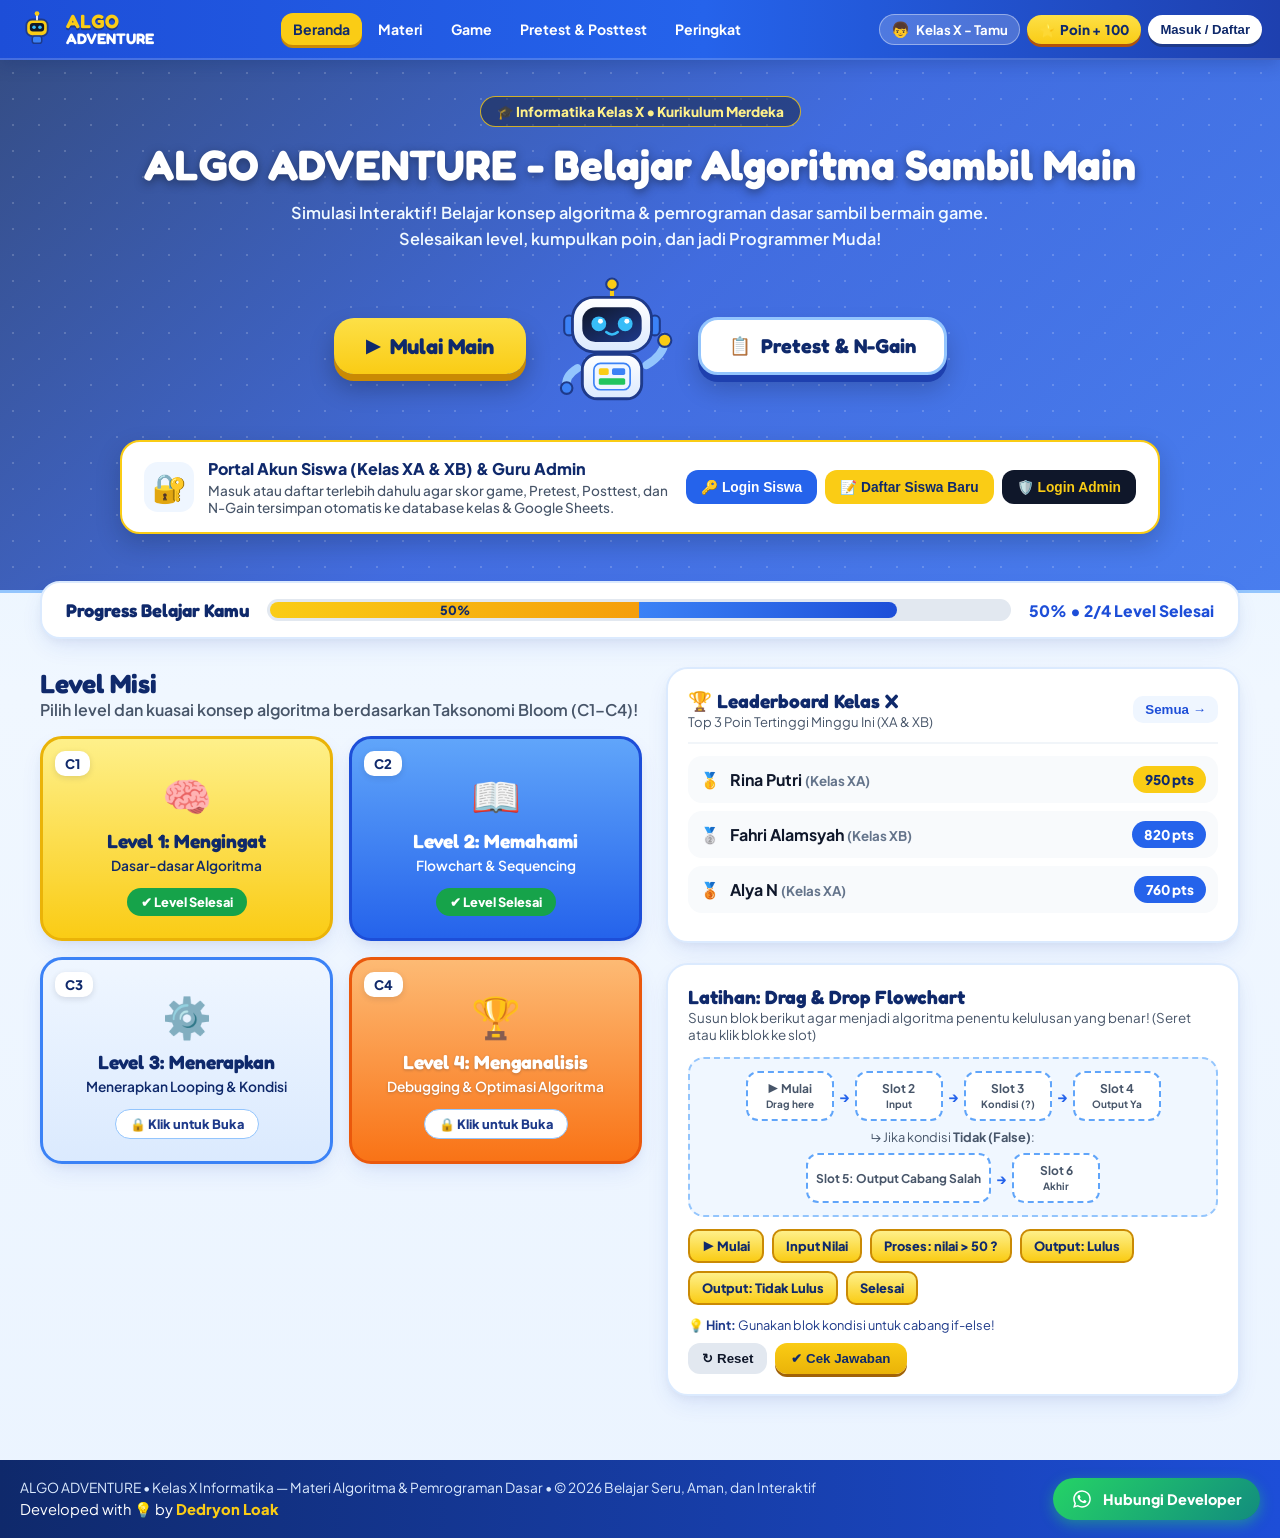
<file: index.html>
<!DOCTYPE html>
<html lang="id">
<head>
  <meta charset="UTF-8" />
  <meta name="viewport" content="width=device-width, initial-scale=1.0" />
  <title>ALGO ADVENTURE — Belajar Algoritma Sambil Main (Kelas X Informatika)</title>
  <link rel="preconnect" href="https://fonts.googleapis.com" />
  <link rel="preconnect" href="https://fonts.gstatic.com" crossorigin />
  <link href="https://fonts.googleapis.com/css2?family=Fredoka:wght@500;600;700&family=Plus+Jakarta+Sans:wght@400;500;600;700;800&display=swap" rel="stylesheet" />
  <link rel="stylesheet" href="css/style.css" />
</head>
<body>

  <!-- NAVBAR -->
  <header class="navbar">
    <div class="nav-container">
      <div class="brand" onclick="switchPage('beranda')">
        <div class="brand-logo" aria-hidden="true">
          <svg viewBox="0 0 64 64" width="38" height="38">
            <rect x="14" y="16" width="36" height="28" rx="10" fill="#FACC15" stroke="#1E3A8A" stroke-width="3"/>
            <line x1="32" y1="6" x2="32" y2="16" stroke="#FFFFFF" stroke-width="3" stroke-linecap="round"/>
            <circle cx="32" cy="6" r="4" fill="#FACC15"/>
            <rect x="20" y="22" width="24" height="14" rx="5" fill="#0F172A"/>
            <circle cx="27" cy="29" r="3" fill="#38BDF8"/>
            <circle cx="37" cy="29" r="3" fill="#38BDF8"/>
            <rect x="24" y="44" width="16" height="12" rx="4" fill="#3B82F6" stroke="#1E3A8A" stroke-width="2.5"/>
          </svg>
        </div>
        <div class="brand-text">
          <span class="brand-top">ALGO</span>
          <span class="brand-bottom">ADVENTURE</span>
        </div>
      </div>

      <nav class="nav-links" id="navLinks">
        <button class="nav-btn active" data-page="beranda" onclick="switchPage('beranda')">Beranda</button>
        <button class="nav-btn" data-page="materi" onclick="switchPage('materi')">Materi</button>
        <button class="nav-btn" data-page="game" onclick="switchPage('game')">Game</button>
        <button class="nav-btn" data-page="pretest" onclick="switchPage('pretest')">Pretest &amp; Posttest</button>
        <button class="nav-btn" data-page="peringkat" onclick="switchPage('peringkat')">Peringkat</button>
        <button class="nav-btn admin-nav-btn hidden" id="navAdminBtn" data-page="admin" onclick="switchPage('admin')">🛡️ Panel Admin</button>
      </nav>

      <div class="user-status">
        <div class="user-pill" onclick="openAuthModal()" title="Klik untuk Login / Ganti Akun">
          <span class="user-avatar" id="navUserAvatar">👦</span>
          <span id="navUserLabel">Tamu (Klik Login)</span>
        </div>
        <div class="points-pill" id="pointsPill">
          <span>⭐</span> Poin +<span id="totalPoints">100</span>
        </div>
        <button class="auth-action-btn" id="navAuthBtn" onclick="openAuthModal()">Masuk / Daftar</button>
      </div>
    </div>
  </header>

  <!-- ==================== HALAMAN 1: BERANDA ==================== -->
  <main id="page-beranda" class="page-section active">
    <section class="hero-section">
      <div class="hero-school-bg" id="heroSchoolBg"></div>
      <div class="hero-blue-overlay" id="heroBlueOverlay"></div>
      <div class="hero-circuit-pattern"></div>

      <div class="hero-content">
        <div class="hero-badge">🎓 Informatika Kelas X • Kurikulum Merdeka</div>
        <h1 class="hero-title">ALGO ADVENTURE - Belajar Algoritma Sambil Main</h1>
        <p class="hero-subtitle">
          Simulasi Interaktif! Belajar konsep algoritma &amp; pemrograman dasar sambil bermain game.<br />
          Selesaikan level, kumpulkan poin, dan jadi Programmer Muda!
        </p>

        <div class="hero-cta-row">
          <button class="btn-hero-play" onclick="openMissionModal(1)">
            <span class="play-triangle">▶</span> Mulai Main
          </button>

          <div class="hero-mascot" title="Halo! Aku AlgoBot, pemandu belajarmu!">
            <svg viewBox="0 0 160 165" width="132" height="136">
              <defs>
                <linearGradient id="botBody" x1="0" y1="0" x2="0" y2="1">
                  <stop offset="0%" stop-color="#FFFFFF"/>
                  <stop offset="100%" stop-color="#DBEAFE"/>
                </linearGradient>
                <linearGradient id="botVisor" x1="0" y1="0" x2="1" y2="1">
                  <stop offset="0%" stop-color="#0F172A"/>
                  <stop offset="100%" stop-color="#1E3A8A"/>
                </linearGradient>
              </defs>
              <line x1="80" y1="12" x2="80" y2="28" stroke="#FACC15" stroke-width="5" stroke-linecap="round"/>
              <circle cx="80" cy="10" r="7" fill="#FACC15" stroke="#1E3A8A" stroke-width="2.5"/>
              <rect x="22" y="48" width="12" height="24" rx="6" fill="#3B82F6" stroke="#1E3A8A" stroke-width="2.5"/>
              <rect x="126" y="48" width="12" height="24" rx="6" fill="#3B82F6" stroke="#1E3A8A" stroke-width="2.5"/>
              <rect x="32" y="26" width="96" height="66" rx="26" fill="url(#botBody)" stroke="#1E3A8A" stroke-width="3.5"/>
              <rect x="44" y="38" width="72" height="42" rx="16" fill="url(#botVisor)"/>
              <circle cx="64" cy="58" r="9" fill="#38BDF8"/>
              <circle cx="66" cy="55" r="3" fill="#FFFFFF"/>
              <circle cx="96" cy="58" r="9" fill="#38BDF8"/>
              <circle cx="98" cy="55" r="3" fill="#FFFFFF"/>
              <path d="M 73 68 Q 80 74 87 68" stroke="#38BDF8" stroke-width="3" fill="none" stroke-linecap="round"/>
              <path d="M 38 112 Q 22 122 25 135" stroke="#93C5FD" stroke-width="10" stroke-linecap="round" fill="none"/>
              <circle cx="25" cy="136" r="7" fill="#3B82F6" stroke="#1E3A8A" stroke-width="2.5"/>
              <path d="M 122 108 Q 142 96 144 80" stroke="#93C5FD" stroke-width="10" stroke-linecap="round" fill="none"/>
              <circle cx="144" cy="78" r="8" fill="#FACC15" stroke="#1E3A8A" stroke-width="2.5"/>
              <rect x="44" y="95" width="72" height="54" rx="18" fill="url(#botBody)" stroke="#1E3A8A" stroke-width="3.5"/>
              <rect x="58" y="106" width="44" height="32" rx="8" fill="#EFF6FF" stroke="#3B82F6" stroke-width="2"/>
              <rect x="64" y="112" width="12" height="8" rx="2" fill="#FACC15"/>
              <rect x="80" y="112" width="16" height="8" rx="2" fill="#3B82F6"/>
              <rect x="64" y="124" width="32" height="8" rx="2" fill="#22C55E"/>
            </svg>
          </div>

          <button class="btn-hero-pretest" onclick="switchPage('pretest')">
            <span class="clipboard-icon">📋</span> Pretest &amp; N-Gain
          </button>
        </div>

        <!-- CARD STATUS LOGIN / REGISTRASI SISWA & ADMIN -->
        <div class="auth-banner-card" id="authBannerCard">
          <div class="auth-banner-left">
            <div class="auth-banner-icon">🔐</div>
            <div>
              <h3 id="authBannerTitle">Portal Akun Siswa (Kelas XA &amp; XB) &amp; Guru Admin</h3>
              <p id="authBannerDesc">Masuk atau daftar terlebih dahulu agar skor game, Pretest, Posttest, dan N-Gain tersimpan otomatis ke database kelas &amp; Google Sheets.</p>
            </div>
          </div>
          <div class="auth-banner-actions" id="authBannerActions">
            <button class="btn-login-pill" onclick="openAuthModal('login')">🔑 Login Siswa</button>
            <button class="btn-register-pill" onclick="openAuthModal('register')">📝 Daftar Siswa Baru</button>
            <button class="btn-admin-pill" onclick="openAuthModal('admin')">🛡️ Login Admin</button>
          </div>
        </div>
      </div>
    </section>

    <div class="main-container">
      <!-- PROGRESS BAR -->
      <section class="progress-card">
        <div class="progress-title">Progress Belajar Kamu</div>
        <div class="progress-bar-wrapper">
          <div class="progress-track">
            <div class="progress-fill-yellow" id="progressYellow" style="width: 40%;">
              <span id="progressBadgeText">40%</span>
            </div>
            <div class="progress-fill-blue" id="progressBlue" style="width: 30%;"></div>
          </div>
        </div>
        <div class="progress-summary" id="progressSummaryText">40% • 2/4 Level Selesai</div>
      </section>

      <!-- GRID UTAMA 2 KOLOM -->
      <div class="dashboard-grid">
        <!-- KIRI: 4 LEVEL MISI (C1-C4) -->
        <section class="missions-column">
          <div class="section-header">
            <h2>Level Misi</h2>
            <p>Pilih level dan kuasai konsep algoritma berdasarkan Taksonomi Bloom (C1–C4)!</p>
          </div>

          <div class="missions-grid">
            <div class="mission-card card-c1" id="card-level-1" onclick="openMissionModal(1)">
              <span class="bloom-badge">C1</span>
              <div class="mission-icon">🧠</div>
              <h3>Level 1: Mengingat</h3>
              <p class="mission-sub">Dasar-dasar Algoritma</p>
              <div class="mission-status status-ready" id="status-level-1">✦ Siap Dimainkan</div>
            </div>

            <div class="mission-card card-c2" id="card-level-2" onclick="openMissionModal(2)">
              <span class="bloom-badge">C2</span>
              <div class="mission-icon">📖</div>
              <h3>Level 2: Memahami</h3>
              <p class="mission-sub">Flowchart &amp; Sequencing</p>
              <div class="mission-status status-active" id="status-level-2">▶ Sedang Berjalan</div>
            </div>

            <div class="mission-card card-c3" id="card-level-3" onclick="openMissionModal(3)">
              <span class="bloom-badge">C3</span>
              <div class="mission-icon">⚙️</div>
              <h3>Level 3: Menerapkan</h3>
              <p class="mission-sub">Menerapkan Looping &amp; Kondisi</p>
              <div class="mission-status status-locked" id="status-level-3">🔒 Klik untuk Buka</div>
            </div>

            <div class="mission-card card-c4" id="card-level-4" onclick="openMissionModal(4)">
              <span class="bloom-badge">C4</span>
              <div class="mission-icon">🏆</div>
              <h3>Level 4: Menganalisis</h3>
              <p class="mission-sub">Debugging &amp; Optimasi Algoritma</p>
              <div class="mission-status status-locked" id="status-level-4">🔒 Klik untuk Buka</div>
            </div>
          </div>
        </section>

        <!-- KANAN: LEADERBOARD & DRAG DROP FLOWCHART -->
        <section class="right-column">
          <div class="leaderboard-card">
            <div class="leaderboard-header">
              <div>
                <h3>🏆 Leaderboard Kelas X</h3>
                <p>Top 3 Poin Tertinggi Minggu Ini (XA &amp; XB)</p>
              </div>
              <button class="btn-mini-link" onclick="switchPage('peringkat')">Semua →</button>
            </div>
            <div class="leaderboard-list" id="miniLeaderboard"></div>
          </div>

          <div class="flowchart-card">
            <div class="flowchart-header">
              <h3>Latihan: Drag &amp; Drop Flowchart</h3>
              <p>Susun blok berikut agar menjadi algoritma penentu kelulusan yang benar! (Seret atau klik blok ke slot)</p>
            </div>

            <div class="flowchart-workspace">
              <div class="flow-row top-row">
                <div class="drop-slot" data-slot="0" id="slot-0" onclick="handleSlotClick(0)">
                  <span class="slot-placeholder">▶ Mulai<br/><small>Drag here</small></span>
                </div>
                <span class="flow-arrow">→</span>
                <div class="drop-slot" data-slot="1" id="slot-1" onclick="handleSlotClick(1)">
                  <span class="slot-placeholder">Slot 2<br/><small>Input</small></span>
                </div>
                <span class="flow-arrow">→</span>
                <div class="drop-slot" data-slot="2" id="slot-2" onclick="handleSlotClick(2)">
                  <span class="slot-placeholder">Slot 3<br/><small>Kondisi (?)</small></span>
                </div>
                <span class="flow-arrow">→</span>
                <div class="drop-slot" data-slot="3" id="slot-3" onclick="handleSlotClick(3)">
                  <span class="slot-placeholder">Slot 4<br/><small>Output Ya</small></span>
                </div>
              </div>

              <div class="flow-branch-indicator">
                <span>↳ Jika kondisi <b>Tidak (False)</b>:</span>
              </div>

              <div class="flow-row bottom-row">
                <div class="drop-slot wide-slot" data-slot="4" id="slot-4" onclick="handleSlotClick(4)">
                  <span class="slot-placeholder">Slot 5: Output Cabang Salah</span>
                </div>
                <span class="flow-arrow">→</span>
                <div class="drop-slot" data-slot="5" id="slot-5" onclick="handleSlotClick(5)">
                  <span class="slot-placeholder">Slot 6<br/><small>Akhir</small></span>
                </div>
              </div>
            </div>

            <div class="block-bank" id="blockBank"></div>

            <div class="flowchart-footer">
              <div class="hint-text">💡 <b>Hint:</b> Gunakan blok kondisi untuk cabang if-else!</div>
              <div class="flowchart-actions">
                <button class="btn-reset" onclick="resetFlowchart()">↻ Reset</button>
                <button class="btn-check" onclick="checkFlowchart()">✔ Cek Jawaban</button>
              </div>
            </div>

            <div id="flowchartFeedback" class="feedback-banner hidden"></div>
          </div>
        </section>
      </div>
    </div>
  </main>

  <!-- ==================== HALAMAN 2: MATERI ==================== -->
  <main id="page-materi" class="page-section">
    <div class="main-container">
      <div class="page-hero-banner">
        <h2>📚 Modul Materi Algoritma &amp; Pemrograman Dasar (Kelas X)</h2>
        <p>Pelajari ringkasan konsep dari C1 hingga C4 sebelum mengerjakan Pretest, Misi, dan Posttest.</p>
      </div>

      <div class="materi-grid">
        <article class="materi-box border-yellow">
          <span class="tag-bloom bg-yellow">C1 • Mengingat</span>
          <h3>1. Pengertian &amp; Ciri-Ciri Algoritma</h3>
          <p><b>Algoritma</b> adalah urutan langkah-langkah logis dan sistematis untuk menyelesaikan suatu masalah tertentu.</p>
          <ul>
            <li><b>Finiteness (Keterbatasan):</b> Algoritma harus berhenti setelah sejumlah langkah terbatas.</li>
            <li><b>Definiteness (Kepastian):</b> Setiap langkah didefinisikan secara jelas dan tidak ambigu.</li>
            <li><b>Input &amp; Output:</b> Memiliki nol atau lebih masukan dan minimal satu keluaran.</li>
            <li><b>Effectiveness (Efektivitas):</b> Setiap langkah sederhana dan dapat dikerjakan dalam waktu masuk akal.</li>
          </ul>
        </article>

        <article class="materi-box border-blue">
          <span class="tag-bloom bg-blue">C2 • Memahami</span>
          <h3>2. Simbol Flowchart &amp; Notasi Algoritma</h3>
          <p>Algoritma dapat disajikan menggunakan <b>Kalimat Deskriptif</b>, <b>Pseudocode</b>, maupun <b>Flowchart (Diagram Alir)</b>.</p>
          <ul>
            <li><b>Terminator (Oval):</b> Menyatakan titik <i>Mulai (Start)</i> dan <i>Selesai (End)</i>.</li>
            <li><b>Input / Output (Jajar Genjang):</b> Proses membaca data masukan atau menampilkan hasil.</li>
            <li><b>Proses (Persegi Panjang):</b> Pengolahan data atau perhitungan matematis.</li>
            <li><b>Decision / Kondisi (Belah Ketupat):</b> Percabangan keputusan (Ya / Tidak).</li>
          </ul>
        </article>

        <article class="materi-box border-cyan">
          <span class="tag-bloom bg-cyan">C3 • Menerapkan</span>
          <h3>3. Struktur Kontrol: Percabangan &amp; Perulangan</h3>
          <p>Dalam pemrograman dasar, alur eksekusi dikendalikan oleh tiga struktur utama:</p>
          <ul>
            <li><b>Runtunan (Sequence):</b> Instruksi dijalankan berurutan dari atas ke bawah.</li>
            <li><b>Percabangan (Selection / If-Else):</b> Memilih aksi berdasarkan kondisi logika (misal: <code>nilai &gt; 50</code>).</li>
            <li><b>Perulangan (Looping / For &amp; While):</b> Mengulang blok instruksi selama kondisi terpenuhi.</li>
          </ul>
        </article>

        <article class="materi-box border-orange">
          <span class="tag-bloom bg-orange">C4 • Menganalisis</span>
          <h3>4. Tracing, Debugging &amp; Efisiensi Algoritma</h3>
          <p>Kemampuan menganalisis jalannya program untuk menemukan kesalahan (<i>bug</i>) dan memilih solusi paling efisien.</p>
          <ul>
            <li><b>Syntax Error:</b> Kesalahan penulisan aturan bahasa pemrograman.</li>
            <li><b>Logic Error:</b> Program berjalan tanpa crash, tetapi output keliru akibat salah rumus atau kondisi.</li>
            <li><b>Infinite Loop:</b> Perulangan tanpa henti karena kondisi berhenti tidak pernah tercapai.</li>
          </ul>
        </article>
      </div>
    </div>
  </main>

  <!-- ==================== HALAMAN 3: GAME ARENA ==================== -->
  <main id="page-game" class="page-section">
    <div class="main-container">
      <div class="page-hero-banner">
        <h2>🎮 Arena Tantangan Algoritma</h2>
        <p>Selesaikan keempat level misi C1–C4 untuk mencapai 100% Progress Belajar!</p>
      </div>

      <div class="missions-grid arena-grid">
        <div class="mission-card card-c1" onclick="openMissionModal(1)">
          <span class="bloom-badge">C1</span>
          <div class="mission-icon">🧠</div>
          <h3>Level 1: Mengingat</h3>
          <p class="mission-sub">Kuis Cepat Konsep Dasar Algoritma</p>
          <div class="mission-status status-ready" id="arena-status-1">▶ Mainkan Misi 1 (+100 Poin)</div>
        </div>
        <div class="mission-card card-c2" onclick="openMissionModal(2)">
          <span class="bloom-badge">C2</span>
          <div class="mission-icon">📖</div>
          <h3>Level 2: Memahami</h3>
          <p class="mission-sub">Tebak Fungsi Simbol Flowchart</p>
          <div class="mission-status status-active" id="arena-status-2">▶ Mainkan Misi 2 (+120 Poin)</div>
        </div>
        <div class="mission-card card-c3" onclick="openMissionModal(3)">
          <span class="bloom-badge">C3</span>
          <div class="mission-icon">⚙️</div>
          <h3>Level 3: Menerapkan</h3>
          <p class="mission-sub">Simulasi Output Percabangan &amp; Loop</p>
          <div class="mission-status status-ready" id="arena-status-3">▶ Mainkan Misi 3 (+150 Poin)</div>
        </div>
        <div class="mission-card card-c4" onclick="openMissionModal(4)">
          <span class="bloom-badge">C4</span>
          <div class="mission-icon">🏆</div>
          <h3>Level 4: Menganalisis</h3>
          <p class="mission-sub">Detektif Bug &amp; Optimasi Logika</p>
          <div class="mission-status status-ready" id="arena-status-4">▶ Mainkan Misi 4 (+200 Poin)</div>
        </div>
      </div>
    </div>
  </main>

  <!-- ==================== HALAMAN 4: PRETEST, POSTTEST & N-GAIN ==================== -->
  <main id="page-pretest" class="page-section">
    <div class="main-container">
      <div class="page-hero-banner">
        <h2>📝 Evaluasi Pembelajaran: Pretest, Posttest &amp; Kalkulator N-Gain</h2>
        <p>Ukur pemahaman awal (20 Soal C1–C4) dan pemahaman akhir untuk menghitung peningkatan belajar (Normalized Gain) secara otomatis.</p>
      </div>

      <div class="ngain-dashboard">
        <div class="ngain-stat-card">
          <span class="stat-label">Skor Pretest (20 Soal)</span>
          <div class="stat-value text-blue" id="displayPretestScore">-</div>
          <span class="stat-sub" id="displayPretestDetail">Belum dikerjakan</span>
        </div>

        <div class="ngain-stat-card">
          <span class="stat-label">Skor Posttest (20 Soal)</span>
          <div class="stat-value text-amber" id="displayPosttestScore">-</div>
          <span class="stat-sub" id="displayPosttestDetail">Belum dikerjakan</span>
        </div>

        <div class="ngain-stat-card highlight-ngain">
          <span class="stat-label">Nilai N-Gain (g)</span>
          <div class="stat-value" id="displayNGainValue">-</div>
          <span class="ngain-badge" id="displayNGainCategory">Menunggu Pretest &amp; Posttest</span>
        </div>
      </div>

      <div class="ngain-formula-box">
        <div class="formula-info">
          <h4>📐 Rumus Normalized Gain (Hake, 1998)</h4>
          <p class="formula-math">
            <code>N-Gain (g) = (Skor Posttest − Skor Pretest) / (Skor Maksimal [100] − Skor Pretest)</code>
          </p>
          <div class="criteria-pills">
            <span class="crit-pill high"><b>g ≥ 0,70</b> : Tinggi (High Gain)</span>
            <span class="crit-pill med"><b>0,30 ≤ g &lt; 0,70</b> : Sedang (Medium Gain)</span>
            <span class="crit-pill low"><b>g &lt; 0,30</b> : Rendah (Low Gain)</span>
          </div>
        </div>
        <div class="test-launch-buttons">
          <button class="btn-start-test btn-pre" onclick="startQuiz('pretest')">📋 Mulai Pretest (20 Soal)</button>
          <button class="btn-start-test btn-post" onclick="startQuiz('posttest')">🚀 Mulai Posttest (20 Soal)</button>
        </div>
      </div>

      <div id="bloomBreakdownCard" class="bloom-breakdown-card hidden">
        <h3>📊 Analisis Capaian per Level Kognitif (C1 – C4)</h3>
        <div class="bloom-bars-grid" id="bloomBarsContainer"></div>
      </div>

      <div id="quizWorkspace" class="quiz-workspace hidden">
        <div class="quiz-topbar">
          <div>
            <span class="quiz-mode-badge" id="quizModeBadge">PRETEST</span>
            <h3 id="quizHeaderTitle">Pretest Algoritma Dasar (20 Soal C1–C4)</h3>
          </div>
          <div class="quiz-counter" id="quizAnsweredCount">Terjawab: 0 / 20</div>
        </div>

        <div class="question-nav-pills" id="questionNavPills"></div>

        <div id="questionsContainer" class="questions-list"></div>

        <div class="quiz-submit-bar">
          <button type="button" class="btn-reset" onclick="cancelQuiz()">Batal</button>
          <div class="quiz-step-buttons">
            <button type="button" class="btn-nav-step" id="btnPrevQuestion" onclick="prevQuizQuestion()">← Sebelumnya</button>
            <button type="button" class="btn-next-step" id="btnNextQuestion" onclick="nextQuizQuestion()">Next →</button>
            <button type="button" class="btn-check btn-submit-quiz" onclick="submitQuiz()">✅ Selesai &amp; Hitung Skor</button>
          </div>
        </div>
      </div>

      <div id="quizResultReview" class="quiz-result-review hidden"></div>
    </div>
  </main>

  <!-- ==================== HALAMAN 5: PERINGKAT ==================== -->
  <main id="page-peringkat" class="page-section">
    <div class="main-container">
      <div class="page-hero-banner">
        <h2>🏆 Papan Peringkat Kelas X Informatika</h2>
        <p>Kumpulkan poin dari Misi C1–C4, Flowchart, Pretest, dan Posttest untuk menjadi peringkat #1!</p>
      </div>
      <div class="leaderboard-card full-lb">
        <div id="fullLeaderboardList" class="leaderboard-list"></div>
      </div>
    </div>
  </main>

  <!-- ==================== HALAMAN 6: PANEL ADMIN GURU ==================== -->
  <main id="page-admin" class="page-section">
    <div class="main-container">
      <div class="page-hero-banner admin-hero-banner">
        <div class="admin-banner-flex">
          <div>
            <h2>🛡️ Panel Kontrol Admin &amp; Guru Informatika</h2>
            <p>Kelola data login siswa Kelas XA &amp; XB, sinkronisasi Google Sheets, edit bank soal, ubah background header, dan unduh rekap nilai.</p>
          </div>
          <button class="btn-logout-admin" onclick="logoutUser()">🚪 Keluar Admin</button>
        </div>
      </div>

      <!-- TAB NAVIGASI ADMIN -->
      <div class="admin-tabs">
        <button class="admin-tab-btn active" onclick="switchAdminTab('siswa', this)">👥 Data Siswa &amp; Skor Kelas</button>
        <button class="admin-tab-btn" onclick="switchAdminTab('soal', this)">📝 Edit Soal &amp; Jawaban</button>
        <button class="admin-tab-btn" onclick="switchAdminTab('tampilan', this)">🖼️ Background Header</button>
        <button class="admin-tab-btn" onclick="switchAdminTab('gsheet', this)">📊 Database Google Sheets</button>
        <button class="admin-tab-btn" onclick="switchAdminTab('akun', this)">🔐 Akun Admin</button>
      </div>

      <!-- TAB 1: DATA SISWA & SKOR PER KELAS -->
      <section id="admin-tab-siswa" class="admin-panel-box">
        <div class="admin-toolbar">
          <div class="class-filter-group">
            <button class="filter-class-btn active" onclick="filterAdminClass('ALL', this)">Semua Kelas (<span id="countAll">0</span>)</button>
            <button class="filter-class-btn" onclick="filterAdminClass('Kelas XA', this)">Kelas XA (<span id="countXA">0</span>)</button>
            <button class="filter-class-btn" onclick="filterAdminClass('Kelas XB', this)">Kelas XB (<span id="countXB">0</span>)</button>
          </div>

          <div class="export-group">
            <button class="btn-export-excel" onclick="exportClassExcel('Kelas XA')">📥 Download Kelas XA (.xls)</button>
            <button class="btn-export-excel" onclick="exportClassExcel('Kelas XB')">📥 Download Kelas XB (.xls)</button>
            <button class="btn-export-all" onclick="exportClassExcel('ALL')">📊 Download Semua Kelas (.xls)</button>
          </div>
        </div>

        <div class="admin-table-wrapper">
          <table class="admin-table">
            <thead>
              <tr>
                <th>No</th>
                <th>Nama Siswa</th>
                <th>Kelas</th>
                <th>Password</th>
                <th>Waktu Login</th>
                <th>Poin Game</th>
                <th>Pretest</th>
                <th>Posttest</th>
                <th>N-Gain</th>
                <th>Aksi</th>
              </tr>
            </thead>
            <tbody id="adminStudentTableBody"></tbody>
          </table>
        </div>
      </section>

      <!-- TAB 2: EDIT SOAL & JAWABAN -->
      <section id="admin-tab-soal" class="admin-panel-box hidden">
        <div class="admin-soal-header">
          <div>
            <h3>✏️ Editor Bank Soal &amp; Kunci Jawaban (Pretest &amp; Posttest)</h3>
            <p>Pilih jenis tes dan nomor soal untuk mengubah teks pertanyaan, opsi pilihan ganda, kunci jawaban, atau pembahasan.</p>
          </div>
          <div class="soal-selector-row">
            <select id="adminQuizTypeSelect" onchange="loadAdminQuestionEditor()">
              <option value="pretest">Bank Soal Pretest (20 Soal)</option>
              <option value="posttest">Bank Soal Posttest (20 Soal)</option>
            </select>
            <select id="adminQuestionNumSelect" onchange="loadAdminQuestionEditor()"></select>
          </div>
        </div>

        <form class="admin-question-form" onsubmit="saveAdminQuestion(event)">
          <div class="form-row-2">
            <div class="form-group">
              <label>Level Kognitif (Taksonomi Bloom)</label>
              <select id="editQLevel">
                <option value="C1">C1 - Mengingat</option>
                <option value="C2">C2 - Memahami</option>
                <option value="C3">C3 - Menerapkan</option>
                <option value="C4">C4 - Menganalisis</option>
              </select>
            </div>
            <div class="form-group">
              <label>Kunci Jawaban Benar</label>
              <select id="editQAnswer">
                <option value="0">Opsi A</option>
                <option value="1">Opsi B</option>
                <option value="2">Opsi C</option>
                <option value="3">Opsi D</option>
              </select>
            </div>
          </div>

          <div class="form-group">
            <label>Teks Pertanyaan</label>
            <textarea id="editQText" rows="3" required></textarea>
          </div>

          <div class="form-row-2">
            <div class="form-group">
              <label>Pilihan A</label>
              <input type="text" id="editQOpt0" required />
            </div>
            <div class="form-group">
              <label>Pilihan B</label>
              <input type="text" id="editQOpt1" required />
            </div>
            <div class="form-group">
              <label>Pilihan C</label>
              <input type="text" id="editQOpt2" required />
            </div>
            <div class="form-group">
              <label>Pilihan D</label>
              <input type="text" id="editQOpt3" required />
            </div>
          </div>

          <div class="form-group">
            <label>Pembahasan Jawaban</label>
            <input type="text" id="editQExp" required />
          </div>

          <div class="form-actions-right">
            <button type="button" class="btn-reset" onclick="resetDefaultQuestions()">↺ Reset ke Soal Bawaan</button>
            <button type="submit" class="btn-check">💾 Simpan Perubahan Soal</button>
          </div>
        </form>
      </section>

      <!-- TAB 3: GANTI GAMBAR BACKGROUND HEADER -->
      <section id="admin-tab-tampilan" class="admin-panel-box hidden">
        <h3>🖼️ Pengaturan Gambar Background Header (Area Hero Sekolah)</h3>
        <p>Ganti foto gedung sekolah di bagian atas beranda menggunakan tautan gambar (URL) atau unggah file gambar dari perangkat Anda.</p>

        <div class="bg-editor-grid">
          <div class="bg-editor-controls">
            <div class="form-group">
              <label>URL Gambar Background Sekolah</label>
              <input type="url" id="headerBgUrlInput" placeholder="https://contoh.com/foto-sekolah.jpg" />
            </div>

            <div class="form-group">
              <label>Atau Pilih Gambar dari Komputer / HP</label>
              <input type="file" id="headerBgFileInput" accept="image/*" onchange="handleHeaderBgUpload(event)" />
            </div>

            <div class="form-group">
              <label>Tingkat Opacity Lapisan Biru: <span id="opacityValLabel">82%</span></label>
              <input type="range" id="headerOpacityRange" min="40" max="95" value="82" oninput="previewHeaderOpacity(this.value)" />
            </div>

            <div class="form-actions-left">
              <button type="button" class="btn-check" onclick="applyHeaderBgSettings()">💾 Terapkan Background Header</button>
              <button type="button" class="btn-reset" onclick="resetHeaderBgSettings()">↺ Reset Default Sekolah</button>
            </div>
          </div>

          <div class="bg-preview-card">
            <div class="bg-preview-box" id="adminBgPreviewBox">
              <div class="bg-preview-overlay" id="adminBgPreviewOverlay"></div>
              <div class="bg-preview-text">
                <strong>ALGO ADVENTURE</strong>
                <span>Pratinjau Background Header Sekolah</span>
              </div>
            </div>
          </div>
        </div>
      </section>

      <!-- TAB 4: DATABASE GOOGLE SHEETS -->
      <section id="admin-tab-gsheet" class="admin-panel-box hidden">
        <h3>📊 Integrasi Database Google Sheets (Real-Time Sync)</h3>
        <p>Hubungkan aplikasi ini ke Google Sheets Anda agar setiap siswa yang mendaftar, login, atau menyelesaikan tes otomatis tercatat di spreadsheet Anda.</p>

        <div class="gsheet-config-card">
          <div class="form-group">
            <label>URL Web App Google Apps Script</label>
            <input type="url" id="googleSheetUrlInput" placeholder="https://script.google.com/macros/s/AKfycb.../exec" />
          </div>
          <div class="form-actions-left">
            <button class="btn-check" onclick="saveGoogleSheetUrl()">💾 Simpan &amp; Aktifkan Koneksi</button>
            <button class="btn-login-pill" onclick="syncAllToGoogleSheet()">🔄 Sinkronkan Semua Data Sekarang</button>
          </div>
          <p class="gsheet-status-text" id="gsheetStatusText">Status: Penyimpanan Lokal Aktif (Siap dihubungkan ke Google Sheets)</p>
        </div>

        <div class="apps-script-guide">
          <h4>📋 Panduan Cepat Membuat Database Google Sheets (3 Langkah):</h4>
          <ol>
            <li>Buka <b>Google Sheets</b> baru, beri nama sheet <code>DataSiswa</code>, lalu klik menu <b>Ekstensi → Apps Script</b>.</li>
            <li>Salin dan tempel kode di bawah ini ke editor Apps Script, lalu klik <b>Terapkan (Deploy) → Deployment baru → Aplikasi web</b> (Akses: <i>Siapa saja / Anyone</i>).</li>
            <li>Salin <b>URL Aplikasi Web</b> yang muncul dan tempelkan ke kolom di atas.</li>
          </ol>
          <div class="code-box-header">
            <span>Kode Google Apps Script (Code.gs)</span>
            <button class="btn-copy-code" onclick="copyAppsScriptCode()">📋 Salin Kode</button>
          </div>
          <pre id="appsScriptCodeBlock" class="apps-script-code">function doPost(e) {
  var ss = SpreadsheetApp.getActiveSpreadsheet();
  var sheet = ss.getSheetByName("DataSiswa") || ss.insertSheet("DataSiswa");
  if (sheet.getLastRow() === 0) {
    sheet.appendRow(["Waktu Update", "Nama Siswa", "Kelas", "Password", "Waktu Login", "Poin Game", "Skor Pretest", "Skor Posttest", "N-Gain", "Kategori"]);
  }
  var data = JSON.parse(e.postData.contents);
  var rows = sheet.getDataRange().getValues();
  var foundRow = -1;
  for (var i = 1; i &lt; rows.length; i++) {
    if (rows[i][1] === data.name &amp;&amp; rows[i][2] === data.kelas) {
      foundRow = i + 1;
      break;
    }
  }
  var rowValues = [new Date(), data.name, data.kelas, data.password, data.lastLogin, data.points, data.pretest ?? "-", data.posttest ?? "-", data.ngain ?? "-", data.ngainCategory ?? "-"];
  if (foundRow &gt; 0) {
    sheet.getRange(foundRow, 1, 1, rowValues.length).setValues([rowValues]);
  } else {
    sheet.appendRow(rowValues);
  }
  return ContentService.createTextOutput(JSON.stringify({ status: "success" })).setMimeType(ContentService.MimeType.JSON);
}</pre>
        </div>
      </section>

      <!-- TAB 5: PENGATURAN AKUN ADMIN -->
      <section id="admin-tab-akun" class="admin-panel-box hidden">
        <h3>🔐 Pengaturan Username &amp; Password Admin</h3>
        <p>Ubah nama login (username) dan password admin untuk keamanan panel guru.</p>

        <form class="admin-cred-card" onsubmit="saveAdminCredentials(event)">
          <div class="form-row-2">
            <div class="form-group">
              <label>Username Login Admin Baru</label>
              <input type="text" id="newAdminUsernameInput" required />
            </div>
            <div class="form-group">
              <label>Password Admin Baru</label>
              <div class="password-input-wrap">
                <input type="password" id="newAdminPasswordInput" minlength="4" required />
                <button type="button" class="toggle-eye-btn" onclick="togglePasswordVisibility('newAdminPasswordInput', this)" aria-label="Lihat atau sembunyikan password">
                  <svg class="eye-open-icon" viewBox="0 0 24 24" width="20" height="20" fill="none" stroke="currentColor" stroke-width="2" stroke-linecap="round" stroke-linejoin="round"><path d="M2 12s3.5-7 10-7 10 7 10 7-3.5 7-10 7-10-7-10-7Z"/><circle cx="12" cy="12" r="3"/><path d="M5 6.5 3.5 5"/><path d="M8.5 5 7.5 3"/><path d="M12 4.5V2.5"/><path d="M15.5 5l1-2"/><path d="M19 6.5 20.5 5"/></svg>
                  <svg class="eye-closed-icon hidden" viewBox="0 0 24 24" width="20" height="20" fill="none" stroke="currentColor" stroke-width="2" stroke-linecap="round" stroke-linejoin="round"><path d="M3 10.5c2.2 3.2 5.4 4.8 9 4.8s6.8-1.6 9-4.8"/><path d="M5 12.8l-1.5 2"/><path d="M8.5 14.3l-.8 2.2"/><path d="M12 15.3v2.4"/><path d="M15.5 14.3l.8 2.2"/><path d="M19 12.8l1.5 2"/></svg>
                </button>
              </div>
            </div>
          </div>
          <div class="form-actions-left">
            <button type="submit" class="btn-check">💾 Simpan Username &amp; Password Admin</button>
            <button type="button" class="btn-reset" onclick="resetAdminCredentials()">↺ Reset Default (admin / admin123)</button>
          </div>
        </form>
      </section>
    </div>
  </main>

  <!-- MODAL LOGIN / REGISTRASI SISWA & LOGIN ADMIN -->
  <div id="authModal" class="modal-backdrop hidden">
    <div class="modal-card auth-modal-card">
      <div class="modal-header auth-modal-header">
        <span class="modal-badge">🔐 PORTAL AKUN ALGO ADVENTURE</span>
        <button class="modal-close" onclick="closeAuthModal()">✕</button>
      </div>

      <div class="auth-switch-tabs">
        <button class="auth-tab active" id="tabBtnLogin" onclick="switchAuthTab('login')">🔑 Login Siswa</button>
        <button class="auth-tab" id="tabBtnRegister" onclick="switchAuthTab('register')">📝 Daftar Siswa</button>
        <button class="auth-tab" id="tabBtnAdmin" onclick="switchAuthTab('admin')">🛡️ Admin</button>
      </div>

      <div class="modal-body">
        <form id="formStudentLogin" onsubmit="handleStudentLogin(event)">
          <div class="form-group">
            <label>Nama Lengkap Siswa</label>
            <input type="text" id="loginStudentName" placeholder="Contoh: Rina Putri" required />
          </div>
          <div class="form-group">
            <label>Kelas</label>
            <select id="loginStudentClass" required>
              <option value="Kelas XA">Kelas XA</option>
              <option value="Kelas XB">Kelas XB</option>
            </select>
          </div>
          <div class="form-group">
            <label>Password</label>
            <div class="password-input-wrap">
              <input type="password" id="loginStudentPass" placeholder="Masukkan password kamu" required />
              <button type="button" class="toggle-eye-btn" onclick="togglePasswordVisibility('loginStudentPass', this)" aria-label="Lihat atau sembunyikan password">
                <svg class="eye-open-icon" viewBox="0 0 24 24" width="20" height="20" fill="none" stroke="currentColor" stroke-width="2" stroke-linecap="round" stroke-linejoin="round"><path d="M2 12s3.5-7 10-7 10 7 10 7-3.5 7-10 7-10-7-10-7Z"/><circle cx="12" cy="12" r="3"/><path d="M5 6.5 3.5 5"/><path d="M8.5 5 7.5 3"/><path d="M12 4.5V2.5"/><path d="M15.5 5l1-2"/><path d="M19 6.5 20.5 5"/></svg>
                <svg class="eye-closed-icon hidden" viewBox="0 0 24 24" width="20" height="20" fill="none" stroke="currentColor" stroke-width="2" stroke-linecap="round" stroke-linejoin="round"><path d="M3 10.5c2.2 3.2 5.4 4.8 9 4.8s6.8-1.6 9-4.8"/><path d="M5 12.8l-1.5 2"/><path d="M8.5 14.3l-.8 2.2"/><path d="M12 15.3v2.4"/><path d="M15.5 14.3l.8 2.2"/><path d="M19 12.8l1.5 2"/></svg>
              </button>
            </div>
          </div>
          <button type="submit" class="btn-check full-width-btn">🚀 Masuk &amp; Mulai Belajar</button>
        </form>

        <form id="formStudentRegister" class="hidden" onsubmit="handleStudentRegister(event)">
          <div class="form-group">
            <label>Nama Lengkap Siswa</label>
            <input type="text" id="regStudentName" placeholder="Masukkan nama lengkap" required />
          </div>
          <div class="form-group">
            <label>Pilih Kelas</label>
            <select id="regStudentClass" required>
              <option value="Kelas XA">Kelas XA</option>
              <option value="Kelas XB">Kelas XB</option>
            </select>
          </div>
          <div class="form-group">
            <label>Buat Password</label>
            <div class="password-input-wrap">
              <input type="password" id="regStudentPass" placeholder="Minimal 4 karakter" minlength="4" required />
              <button type="button" class="toggle-eye-btn" onclick="togglePasswordVisibility('regStudentPass', this)" aria-label="Lihat atau sembunyikan password">
                <svg class="eye-open-icon" viewBox="0 0 24 24" width="20" height="20" fill="none" stroke="currentColor" stroke-width="2" stroke-linecap="round" stroke-linejoin="round"><path d="M2 12s3.5-7 10-7 10 7 10 7-3.5 7-10 7-10-7-10-7Z"/><circle cx="12" cy="12" r="3"/><path d="M5 6.5 3.5 5"/><path d="M8.5 5 7.5 3"/><path d="M12 4.5V2.5"/><path d="M15.5 5l1-2"/><path d="M19 6.5 20.5 5"/></svg>
                <svg class="eye-closed-icon hidden" viewBox="0 0 24 24" width="20" height="20" fill="none" stroke="currentColor" stroke-width="2" stroke-linecap="round" stroke-linejoin="round"><path d="M3 10.5c2.2 3.2 5.4 4.8 9 4.8s6.8-1.6 9-4.8"/><path d="M5 12.8l-1.5 2"/><path d="M8.5 14.3l-.8 2.2"/><path d="M12 15.3v2.4"/><path d="M15.5 14.3l.8 2.2"/><path d="M19 12.8l1.5 2"/></svg>
              </button>
            </div>
          </div>
          <button type="submit" class="btn-hero-play full-width-btn">✨ Daftar &amp; Simpan ke Database</button>
        </form>

        <form id="formAdminLogin" class="hidden" onsubmit="handleAdminLogin(event)">
          <div class="admin-login-note">
            Masuk sebagai <b>Guru / Admin</b> untuk melihat skor Kelas XA &amp; XB, mengubah password siswa, mengedit soal, mengganti background header, dan mengunduh rekap Excel.<br/>
            <small>Default Login: Username <code>admin</code> • Password <code>admin123</code></small>
          </div>
          <div class="form-group">
            <label>Username Admin</label>
            <input type="text" id="adminUsernameInput" placeholder="admin" required />
          </div>
          <div class="form-group">
            <label>Password Admin</label>
            <div class="password-input-wrap">
              <input type="password" id="adminPasswordInput" placeholder="••••••" required />
              <button type="button" class="toggle-eye-btn" onclick="togglePasswordVisibility('adminPasswordInput', this)" aria-label="Lihat atau sembunyikan password">
                <svg class="eye-open-icon" viewBox="0 0 24 24" width="20" height="20" fill="none" stroke="currentColor" stroke-width="2" stroke-linecap="round" stroke-linejoin="round"><path d="M2 12s3.5-7 10-7 10 7 10 7-3.5 7-10 7-10-7-10-7Z"/><circle cx="12" cy="12" r="3"/><path d="M5 6.5 3.5 5"/><path d="M8.5 5 7.5 3"/><path d="M12 4.5V2.5"/><path d="M15.5 5l1-2"/><path d="M19 6.5 20.5 5"/></svg>
                <svg class="eye-closed-icon hidden" viewBox="0 0 24 24" width="20" height="20" fill="none" stroke="currentColor" stroke-width="2" stroke-linecap="round" stroke-linejoin="round"><path d="M3 10.5c2.2 3.2 5.4 4.8 9 4.8s6.8-1.6 9-4.8"/><path d="M5 12.8l-1.5 2"/><path d="M8.5 14.3l-.8 2.2"/><path d="M12 15.3v2.4"/><path d="M15.5 14.3l.8 2.2"/><path d="M19 12.8l1.5 2"/></svg>
              </button>
            </div>
          </div>
          <button type="submit" class="btn-admin-submit full-width-btn">🛡️ Masuk Panel Admin</button>
        </form>

        <div id="activeAccountBox" class="active-account-box hidden">
          <p>Sedang masuk sebagai: <strong id="activeAccountSummary"></strong></p>
          <button type="button" class="btn-logout-admin" onclick="logoutUser()">🚪 Keluar Akun (Logout)</button>
        </div>
      </div>
    </div>
  </div>

  <!-- MODAL MISI INTERAKTIF -->
  <div id="missionModal" class="modal-backdrop hidden">
    <div class="modal-card">
      <div class="modal-header" id="modalHeader">
        <div>
          <span class="modal-badge" id="modalBloomBadge">C1</span>
          <h3 id="modalTitle">Level 1: Mengingat</h3>
        </div>
        <button class="modal-close" onclick="closeMissionModal()">✕</button>
      </div>
      <div class="modal-body" id="modalBody"></div>
    </div>
  </div>

  <!-- FOOTER -->
  <footer class="main-footer">
    <div class="footer-container">
      <div class="footer-info">
        <p class="footer-main-text">
          ALGO ADVENTURE • Kelas X Informatika — Materi Algoritma &amp; Pemrograman Dasar • © 2026 Belajar Seru, Aman, dan Interaktif
        </p>
        <p class="footer-dev-text">
          Developed with 💡 by <span class="dev-name">Dedryon Loak</span>
        </p>
      </div>

      <a
        href="https://wa.me/6281237224867?text=Halo%20Kak%20Dedryon%20Loak,%20saya%20ingin%20bertanya%20tentang%20media%20pembelajaran%20ALGO%20ADVENTURE"
        target="_blank"
        rel="noopener noreferrer"
        class="whatsapp-contact-btn"
        title="Hubungi Developer Dedryon Loak via WhatsApp (+62 812-3722-4867)"
      >
        <span class="wa-icon-wrapper" aria-hidden="true">
          <svg viewBox="0 0 32 32" width="22" height="22" fill="currentColor">
            <path d="M16.004 3.2c-7.06 0-12.8 5.74-12.8 12.8 0 2.256.59 4.458 1.71 6.4L3.2 28.8l6.58-1.726a12.74 12.74 0 0 0 6.224 1.622h.006c7.058 0 12.796-5.74 12.796-12.8 0-3.42-1.332-6.636-3.75-9.054A12.714 12.714 0 0 0 16.004 3.2zm0 23.336h-.004a10.58 10.58 0 0 1-5.394-1.476l-.386-.23-3.904 1.024 1.042-3.806-.252-.4a10.562 10.562 0 0 1-1.62-5.648c0-5.844 4.756-10.6 10.604-10.6 2.832 0 5.494 1.104 7.496 3.106a10.532 10.532 0 0 1 3.102 7.498c0 5.846-4.758 10.532-10.684 10.532zm5.816-7.94c-.318-.16-1.884-.93-2.176-1.036-.292-.106-.504-.16-.716.16-.212.318-.822 1.036-1.008 1.248-.186.212-.372.24-.69.08-.318-.16-1.344-.496-2.56-1.58-.946-.844-1.586-1.886-1.772-2.204-.186-.318-.02-.49.14-.648.144-.142.318-.372.478-.558.16-.186.212-.318.318-.53.106-.212.054-.398-.026-.558-.08-.16-.716-1.726-.982-2.364-.258-.62-.52-.536-.716-.546l-.61-.01c-.212 0-.558.08-.85.398-.292.318-1.114 1.088-1.114 2.654 0 1.566 1.14 3.078 1.3 3.29.16.212 2.244 3.426 5.436 4.804.76.328 1.352.524 1.814.67.762.242 1.456.208 2.004.126.612-.092 1.884-.77 2.15-1.514.266-.744.266-1.38.186-1.514-.08-.132-.292-.212-.61-.372z"/>
          </svg>
        </span>
        <span class="wa-text">Hubungi Developer</span>
      </a>
    </div>
  </footer>

  <!-- KONEKSI KE SEMUA FILE JAVASCRIPT SECARA MODULAR -->
  <script src="js/data.js"></script>
  <script src="js/auth-admin.js"></script>
  <script src="js/game-quiz.js"></script>
  <script src="js/app.js"></script>
</body>
</html>
</file>
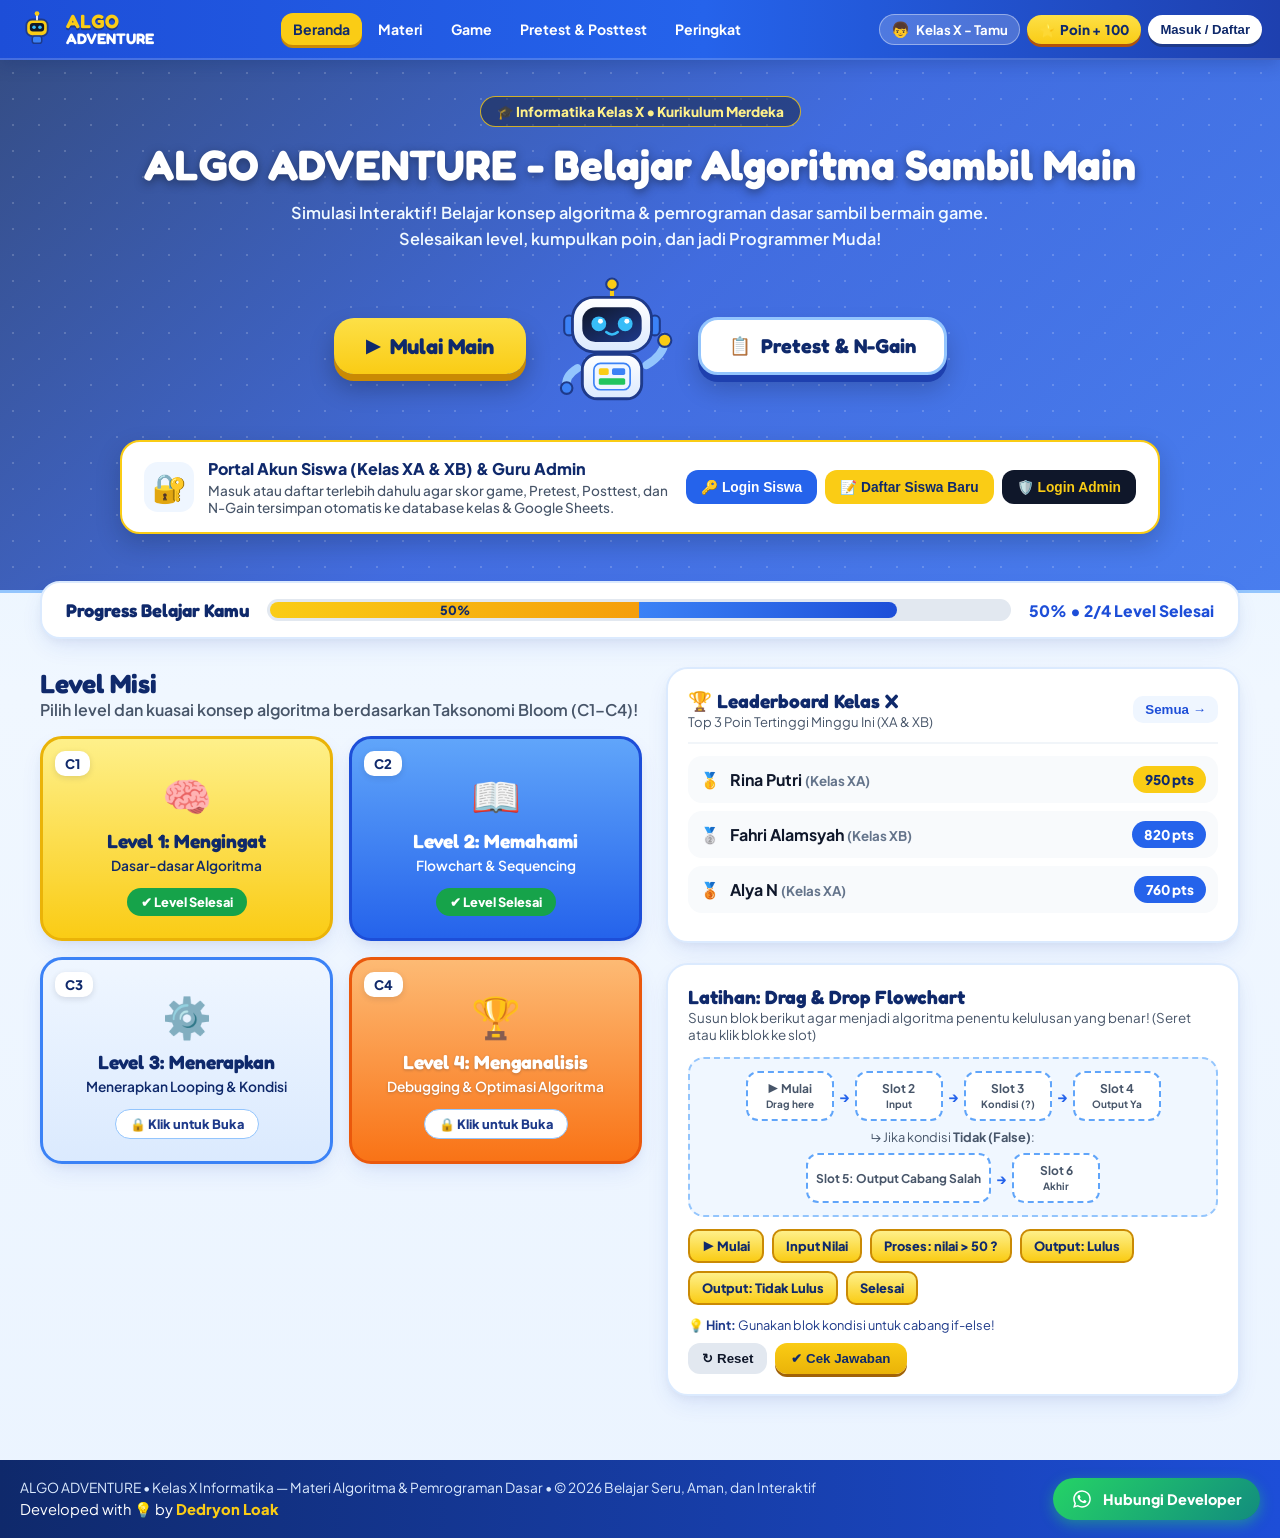
<file: algo-adventure_index.html>
<!DOCTYPE html>
<html lang="id">
<head>
  <meta charset="UTF-8" />
  <meta name="viewport" content="width=device-width, initial-scale=1.0" />
  <title>ALGO ADVENTURE — Belajar Algoritma Sambil Main (Kelas X Informatika)</title>
  <link rel="preconnect" href="https://fonts.googleapis.com" />
  <link rel="preconnect" href="https://fonts.gstatic.com" crossorigin />
  <link href="https://fonts.googleapis.com/css2?family=Fredoka:wght@500;600;700&family=Plus+Jakarta+Sans:wght@400;500;600;700;800&display=swap" rel="stylesheet" />
  <link rel="stylesheet" href="css/style.css" />
</head>
<body>

  <!-- NAVBAR -->
  <header class="navbar">
    <div class="nav-container">
      <div class="brand" onclick="switchPage('beranda')">
        <div class="brand-logo" aria-hidden="true">
          <svg viewBox="0 0 64 64" width="38" height="38">
            <rect x="14" y="16" width="36" height="28" rx="10" fill="#FACC15" stroke="#1E3A8A" stroke-width="3"/>
            <line x1="32" y1="6" x2="32" y2="16" stroke="#FFFFFF" stroke-width="3" stroke-linecap="round"/>
            <circle cx="32" cy="6" r="4" fill="#FACC15"/>
            <rect x="20" y="22" width="24" height="14" rx="5" fill="#0F172A"/>
            <circle cx="27" cy="29" r="3" fill="#38BDF8"/>
            <circle cx="37" cy="29" r="3" fill="#38BDF8"/>
            <rect x="24" y="44" width="16" height="12" rx="4" fill="#3B82F6" stroke="#1E3A8A" stroke-width="2.5"/>
          </svg>
        </div>
        <div class="brand-text">
          <span class="brand-top">ALGO</span>
          <span class="brand-bottom">ADVENTURE</span>
        </div>
      </div>

      <nav class="nav-links" id="navLinks">
        <button class="nav-btn active" data-page="beranda" onclick="switchPage('beranda')">Beranda</button>
        <button class="nav-btn" data-page="materi" onclick="switchPage('materi')">Materi</button>
        <button class="nav-btn" data-page="game" onclick="switchPage('game')">Game</button>
        <button class="nav-btn" data-page="pretest" onclick="switchPage('pretest')">Pretest &amp; Posttest</button>
        <button class="nav-btn" data-page="peringkat" onclick="switchPage('peringkat')">Peringkat</button>
        <button class="nav-btn admin-nav-btn hidden" id="navAdminBtn" data-page="admin" onclick="switchPage('admin')">🛡️ Panel Admin</button>
      </nav>

      <div class="user-status">
        <div class="user-pill" onclick="openAuthModal()" title="Klik untuk Login / Ganti Akun">
          <span class="user-avatar" id="navUserAvatar">👦</span>
          <span id="navUserLabel">Tamu (Klik Login)</span>
        </div>
        <div class="points-pill" id="pointsPill">
          <span>⭐</span> Poin +<span id="totalPoints">100</span>
        </div>
        <button class="auth-action-btn" id="navAuthBtn" onclick="openAuthModal()">Masuk / Daftar</button>
      </div>
    </div>
  </header>

  <!-- ==================== HALAMAN 1: BERANDA ==================== -->
  <main id="page-beranda" class="page-section active">
    <!-- HERO SECTION DENGAN GAMBAR SEKOLAH & OVERLAY BIRU -->
    <section class="hero-section">
      <div class="hero-school-bg" id="heroSchoolBg"></div>
      <div class="hero-blue-overlay" id="heroBlueOverlay"></div>
      <div class="hero-circuit-pattern"></div>

      <div class="hero-content">
        <div class="hero-badge">🎓 Informatika Kelas X • Kurikulum Merdeka</div>
        <h1 class="hero-title">ALGO ADVENTURE - Belajar Algoritma Sambil Main</h1>
        <p class="hero-subtitle">
          Simulasi Interaktif! Belajar konsep algoritma &amp; pemrograman dasar sambil bermain game.<br />
          Selesaikan level, kumpulkan poin, dan jadi Programmer Muda!
        </p>

        <div class="hero-cta-row">
          <button class="btn-hero-play" onclick="openMissionModal(1)">
            <span class="play-triangle">▶</span> Mulai Main
          </button>

          <!-- MASKOT ROBOT SVG -->
          <div class="hero-mascot" title="Halo! Aku AlgoBot, pemandu belajarmu!">
            <svg viewBox="0 0 160 165" width="132" height="136">
              <defs>
                <linearGradient id="botBody" x1="0" y1="0" x2="0" y2="1">
                  <stop offset="0%" stop-color="#FFFFFF"/>
                  <stop offset="100%" stop-color="#DBEAFE"/>
                </linearGradient>
                <linearGradient id="botVisor" x1="0" y1="0" x2="1" y2="1">
                  <stop offset="0%" stop-color="#0F172A"/>
                  <stop offset="100%" stop-color="#1E3A8A"/>
                </linearGradient>
              </defs>
              <line x1="80" y1="12" x2="80" y2="28" stroke="#FACC15" stroke-width="5" stroke-linecap="round"/>
              <circle cx="80" cy="10" r="7" fill="#FACC15" stroke="#1E3A8A" stroke-width="2.5"/>
              <rect x="22" y="48" width="12" height="24" rx="6" fill="#3B82F6" stroke="#1E3A8A" stroke-width="2.5"/>
              <rect x="126" y="48" width="12" height="24" rx="6" fill="#3B82F6" stroke="#1E3A8A" stroke-width="2.5"/>
              <rect x="32" y="26" width="96" height="66" rx="26" fill="url(#botBody)" stroke="#1E3A8A" stroke-width="3.5"/>
              <rect x="44" y="38" width="72" height="42" rx="16" fill="url(#botVisor)"/>
              <circle cx="64" cy="58" r="9" fill="#38BDF8"/>
              <circle cx="66" cy="55" r="3" fill="#FFFFFF"/>
              <circle cx="96" cy="58" r="9" fill="#38BDF8"/>
              <circle cx="98" cy="55" r="3" fill="#FFFFFF"/>
              <path d="M 73 68 Q 80 74 87 68" stroke="#38BDF8" stroke-width="3" fill="none" stroke-linecap="round"/>
              <path d="M 38 112 Q 22 122 25 135" stroke="#93C5FD" stroke-width="10" stroke-linecap="round" fill="none"/>
              <circle cx="25" cy="136" r="7" fill="#3B82F6" stroke="#1E3A8A" stroke-width="2.5"/>
              <path d="M 122 108 Q 142 96 144 80" stroke="#93C5FD" stroke-width="10" stroke-linecap="round" fill="none"/>
              <circle cx="144" cy="78" r="8" fill="#FACC15" stroke="#1E3A8A" stroke-width="2.5"/>
              <rect x="44" y="95" width="72" height="54" rx="18" fill="url(#botBody)" stroke="#1E3A8A" stroke-width="3.5"/>
              <rect x="58" y="106" width="44" height="32" rx="8" fill="#EFF6FF" stroke="#3B82F6" stroke-width="2"/>
              <rect x="64" y="112" width="12" height="8" rx="2" fill="#FACC15"/>
              <rect x="80" y="112" width="16" height="8" rx="2" fill="#3B82F6"/>
              <rect x="64" y="124" width="32" height="8" rx="2" fill="#22C55E"/>
            </svg>
          </div>

          <button class="btn-hero-pretest" onclick="switchPage('pretest')">
            <span class="clipboard-icon">📋</span> Pretest &amp; N-Gain
          </button>
        </div>

        <!-- CARD STATUS LOGIN / REGISTRASI SISWA & ADMIN -->
        <div class="auth-banner-card" id="authBannerCard">
          <div class="auth-banner-left">
            <div class="auth-banner-icon">🔐</div>
            <div>
              <h3 id="authBannerTitle">Portal Akun Siswa (Kelas XA &amp; XB) &amp; Guru Admin</h3>
              <p id="authBannerDesc">Masuk atau daftar terlebih dahulu agar skor game, Pretest, Posttest, dan N-Gain tersimpan otomatis ke database kelas &amp; Google Sheets.</p>
            </div>
          </div>
          <div class="auth-banner-actions" id="authBannerActions">
            <button class="btn-login-pill" onclick="openAuthModal('login')">🔑 Login Siswa</button>
            <button class="btn-register-pill" onclick="openAuthModal('register')">📝 Daftar Siswa Baru</button>
            <button class="btn-admin-pill" onclick="openAuthModal('admin')">🛡️ Login Admin</button>
          </div>
        </div>
      </div>
    </section>

    <div class="main-container">
      <!-- PROGRESS BAR -->
      <section class="progress-card">
        <div class="progress-title">Progress Belajar Kamu</div>
        <div class="progress-bar-wrapper">
          <div class="progress-track">
            <div class="progress-fill-yellow" id="progressYellow" style="width: 40%;">
              <span id="progressBadgeText">40%</span>
            </div>
            <div class="progress-fill-blue" id="progressBlue" style="width: 30%;"></div>
          </div>
        </div>
        <div class="progress-summary" id="progressSummaryText">40% • 2/4 Level Selesai</div>
      </section>

      <!-- GRID UTAMA 2 KOLOM -->
      <div class="dashboard-grid">
        <!-- KIRI: 4 LEVEL MISI (C1-C4) -->
        <section class="missions-column">
          <div class="section-header">
            <h2>Level Misi</h2>
            <p>Pilih level dan kuasai konsep algoritma berdasarkan Taksonomi Bloom (C1–C4)!</p>
          </div>

          <div class="missions-grid">
            <!-- LEVEL 1: C1 -->
            <div class="mission-card card-c1" id="card-level-1" onclick="openMissionModal(1)">
              <span class="bloom-badge">C1</span>
              <div class="mission-icon">🧠</div>
              <h3>Level 1: Mengingat</h3>
              <p class="mission-sub">Dasar-dasar Algoritma</p>
              <div class="mission-status status-ready" id="status-level-1">✦ Siap Dimainkan</div>
            </div>

            <!-- LEVEL 2: C2 -->
            <div class="mission-card card-c2" id="card-level-2" onclick="openMissionModal(2)">
              <span class="bloom-badge">C2</span>
              <div class="mission-icon">📖</div>
              <h3>Level 2: Memahami</h3>
              <p class="mission-sub">Flowchart &amp; Sequencing</p>
              <div class="mission-status status-active" id="status-level-2">▶ Sedang Berjalan</div>
            </div>

            <!-- LEVEL 3: C3 -->
            <div class="mission-card card-c3" id="card-level-3" onclick="openMissionModal(3)">
              <span class="bloom-badge">C3</span>
              <div class="mission-icon">⚙️</div>
              <h3>Level 3: Menerapkan</h3>
              <p class="mission-sub">Menerapkan Looping &amp; Kondisi</p>
              <div class="mission-status status-locked" id="status-level-3">🔒 Klik untuk Buka</div>
            </div>

            <!-- LEVEL 4: C4 -->
            <div class="mission-card card-c4" id="card-level-4" onclick="openMissionModal(4)">
              <span class="bloom-badge">C4</span>
              <div class="mission-icon">🏆</div>
              <h3>Level 4: Menganalisis</h3>
              <p class="mission-sub">Debugging &amp; Optimasi Algoritma</p>
              <div class="mission-status status-locked" id="status-level-4">🔒 Klik untuk Buka</div>
            </div>
          </div>
        </section>

        <!-- KANAN: LEADERBOARD & DRAG DROP FLOWCHART -->
        <section class="right-column">
          <!-- LEADERBOARD -->
          <div class="leaderboard-card">
            <div class="leaderboard-header">
              <div>
                <h3>🏆 Leaderboard Kelas X</h3>
                <p>Top 3 Poin Tertinggi Minggu Ini (XA &amp; XB)</p>
              </div>
              <button class="btn-mini-link" onclick="switchPage('peringkat')">Semua →</button>
            </div>
            <div class="leaderboard-list" id="miniLeaderboard"></div>
          </div>

          <!-- DRAG & DROP FLOWCHART -->
          <div class="flowchart-card">
            <div class="flowchart-header">
              <h3>Latihan: Drag &amp; Drop Flowchart</h3>
              <p>Susun blok berikut agar menjadi algoritma penentu kelulusan yang benar! (Seret atau klik blok ke slot)</p>
            </div>

            <div class="flowchart-workspace">
              <div class="flow-row top-row">
                <div class="drop-slot" data-slot="0" id="slot-0" onclick="handleSlotClick(0)">
                  <span class="slot-placeholder">▶ Mulai<br/><small>Drag here</small></span>
                </div>
                <span class="flow-arrow">→</span>
                <div class="drop-slot" data-slot="1" id="slot-1" onclick="handleSlotClick(1)">
                  <span class="slot-placeholder">Slot 2<br/><small>Input</small></span>
                </div>
                <span class="flow-arrow">→</span>
                <div class="drop-slot" data-slot="2" id="slot-2" onclick="handleSlotClick(2)">
                  <span class="slot-placeholder">Slot 3<br/><small>Kondisi (?)</small></span>
                </div>
                <span class="flow-arrow">→</span>
                <div class="drop-slot" data-slot="3" id="slot-3" onclick="handleSlotClick(3)">
                  <span class="slot-placeholder">Slot 4<br/><small>Output Ya</small></span>
                </div>
              </div>

              <div class="flow-branch-indicator">
                <span>↳ Jika kondisi <b>Tidak (False)</b>:</span>
              </div>

              <div class="flow-row bottom-row">
                <div class="drop-slot wide-slot" data-slot="4" id="slot-4" onclick="handleSlotClick(4)">
                  <span class="slot-placeholder">Slot 5: Output Cabang Salah</span>
                </div>
                <span class="flow-arrow">→</span>
                <div class="drop-slot" data-slot="5" id="slot-5" onclick="handleSlotClick(5)">
                  <span class="slot-placeholder">Slot 6<br/><small>Akhir</small></span>
                </div>
              </div>
            </div>

            <div class="block-bank" id="blockBank"></div>

            <div class="flowchart-footer">
              <div class="hint-text">💡 <b>Hint:</b> Gunakan blok kondisi untuk cabang if-else!</div>
              <div class="flowchart-actions">
                <button class="btn-reset" onclick="resetFlowchart()">↻ Reset</button>
                <button class="btn-check" onclick="checkFlowchart()">✔ Cek Jawaban</button>
              </div>
            </div>

            <div id="flowchartFeedback" class="feedback-banner hidden"></div>
          </div>
        </section>
      </div>
    </div>
  </main>

  <!-- ==================== HALAMAN 2: MATERI ==================== -->
  <main id="page-materi" class="page-section">
    <div class="main-container">
      <div class="page-hero-banner">
        <h2>📚 Modul Materi Algoritma &amp; Pemrograman Dasar (Kelas X)</h2>
        <p>Pelajari ringkasan konsep dari C1 hingga C4 sebelum mengerjakan Pretest, Misi, dan Posttest.</p>
      </div>

      <div class="materi-grid">
        <article class="materi-box border-yellow">
          <span class="tag-bloom bg-yellow">C1 • Mengingat</span>
          <h3>1. Pengertian &amp; Ciri-Ciri Algoritma</h3>
          <p><b>Algoritma</b> adalah urutan langkah-langkah logis dan sistematis untuk menyelesaikan suatu masalah tertentu.</p>
          <ul>
            <li><b>Finiteness (Keterbatasan):</b> Algoritma harus berhenti setelah sejumlah langkah terbatas.</li>
            <li><b>Definiteness (Kepastian):</b> Setiap langkah didefinisikan secara jelas dan tidak ambigu.</li>
            <li><b>Input &amp; Output:</b> Memiliki nol atau lebih masukan dan minimal satu keluaran.</li>
            <li><b>Effectiveness (Efektivitas):</b> Setiap langkah sederhana dan dapat dikerjakan dalam waktu masuk akal.</li>
          </ul>
        </article>

        <article class="materi-box border-blue">
          <span class="tag-bloom bg-blue">C2 • Memahami</span>
          <h3>2. Simbol Flowchart &amp; Notasi Algoritma</h3>
          <p>Algoritma dapat disajikan menggunakan <b>Kalimat Deskriptif</b>, <b>Pseudocode</b>, maupun <b>Flowchart (Diagram Alir)</b>.</p>
          <ul>
            <li><b>Terminator (Oval):</b> Menyatakan titik <i>Mulai (Start)</i> dan <i>Selesai (End)</i>.</li>
            <li><b>Input / Output (Jajar Genjang):</b> Proses membaca data masukan atau menampilkan hasil.</li>
            <li><b>Proses (Persegi Panjang):</b> Pengolahan data atau perhitungan matematis.</li>
            <li><b>Decision / Kondisi (Belah Ketupat):</b> Percabangan keputusan (Ya / Tidak).</li>
          </ul>
        </article>

        <article class="materi-box border-cyan">
          <span class="tag-bloom bg-cyan">C3 • Menerapkan</span>
          <h3>3. Struktur Kontrol: Percabangan &amp; Perulangan</h3>
          <p>Dalam pemrograman dasar, alur eksekusi dikendalikan oleh tiga struktur utama:</p>
          <ul>
            <li><b>Runtunan (Sequence):</b> Instruksi dijalankan berurutan dari atas ke bawah.</li>
            <li><b>Percabangan (Selection / If-Else):</b> Memilih aksi berdasarkan kondisi logika (misal: <code>nilai &gt; 50</code>).</li>
            <li><b>Perulangan (Looping / For &amp; While):</b> Mengulang blok instruksi selama kondisi terpenuhi.</li>
          </ul>
        </article>

        <article class="materi-box border-orange">
          <span class="tag-bloom bg-orange">C4 • Menganalisis</span>
          <h3>4. Tracing, Debugging &amp; Efisiensi Algoritma</h3>
          <p>Kemampuan menganalisis jalannya program untuk menemukan kesalahan (<i>bug</i>) dan memilih solusi paling efisien.</p>
          <ul>
            <li><b>Syntax Error:</b> Kesalahan penulisan aturan bahasa pemrograman.</li>
            <li><b>Logic Error:</b> Program berjalan tanpa crash, tetapi output keliru akibat salah rumus atau kondisi.</li>
            <li><b>Infinite Loop:</b> Perulangan tanpa henti karena kondisi berhenti tidak pernah tercapai.</li>
          </ul>
        </article>
      </div>
    </div>
  </main>

  <!-- ==================== HALAMAN 3: GAME ARENA ==================== -->
  <main id="page-game" class="page-section">
    <div class="main-container">
      <div class="page-hero-banner">
        <h2>🎮 Arena Tantangan Algoritma</h2>
        <p>Selesaikan keempat level misi C1–C4 untuk mencapai 100% Progress Belajar!</p>
      </div>

      <div class="missions-grid arena-grid">
        <div class="mission-card card-c1" onclick="openMissionModal(1)">
          <span class="bloom-badge">C1</span>
          <div class="mission-icon">🧠</div>
          <h3>Level 1: Mengingat</h3>
          <p class="mission-sub">Kuis Cepat Konsep Dasar Algoritma</p>
          <div class="mission-status status-ready" id="arena-status-1">▶ Mainkan Misi 1 (+100 Poin)</div>
        </div>
        <div class="mission-card card-c2" onclick="openMissionModal(2)">
          <span class="bloom-badge">C2</span>
          <div class="mission-icon">📖</div>
          <h3>Level 2: Memahami</h3>
          <p class="mission-sub">Tebak Fungsi Simbol Flowchart</p>
          <div class="mission-status status-active" id="arena-status-2">▶ Mainkan Misi 2 (+120 Poin)</div>
        </div>
        <div class="mission-card card-c3" onclick="openMissionModal(3)">
          <span class="bloom-badge">C3</span>
          <div class="mission-icon">⚙️</div>
          <h3>Level 3: Menerapkan</h3>
          <p class="mission-sub">Simulasi Output Percabangan &amp; Loop</p>
          <div class="mission-status status-ready" id="arena-status-3">▶ Mainkan Misi 3 (+150 Poin)</div>
        </div>
        <div class="mission-card card-c4" onclick="openMissionModal(4)">
          <span class="bloom-badge">C4</span>
          <div class="mission-icon">🏆</div>
          <h3>Level 4: Menganalisis</h3>
          <p class="mission-sub">Detektif Bug &amp; Optimasi Logika</p>
          <div class="mission-status status-ready" id="arena-status-4">▶ Mainkan Misi 4 (+200 Poin)</div>
        </div>
      </div>
    </div>
  </main>

  <!-- ==================== HALAMAN 4: PRETEST, POSTTEST & N-GAIN ==================== -->
  <main id="page-pretest" class="page-section">
    <div class="main-container">
      <div class="page-hero-banner">
        <h2>📝 Evaluasi Pembelajaran: Pretest, Posttest &amp; Kalkulator N-Gain</h2>
        <p>Ukur pemahaman awal (20 Soal C1–C4) dan pemahaman akhir untuk menghitung peningkatan belajar (Normalized Gain) secara otomatis.</p>
      </div>

      <!-- KARTU RINGKASAN SKOR & N-GAIN -->
      <div class="ngain-dashboard">
        <div class="ngain-stat-card">
          <span class="stat-label">Skor Pretest (20 Soal)</span>
          <div class="stat-value text-blue" id="displayPretestScore">-</div>
          <span class="stat-sub" id="displayPretestDetail">Belum dikerjakan</span>
        </div>

        <div class="ngain-stat-card">
          <span class="stat-label">Skor Posttest (20 Soal)</span>
          <div class="stat-value text-amber" id="displayPosttestScore">-</div>
          <span class="stat-sub" id="displayPosttestDetail">Belum dikerjakan</span>
        </div>

        <div class="ngain-stat-card highlight-ngain">
          <span class="stat-label">Nilai N-Gain (g)</span>
          <div class="stat-value" id="displayNGainValue">-</div>
          <span class="ngain-badge" id="displayNGainCategory">Menunggu Pretest &amp; Posttest</span>
        </div>
      </div>

      <!-- PANEL RUMUS & SIMULASI MANUAL / OTOMATIS -->
      <div class="ngain-formula-box">
        <div class="formula-info">
          <h4>📐 Rumus Normalized Gain (Hake, 1998)</h4>
          <p class="formula-math">
            <code>N-Gain (g) = (Skor Posttest − Skor Pretest) / (Skor Maksimal [100] − Skor Pretest)</code>
          </p>
          <div class="criteria-pills">
            <span class="crit-pill high"><b>g ≥ 0,70</b> : Tinggi (High Gain)</span>
            <span class="crit-pill med"><b>0,30 ≤ g &lt; 0,70</b> : Sedang (Medium Gain)</span>
            <span class="crit-pill low"><b>g &lt; 0,30</b> : Rendah (Low Gain)</span>
          </div>
        </div>
        <div class="test-launch-buttons">
          <button class="btn-start-test btn-pre" onclick="startQuiz('pretest')">📋 Mulai Pretest (20 Soal)</button>
          <button class="btn-start-test btn-post" onclick="startQuiz('posttest')">🚀 Mulai Posttest (20 Soal)</button>
        </div>
      </div>

      <!-- ANALISIS PER RANAH KOGNITIF C1-C4 -->
      <div id="bloomBreakdownCard" class="bloom-breakdown-card hidden">
        <h3>📊 Analisis Capaian per Level Kognitif (C1 – C4)</h3>
        <div class="bloom-bars-grid" id="bloomBarsContainer"></div>
      </div>

      <!-- AREA PENGERJAAN SOAL 20 NOMOR -->
      <div id="quizWorkspace" class="quiz-workspace hidden">
        <div class="quiz-topbar">
          <div>
            <span class="quiz-mode-badge" id="quizModeBadge">PRETEST</span>
            <h3 id="quizHeaderTitle">Pretest Algoritma Dasar (20 Soal C1–C4)</h3>
          </div>
          <div class="quiz-counter" id="quizAnsweredCount">Terjawab: 0 / 20</div>
        </div>

        <div class="question-nav-pills" id="questionNavPills"></div>

        <div id="questionsContainer" class="questions-list"></div>

        <div class="quiz-submit-bar">
          <button class="btn-reset" onclick="cancelQuiz()">Batal</button>
          <button class="btn-check btn-submit-quiz" onclick="submitQuiz()">✅ Selesai &amp; Hitung Skor</button>
        </div>
      </div>

      <!-- HASIL & PEMBAHASAN -->
      <div id="quizResultReview" class="quiz-result-review hidden"></div>
    </div>
  </main>

  <!-- ==================== HALAMAN 5: PERINGKAT ==================== -->
  <main id="page-peringkat" class="page-section">
    <div class="main-container">
      <div class="page-hero-banner">
        <h2>🏆 Papan Peringkat Kelas X Informatika</h2>
        <p>Kumpulkan poin dari Misi C1–C4, Flowchart, Pretest, dan Posttest untuk menjadi peringkat #1!</p>
      </div>
      <div class="leaderboard-card full-lb">
        <div id="fullLeaderboardList" class="leaderboard-list"></div>
      </div>
    </div>
  </main>

  <!-- ==================== HALAMAN 6: PANEL ADMIN GURU ==================== -->
  <main id="page-admin" class="page-section">
    <div class="main-container">
      <div class="page-hero-banner admin-hero-banner">
        <div class="admin-banner-flex">
          <div>
            <h2>🛡️ Panel Kontrol Admin &amp; Guru Informatika</h2>
            <p>Kelola data login siswa Kelas XA &amp; XB, sinkronisasi Google Sheets, edit bank soal, ubah background header, dan unduh rekap nilai.</p>
          </div>
          <button class="btn-logout-admin" onclick="logoutUser()">🚪 Keluar Admin</button>
        </div>
      </div>

      <!-- TAB NAVIGASI ADMIN -->
      <div class="admin-tabs">
        <button class="admin-tab-btn active" onclick="switchAdminTab('siswa', this)">👥 Data Siswa &amp; Skor Kelas</button>
        <button class="admin-tab-btn" onclick="switchAdminTab('soal', this)">📝 Edit Soal &amp; Jawaban</button>
        <button class="admin-tab-btn" onclick="switchAdminTab('tampilan', this)">🖼️ Background Header</button>
        <button class="admin-tab-btn" onclick="switchAdminTab('gsheet', this)">📊 Database Google Sheets</button>
      </div>

      <!-- TAB 1: DATA SISWA & SKOR PER KELAS -->
      <section id="admin-tab-siswa" class="admin-panel-box">
        <div class="admin-toolbar">
          <div class="class-filter-group">
            <button class="filter-class-btn active" onclick="filterAdminClass('ALL', this)">Semua Kelas (<span id="countAll">0</span>)</button>
            <button class="filter-class-btn" onclick="filterAdminClass('Kelas XA', this)">Kelas XA (<span id="countXA">0</span>)</button>
            <button class="filter-class-btn" onclick="filterAdminClass('Kelas XB', this)">Kelas XB (<span id="countXB">0</span>)</button>
          </div>

          <div class="export-group">
            <button class="btn-export-excel" onclick="exportClassExcel('Kelas XA')">📥 Download Kelas XA (.xls)</button>
            <button class="btn-export-excel" onclick="exportClassExcel('Kelas XB')">📥 Download Kelas XB (.xls)</button>
            <button class="btn-export-all" onclick="exportClassExcel('ALL')">📊 Download Semua Kelas (.xls)</button>
          </div>
        </div>

        <div class="admin-table-wrapper">
          <table class="admin-table">
            <thead>
              <tr>
                <th>No</th>
                <th>Nama Siswa</th>
                <th>Kelas</th>
                <th>Password</th>
                <th>Waktu Login</th>
                <th>Poin Game</th>
                <th>Pretest</th>
                <th>Posttest</th>
                <th>N-Gain</th>
                <th>Aksi</th>
              </tr>
            </thead>
            <tbody id="adminStudentTableBody"></tbody>
          </table>
        </div>
      </section>

      <!-- TAB 2: EDIT SOAL & JAWABAN -->
      <section id="admin-tab-soal" class="admin-panel-box hidden">
        <div class="admin-soal-header">
          <div>
            <h3>✏️ Editor Bank Soal &amp; Kunci Jawaban (Pretest &amp; Posttest)</h3>
            <p>Pilih jenis tes dan nomor soal untuk mengubah teks pertanyaan, opsi pilihan ganda, kunci jawaban, atau pembahasan.</p>
          </div>
          <div class="soal-selector-row">
            <select id="adminQuizTypeSelect" onchange="loadAdminQuestionEditor()">
              <option value="pretest">Bank Soal Pretest (20 Soal)</option>
              <option value="posttest">Bank Soal Posttest (20 Soal)</option>
            </select>
            <select id="adminQuestionNumSelect" onchange="loadAdminQuestionEditor()"></select>
          </div>
        </div>

        <form class="admin-question-form" onsubmit="saveAdminQuestion(event)">
          <div class="form-row-2">
            <div class="form-group">
              <label>Level Kognitif (Taksonomi Bloom)</label>
              <select id="editQLevel">
                <option value="C1">C1 - Mengingat</option>
                <option value="C2">C2 - Memahami</option>
                <option value="C3">C3 - Menerapkan</option>
                <option value="C4">C4 - Menganalisis</option>
              </select>
            </div>
            <div class="form-group">
              <label>Kunci Jawaban Benar</label>
              <select id="editQAnswer">
                <option value="0">Opsi A</option>
                <option value="1">Opsi B</option>
                <option value="2">Opsi C</option>
                <option value="3">Opsi D</option>
              </select>
            </div>
          </div>

          <div class="form-group">
            <label>Teks Pertanyaan</label>
            <textarea id="editQText" rows="3" required></textarea>
          </div>

          <div class="form-row-2">
            <div class="form-group">
              <label>Pilihan A</label>
              <input type="text" id="editQOpt0" required />
            </div>
            <div class="form-group">
              <label>Pilihan B</label>
              <input type="text" id="editQOpt1" required />
            </div>
            <div class="form-group">
              <label>Pilihan C</label>
              <input type="text" id="editQOpt2" required />
            </div>
            <div class="form-group">
              <label>Pilihan D</label>
              <input type="text" id="editQOpt3" required />
            </div>
          </div>

          <div class="form-group">
            <label>Pembahasan Jawaban</label>
            <input type="text" id="editQExp" required />
          </div>

          <div class="form-actions-right">
            <button type="button" class="btn-reset" onclick="resetDefaultQuestions()">↺ Reset ke Soal Bawaan</button>
            <button type="submit" class="btn-check">💾 Simpan Perubahan Soal</button>
          </div>
        </form>
      </section>

      <!-- TAB 3: GANTI GAMBAR BACKGROUND HEADER -->
      <section id="admin-tab-tampilan" class="admin-panel-box hidden">
        <h3>🖼️ Pengaturan Gambar Background Header (Area Hero Sekolah)</h3>
        <p>Ganti foto gedung sekolah di bagian atas beranda menggunakan tautan gambar (URL) atau unggah file gambar dari perangkat Anda.</p>

        <div class="bg-editor-grid">
          <div class="bg-editor-controls">
            <div class="form-group">
              <label>URL Gambar Background Sekolah</label>
              <input type="url" id="headerBgUrlInput" placeholder="https://contoh.com/foto-sekolah.jpg" />
            </div>

            <div class="form-group">
              <label>Atau Pilih Gambar dari Komputer / HP</label>
              <input type="file" id="headerBgFileInput" accept="image/*" onchange="handleHeaderBgUpload(event)" />
            </div>

            <div class="form-group">
              <label>Tingkat Opacity Lapisan Biru: <span id="opacityValLabel">82%</span></label>
              <input type="range" id="headerOpacityRange" min="40" max="95" value="82" oninput="previewHeaderOpacity(this.value)" />
            </div>

            <div class="form-actions-left">
              <button type="button" class="btn-check" onclick="applyHeaderBgSettings()">💾 Terapkan Background Header</button>
              <button type="button" class="btn-reset" onclick="resetHeaderBgSettings()">↺ Reset Default Sekolah</button>
            </div>
          </div>

          <div class="bg-preview-card">
            <div class="bg-preview-box" id="adminBgPreviewBox">
              <div class="bg-preview-overlay" id="adminBgPreviewOverlay"></div>
              <div class="bg-preview-text">
                <strong>ALGO ADVENTURE</strong>
                <span>Pratinjau Background Header Sekolah</span>
              </div>
            </div>
          </div>
        </div>
      </section>

      <!-- TAB 4: DATABASE GOOGLE SHEETS -->
      <section id="admin-tab-gsheet" class="admin-panel-box hidden">
        <h3>📊 Integrasi Database Google Sheets (Real-Time Sync)</h3>
        <p>Hubungkan aplikasi ini ke Google Sheets Anda agar setiap siswa yang mendaftar, login, atau menyelesaikan tes otomatis tercatat di spreadsheet Anda.</p>

        <div class="gsheet-config-card">
          <div class="form-group">
            <label>URL Web App Google Apps Script</label>
            <input type="url" id="googleSheetUrlInput" placeholder="https://script.google.com/macros/s/AKfycb.../exec" />
          </div>
          <div class="form-actions-left">
            <button class="btn-check" onclick="saveGoogleSheetUrl()">💾 Simpan &amp; Aktifkan Koneksi</button>
            <button class="btn-login-pill" onclick="syncAllToGoogleSheet()">🔄 Sinkronkan Semua Data Sekarang</button>
          </div>
          <p class="gsheet-status-text" id="gsheetStatusText">Status: Penyimpanan Lokal Aktif (Siap dihubungkan ke Google Sheets)</p>
        </div>

        <div class="apps-script-guide">
          <h4>📋 Panduan Cepat Membuat Database Google Sheets (3 Langkah):</h4>
          <ol>
            <li>Buka <b>Google Sheets</b> baru, beri nama sheet <code>DataSiswa</code>, lalu klik menu <b>Ekstensi → Apps Script</b>.</li>
            <li>Salin dan tempel kode di bawah ini ke editor Apps Script, lalu klik <b>Terapkan (Deploy) → Deployment baru → Aplikasi web</b> (Akses: <i>Siapa saja / Anyone</i>).</li>
            <li>Salin <b>URL Aplikasi Web</b> yang muncul dan tempelkan ke kolom di atas.</li>
          </ol>
          <div class="code-box-header">
            <span>Kode Google Apps Script (Code.gs)</span>
            <button class="btn-copy-code" onclick="copyAppsScriptCode()">📋 Salin Kode</button>
          </div>
          <pre id="appsScriptCodeBlock" class="apps-script-code">function doPost(e) {
  var ss = SpreadsheetApp.getActiveSpreadsheet();
  var sheet = ss.getSheetByName("DataSiswa") || ss.insertSheet("DataSiswa");
  if (sheet.getLastRow() === 0) {
    sheet.appendRow(["Waktu Update", "Nama Siswa", "Kelas", "Password", "Waktu Login", "Poin Game", "Skor Pretest", "Skor Posttest", "N-Gain", "Kategori"]);
  }
  var data = JSON.parse(e.postData.contents);
  var rows = sheet.getDataRange().getValues();
  var foundRow = -1;
  for (var i = 1; i &lt; rows.length; i++) {
    if (rows[i][1] === data.name &amp;&amp; rows[i][2] === data.kelas) {
      foundRow = i + 1;
      break;
    }
  }
  var rowValues = [new Date(), data.name, data.kelas, data.password, data.lastLogin, data.points, data.pretest ?? "-", data.posttest ?? "-", data.ngain ?? "-", data.ngainCategory ?? "-"];
  if (foundRow &gt; 0) {
    sheet.getRange(foundRow, 1, 1, rowValues.length).setValues([rowValues]);
  } else {
    sheet.appendRow(rowValues);
  }
  return ContentService.createTextOutput(JSON.stringify({ status: "success" })).setMimeType(ContentService.MimeType.JSON);
}</pre>
        </div>
      </section>
    </div>
  </main>

  <!-- MODAL LOGIN / REGISTRASI SISWA & LOGIN ADMIN -->
  <div id="authModal" class="modal-backdrop hidden">
    <div class="modal-card auth-modal-card">
      <div class="modal-header auth-modal-header">
        <span class="modal-badge">🔐 PORTAL AKUN ALGO ADVENTURE</span>
        <button class="modal-close" onclick="closeAuthModal()">✕</button>
      </div>

      <div class="auth-switch-tabs">
        <button class="auth-tab active" id="tabBtnLogin" onclick="switchAuthTab('login')">🔑 Login Siswa</button>
        <button class="auth-tab" id="tabBtnRegister" onclick="switchAuthTab('register')">📝 Daftar Siswa</button>
        <button class="auth-tab" id="tabBtnAdmin" onclick="switchAuthTab('admin')">🛡️ Admin</button>
      </div>

      <div class="modal-body">
        <!-- FORM LOGIN SISWA -->
        <form id="formStudentLogin" onsubmit="handleStudentLogin(event)">
          <div class="form-group">
            <label>Nama Lengkap Siswa</label>
            <input type="text" id="loginStudentName" placeholder="Contoh: Rina Putri" required />
          </div>
          <div class="form-group">
            <label>Kelas</label>
            <select id="loginStudentClass" required>
              <option value="Kelas XA">Kelas XA</option>
              <option value="Kelas XB">Kelas XB</option>
            </select>
          </div>
          <div class="form-group">
            <label>Password</label>
            <input type="password" id="loginStudentPass" placeholder="Masukkan password kamu" required />
          </div>
          <button type="submit" class="btn-check full-width-btn">🚀 Masuk &amp; Mulai Belajar</button>
        </form>

        <!-- FORM REGISTRASI SISWA -->
        <form id="formStudentRegister" class="hidden" onsubmit="handleStudentRegister(event)">
          <div class="form-group">
            <label>Nama Lengkap Siswa</label>
            <input type="text" id="regStudentName" placeholder="Masukkan nama lengkap" required />
          </div>
          <div class="form-group">
            <label>Pilih Kelas</label>
            <select id="regStudentClass" required>
              <option value="Kelas XA">Kelas XA</option>
              <option value="Kelas XB">Kelas XB</option>
            </select>
          </div>
          <div class="form-group">
            <label>Buat Password</label>
            <input type="text" id="regStudentPass" placeholder="Minimal 4 karakter" minlength="4" required />
          </div>
          <button type="submit" class="btn-hero-play full-width-btn">✨ Daftar &amp; Simpan ke Database</button>
        </form>

        <!-- FORM LOGIN ADMIN -->
        <form id="formAdminLogin" class="hidden" onsubmit="handleAdminLogin(event)">
          <div class="admin-login-note">
            Masuk sebagai <b>Guru / Admin</b> untuk melihat skor Kelas XA &amp; XB, mengubah password siswa, mengedit soal, mengganti background header, dan mengunduh rekap Excel.<br/>
            <small>Default Login: Username <code>admin</code> • Password <code>admin123</code></small>
          </div>
          <div class="form-group">
            <label>Username Admin</label>
            <input type="text" id="adminUsernameInput" placeholder="admin" required />
          </div>
          <div class="form-group">
            <label>Password Admin</label>
            <input type="password" id="adminPasswordInput" placeholder="••••••" required />
          </div>
          <button type="submit" class="btn-admin-submit full-width-btn">🛡️ Masuk Panel Admin</button>
        </form>

        <!-- INFO AKUN AKTIF -->
        <div id="activeAccountBox" class="active-account-box hidden">
          <p>Sedang masuk sebagai: <strong id="activeAccountSummary"></strong></p>
          <button type="button" class="btn-logout-admin" onclick="logoutUser()">🚪 Keluar Akun (Logout)</button>
        </div>
      </div>
    </div>
  </div>

  <!-- MODAL MISI INTERAKTIF -->
  <div id="missionModal" class="modal-backdrop hidden">
    <div class="modal-card">
      <div class="modal-header" id="modalHeader">
        <div>
          <span class="modal-badge" id="modalBloomBadge">C1</span>
          <h3 id="modalTitle">Level 1: Mengingat</h3>
        </div>
        <button class="modal-close" onclick="closeMissionModal()">✕</button>
      </div>
      <div class="modal-body" id="modalBody"></div>
    </div>
  </div>

  <!-- FOOTER DENGAN NAMA DEVELOPER & ICON WHATSAPP ANIMASI SOFT -->
  <footer class="main-footer">
    <div class="footer-container">
      <div class="footer-info">
        <p class="footer-main-text">
          ALGO ADVENTURE • Kelas X Informatika — Materi Algoritma &amp; Pemrograman Dasar • © 2026 Belajar Seru, Aman, dan Interaktif
        </p>
        <p class="footer-dev-text">
          Developed with 💡 by <span class="dev-name">Dedryon Loak</span>
        </p>
      </div>

      <a
        href="https://wa.me/6281237224867?text=Halo%20Kak%20Dedryon%20Loak,%20saya%20ingin%20bertanya%20tentang%20media%20pembelajaran%20ALGO%20ADVENTURE"
        target="_blank"
        rel="noopener noreferrer"
        class="whatsapp-contact-btn"
        title="Hubungi Developer Dedryon Loak via WhatsApp (+62 812-3722-4867)"
      >
        <span class="wa-icon-wrapper" aria-hidden="true">
          <svg viewBox="0 0 32 32" width="22" height="22" fill="currentColor">
            <path d="M16.004 3.2c-7.06 0-12.8 5.74-12.8 12.8 0 2.256.59 4.458 1.71 6.4L3.2 28.8l6.58-1.726a12.74 12.74 0 0 0 6.224 1.622h.006c7.058 0 12.796-5.74 12.796-12.8 0-3.42-1.332-6.636-3.75-9.054A12.714 12.714 0 0 0 16.004 3.2zm0 23.336h-.004a10.58 10.58 0 0 1-5.394-1.476l-.386-.23-3.904 1.024 1.042-3.806-.252-.4a10.562 10.562 0 0 1-1.62-5.648c0-5.844 4.756-10.6 10.604-10.6 2.832 0 5.494 1.104 7.496 3.106a10.532 10.532 0 0 1 3.102 7.498c0 5.846-4.758 10.532-10.684 10.532zm5.816-7.94c-.318-.16-1.884-.93-2.176-1.036-.292-.106-.504-.16-.716.16-.212.318-.822 1.036-1.008 1.248-.186.212-.372.24-.69.08-.318-.16-1.344-.496-2.56-1.58-.946-.844-1.586-1.886-1.772-2.204-.186-.318-.02-.49.14-.648.144-.142.318-.372.478-.558.16-.186.212-.318.318-.53.106-.212.054-.398-.026-.558-.08-.16-.716-1.726-.982-2.364-.258-.62-.52-.536-.716-.546l-.61-.01c-.212 0-.558.08-.85.398-.292.318-1.114 1.088-1.114 2.654 0 1.566 1.14 3.078 1.3 3.29.16.212 2.244 3.426 5.436 4.804.76.328 1.352.524 1.814.67.762.242 1.456.208 2.004.126.612-.092 1.884-.77 2.15-1.514.266-.744.266-1.38.186-1.514-.08-.132-.292-.212-.61-.372z"/>
          </svg>
        </span>
        <span class="wa-text">Hubungi Developer</span>
      </a>
    </div>
  </footer>

  <!-- KONEKSI KE SEMUA FILE JAVASCRIPT SECARA MODULAR -->
  <script src="js/data.js"></script>
  <script src="js/auth-admin.js"></script>
  <script src="js/game-quiz.js"></script>
  <script src="js/app.js"></script>
</body>
</html>
</file>
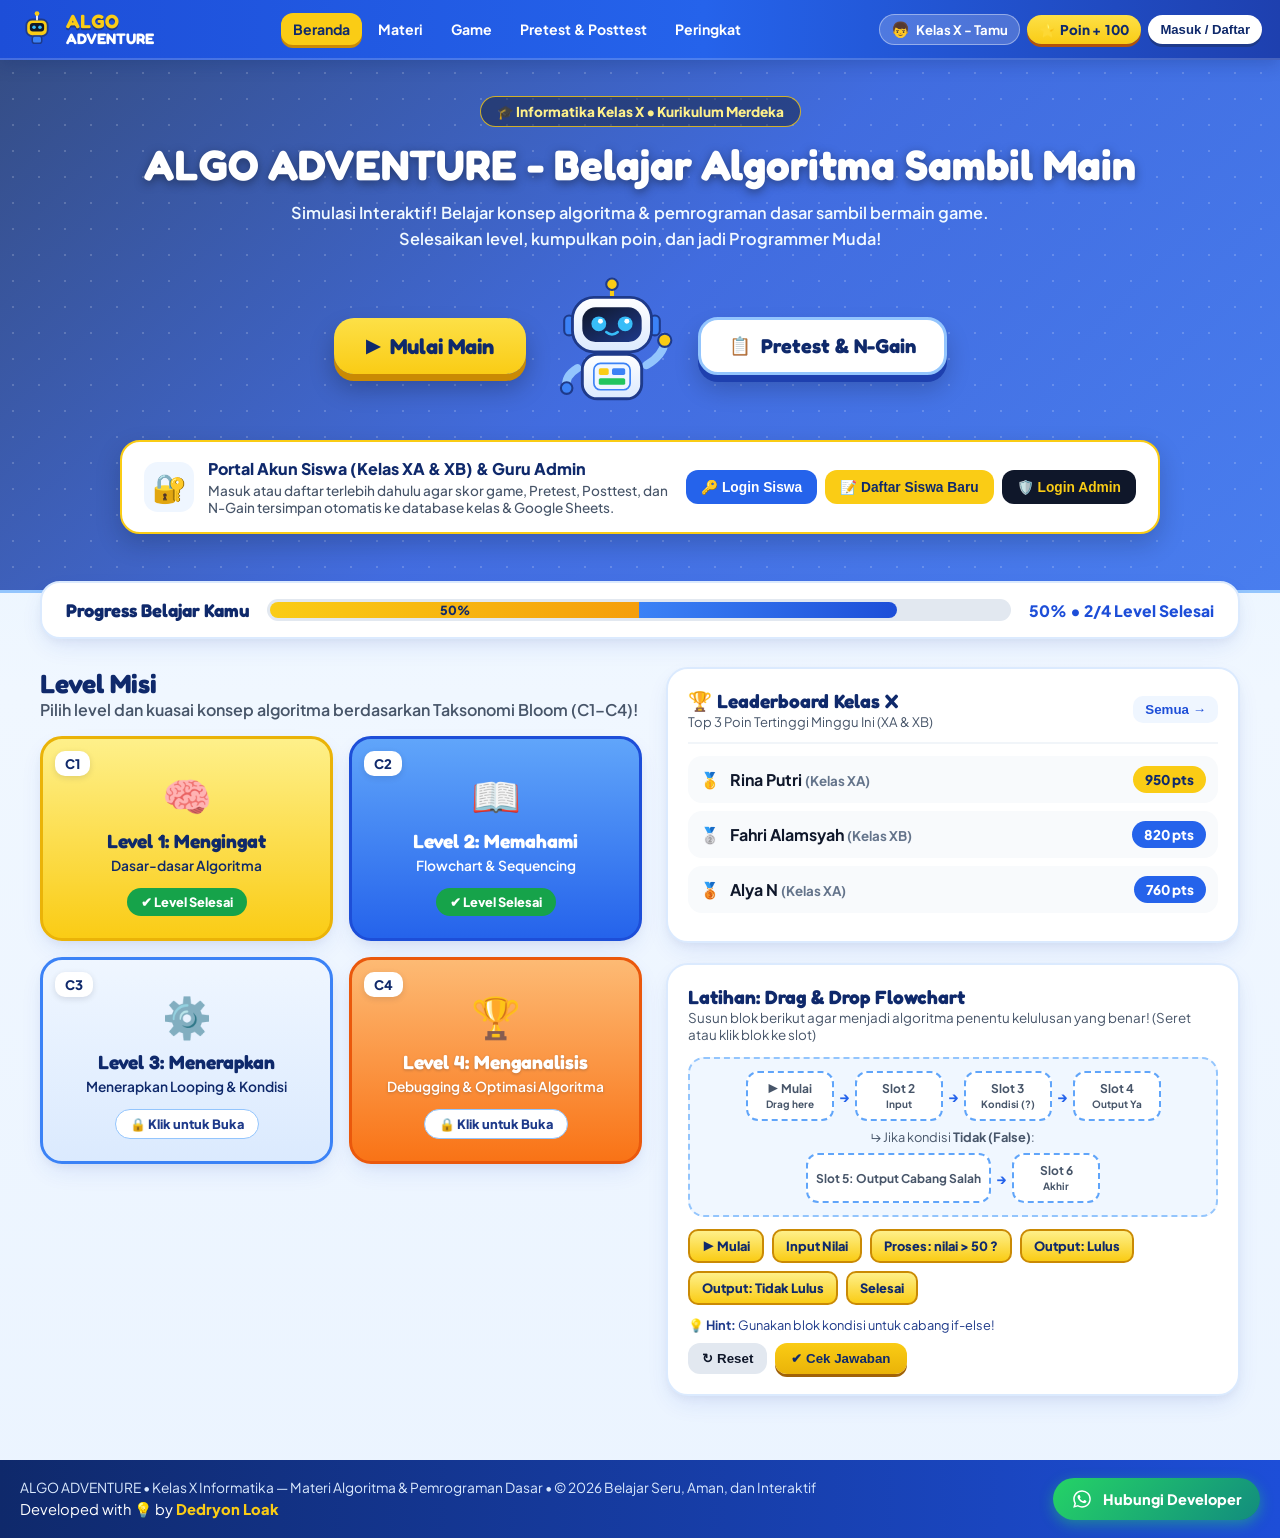
<file: index-2.html>
<!DOCTYPE html>
<html lang="id">
<head>
  <meta charset="UTF-8" />
  <meta name="viewport" content="width=device-width, initial-scale=1.0" />
  <title>ALGO ADVENTURE — Belajar Algoritma Sambil Main (Kelas X Informatika)</title>
  <link rel="preconnect" href="https://fonts.googleapis.com" />
  <link rel="preconnect" href="https://fonts.gstatic.com" crossorigin />
  <link href="https://fonts.googleapis.com/css2?family=Fredoka:wght@500;600;700&family=Plus+Jakarta+Sans:wght@400;500;600;700;800&display=swap" rel="stylesheet" />
  <link rel="stylesheet" href="css/style.css" />
</head>
<body>

  <!-- NAVBAR -->
  <header class="navbar">
    <div class="nav-container">
      <div class="brand" onclick="switchPage('beranda')">
        <div class="brand-logo" aria-hidden="true">
          <svg viewBox="0 0 64 64" width="38" height="38">
            <rect x="14" y="16" width="36" height="28" rx="10" fill="#FACC15" stroke="#1E3A8A" stroke-width="3"/>
            <line x1="32" y1="6" x2="32" y2="16" stroke="#FFFFFF" stroke-width="3" stroke-linecap="round"/>
            <circle cx="32" cy="6" r="4" fill="#FACC15"/>
            <rect x="20" y="22" width="24" height="14" rx="5" fill="#0F172A"/>
            <circle cx="27" cy="29" r="3" fill="#38BDF8"/>
            <circle cx="37" cy="29" r="3" fill="#38BDF8"/>
            <rect x="24" y="44" width="16" height="12" rx="4" fill="#3B82F6" stroke="#1E3A8A" stroke-width="2.5"/>
          </svg>
        </div>
        <div class="brand-text">
          <span class="brand-top">ALGO</span>
          <span class="brand-bottom">ADVENTURE</span>
        </div>
      </div>

      <nav class="nav-links" id="navLinks">
        <button class="nav-btn active" data-page="beranda" onclick="switchPage('beranda')">Beranda</button>
        <button class="nav-btn" data-page="materi" onclick="switchPage('materi')">Materi</button>
        <button class="nav-btn" data-page="game" onclick="switchPage('game')">Game</button>
        <button class="nav-btn" data-page="pretest" onclick="switchPage('pretest')">Pretest &amp; Posttest</button>
        <button class="nav-btn" data-page="peringkat" onclick="switchPage('peringkat')">Peringkat</button>
        <button class="nav-btn admin-nav-btn hidden" id="navAdminBtn" data-page="admin" onclick="switchPage('admin')">🛡️ Panel Admin</button>
      </nav>

      <div class="user-status">
        <div class="user-pill" onclick="openAuthModal()" title="Klik untuk Login / Ganti Akun">
          <span class="user-avatar" id="navUserAvatar">👦</span>
          <span id="navUserLabel">Tamu (Klik Login)</span>
        </div>
        <div class="points-pill" id="pointsPill">
          <span>⭐</span> Poin +<span id="totalPoints">100</span>
        </div>
        <button class="auth-action-btn" id="navAuthBtn" onclick="openAuthModal()">Masuk / Daftar</button>
      </div>
    </div>
  </header>

  <!-- ==================== HALAMAN 1: BERANDA ==================== -->
  <main id="page-beranda" class="page-section active">
    <section class="hero-section">
      <div class="hero-school-bg" id="heroSchoolBg"></div>
      <div class="hero-blue-overlay" id="heroBlueOverlay"></div>
      <div class="hero-circuit-pattern"></div>

      <div class="hero-content">
        <div class="hero-badge">🎓 Informatika Kelas X • Kurikulum Merdeka</div>
        <h1 class="hero-title">ALGO ADVENTURE - Belajar Algoritma Sambil Main</h1>
        <p class="hero-subtitle">
          Simulasi Interaktif! Belajar konsep algoritma &amp; pemrograman dasar sambil bermain game.<br />
          Selesaikan level, kumpulkan poin, dan jadi Programmer Muda!
        </p>

        <div class="hero-cta-row">
          <button class="btn-hero-play" onclick="openMissionModal(1)">
            <span class="play-triangle">▶</span> Mulai Main
          </button>

          <div class="hero-mascot" title="Halo! Aku AlgoBot, pemandu belajarmu!">
            <svg viewBox="0 0 160 165" width="132" height="136">
              <defs>
                <linearGradient id="botBody" x1="0" y1="0" x2="0" y2="1">
                  <stop offset="0%" stop-color="#FFFFFF"/>
                  <stop offset="100%" stop-color="#DBEAFE"/>
                </linearGradient>
                <linearGradient id="botVisor" x1="0" y1="0" x2="1" y2="1">
                  <stop offset="0%" stop-color="#0F172A"/>
                  <stop offset="100%" stop-color="#1E3A8A"/>
                </linearGradient>
              </defs>
              <line x1="80" y1="12" x2="80" y2="28" stroke="#FACC15" stroke-width="5" stroke-linecap="round"/>
              <circle cx="80" cy="10" r="7" fill="#FACC15" stroke="#1E3A8A" stroke-width="2.5"/>
              <rect x="22" y="48" width="12" height="24" rx="6" fill="#3B82F6" stroke="#1E3A8A" stroke-width="2.5"/>
              <rect x="126" y="48" width="12" height="24" rx="6" fill="#3B82F6" stroke="#1E3A8A" stroke-width="2.5"/>
              <rect x="32" y="26" width="96" height="66" rx="26" fill="url(#botBody)" stroke="#1E3A8A" stroke-width="3.5"/>
              <rect x="44" y="38" width="72" height="42" rx="16" fill="url(#botVisor)"/>
              <circle cx="64" cy="58" r="9" fill="#38BDF8"/>
              <circle cx="66" cy="55" r="3" fill="#FFFFFF"/>
              <circle cx="96" cy="58" r="9" fill="#38BDF8"/>
              <circle cx="98" cy="55" r="3" fill="#FFFFFF"/>
              <path d="M 73 68 Q 80 74 87 68" stroke="#38BDF8" stroke-width="3" fill="none" stroke-linecap="round"/>
              <path d="M 38 112 Q 22 122 25 135" stroke="#93C5FD" stroke-width="10" stroke-linecap="round" fill="none"/>
              <circle cx="25" cy="136" r="7" fill="#3B82F6" stroke="#1E3A8A" stroke-width="2.5"/>
              <path d="M 122 108 Q 142 96 144 80" stroke="#93C5FD" stroke-width="10" stroke-linecap="round" fill="none"/>
              <circle cx="144" cy="78" r="8" fill="#FACC15" stroke="#1E3A8A" stroke-width="2.5"/>
              <rect x="44" y="95" width="72" height="54" rx="18" fill="url(#botBody)" stroke="#1E3A8A" stroke-width="3.5"/>
              <rect x="58" y="106" width="44" height="32" rx="8" fill="#EFF6FF" stroke="#3B82F6" stroke-width="2"/>
              <rect x="64" y="112" width="12" height="8" rx="2" fill="#FACC15"/>
              <rect x="80" y="112" width="16" height="8" rx="2" fill="#3B82F6"/>
              <rect x="64" y="124" width="32" height="8" rx="2" fill="#22C55E"/>
            </svg>
          </div>

          <button class="btn-hero-pretest" onclick="switchPage('pretest')">
            <span class="clipboard-icon">📋</span> Pretest &amp; N-Gain
          </button>
        </div>

        <!-- CARD STATUS LOGIN / REGISTRASI SISWA & ADMIN -->
        <div class="auth-banner-card" id="authBannerCard">
          <div class="auth-banner-left">
            <div class="auth-banner-icon">🔐</div>
            <div>
              <h3 id="authBannerTitle">Portal Akun Siswa (Kelas XA &amp; XB) &amp; Guru Admin</h3>
              <p id="authBannerDesc">Masuk atau daftar terlebih dahulu agar skor game, Pretest, Posttest, dan N-Gain tersimpan otomatis ke database kelas &amp; Google Sheets.</p>
            </div>
          </div>
          <div class="auth-banner-actions" id="authBannerActions">
            <button class="btn-login-pill" onclick="openAuthModal('login')">🔑 Login Siswa</button>
            <button class="btn-register-pill" onclick="openAuthModal('register')">📝 Daftar Siswa Baru</button>
            <button class="btn-admin-pill" onclick="openAuthModal('admin')">🛡️ Login Admin</button>
          </div>
        </div>
      </div>
    </section>

    <div class="main-container">
      <!-- PROGRESS BAR -->
      <section class="progress-card">
        <div class="progress-title">Progress Belajar Kamu</div>
        <div class="progress-bar-wrapper">
          <div class="progress-track">
            <div class="progress-fill-yellow" id="progressYellow" style="width: 40%;">
              <span id="progressBadgeText">40%</span>
            </div>
            <div class="progress-fill-blue" id="progressBlue" style="width: 30%;"></div>
          </div>
        </div>
        <div class="progress-summary" id="progressSummaryText">40% • 2/4 Level Selesai</div>
      </section>

      <!-- GRID UTAMA 2 KOLOM -->
      <div class="dashboard-grid">
        <!-- KIRI: 4 LEVEL MISI (C1-C4) -->
        <section class="missions-column">
          <div class="section-header">
            <h2>Level Misi</h2>
            <p>Pilih level dan kuasai konsep algoritma berdasarkan Taksonomi Bloom (C1–C4)!</p>
          </div>

          <div class="missions-grid">
            <div class="mission-card card-c1" id="card-level-1" onclick="openMissionModal(1)">
              <span class="bloom-badge">C1</span>
              <div class="mission-icon">🧠</div>
              <h3>Level 1: Mengingat</h3>
              <p class="mission-sub">Dasar-dasar Algoritma</p>
              <div class="mission-status status-ready" id="status-level-1">✦ Siap Dimainkan</div>
            </div>

            <div class="mission-card card-c2" id="card-level-2" onclick="openMissionModal(2)">
              <span class="bloom-badge">C2</span>
              <div class="mission-icon">📖</div>
              <h3>Level 2: Memahami</h3>
              <p class="mission-sub">Flowchart &amp; Sequencing</p>
              <div class="mission-status status-active" id="status-level-2">▶ Sedang Berjalan</div>
            </div>

            <div class="mission-card card-c3" id="card-level-3" onclick="openMissionModal(3)">
              <span class="bloom-badge">C3</span>
              <div class="mission-icon">⚙️</div>
              <h3>Level 3: Menerapkan</h3>
              <p class="mission-sub">Menerapkan Looping &amp; Kondisi</p>
              <div class="mission-status status-locked" id="status-level-3">🔒 Klik untuk Buka</div>
            </div>

            <div class="mission-card card-c4" id="card-level-4" onclick="openMissionModal(4)">
              <span class="bloom-badge">C4</span>
              <div class="mission-icon">🏆</div>
              <h3>Level 4: Menganalisis</h3>
              <p class="mission-sub">Debugging &amp; Optimasi Algoritma</p>
              <div class="mission-status status-locked" id="status-level-4">🔒 Klik untuk Buka</div>
            </div>
          </div>
        </section>

        <!-- KANAN: LEADERBOARD & DRAG DROP FLOWCHART -->
        <section class="right-column">
          <div class="leaderboard-card">
            <div class="leaderboard-header">
              <div>
                <h3>🏆 Leaderboard Kelas X</h3>
                <p>Top 3 Poin Tertinggi Minggu Ini (XA &amp; XB)</p>
              </div>
              <button class="btn-mini-link" onclick="switchPage('peringkat')">Semua →</button>
            </div>
            <div class="leaderboard-list" id="miniLeaderboard"></div>
          </div>

          <div class="flowchart-card">
            <div class="flowchart-header">
              <h3>Latihan: Drag &amp; Drop Flowchart</h3>
              <p>Susun blok berikut agar menjadi algoritma penentu kelulusan yang benar! (Seret atau klik blok ke slot)</p>
            </div>

            <div class="flowchart-workspace">
              <div class="flow-row top-row">
                <div class="drop-slot" data-slot="0" id="slot-0" onclick="handleSlotClick(0)">
                  <span class="slot-placeholder">▶ Mulai<br/><small>Drag here</small></span>
                </div>
                <span class="flow-arrow">→</span>
                <div class="drop-slot" data-slot="1" id="slot-1" onclick="handleSlotClick(1)">
                  <span class="slot-placeholder">Slot 2<br/><small>Input</small></span>
                </div>
                <span class="flow-arrow">→</span>
                <div class="drop-slot" data-slot="2" id="slot-2" onclick="handleSlotClick(2)">
                  <span class="slot-placeholder">Slot 3<br/><small>Kondisi (?)</small></span>
                </div>
                <span class="flow-arrow">→</span>
                <div class="drop-slot" data-slot="3" id="slot-3" onclick="handleSlotClick(3)">
                  <span class="slot-placeholder">Slot 4<br/><small>Output Ya</small></span>
                </div>
              </div>

              <div class="flow-branch-indicator">
                <span>↳ Jika kondisi <b>Tidak (False)</b>:</span>
              </div>

              <div class="flow-row bottom-row">
                <div class="drop-slot wide-slot" data-slot="4" id="slot-4" onclick="handleSlotClick(4)">
                  <span class="slot-placeholder">Slot 5: Output Cabang Salah</span>
                </div>
                <span class="flow-arrow">→</span>
                <div class="drop-slot" data-slot="5" id="slot-5" onclick="handleSlotClick(5)">
                  <span class="slot-placeholder">Slot 6<br/><small>Akhir</small></span>
                </div>
              </div>
            </div>

            <div class="block-bank" id="blockBank"></div>

            <div class="flowchart-footer">
              <div class="hint-text">💡 <b>Hint:</b> Gunakan blok kondisi untuk cabang if-else!</div>
              <div class="flowchart-actions">
                <button class="btn-reset" onclick="resetFlowchart()">↻ Reset</button>
                <button class="btn-check" onclick="checkFlowchart()">✔ Cek Jawaban</button>
              </div>
            </div>

            <div id="flowchartFeedback" class="feedback-banner hidden"></div>
          </div>
        </section>
      </div>
    </div>
  </main>

  <!-- ==================== HALAMAN 2: MATERI ==================== -->
  <main id="page-materi" class="page-section">
    <div class="main-container">
      <div class="page-hero-banner">
        <h2>📚 Modul Materi Algoritma &amp; Pemrograman Dasar (Kelas X)</h2>
        <p>Pelajari ringkasan konsep dari C1 hingga C4 sebelum mengerjakan Pretest, Misi, dan Posttest.</p>
      </div>

      <div class="materi-grid">
        <article class="materi-box border-yellow">
          <span class="tag-bloom bg-yellow">C1 • Mengingat</span>
          <h3>1. Pengertian &amp; Ciri-Ciri Algoritma</h3>
          <p><b>Algoritma</b> adalah urutan langkah-langkah logis dan sistematis untuk menyelesaikan suatu masalah tertentu.</p>
          <ul>
            <li><b>Finiteness (Keterbatasan):</b> Algoritma harus berhenti setelah sejumlah langkah terbatas.</li>
            <li><b>Definiteness (Kepastian):</b> Setiap langkah didefinisikan secara jelas dan tidak ambigu.</li>
            <li><b>Input &amp; Output:</b> Memiliki nol atau lebih masukan dan minimal satu keluaran.</li>
            <li><b>Effectiveness (Efektivitas):</b> Setiap langkah sederhana dan dapat dikerjakan dalam waktu masuk akal.</li>
          </ul>
        </article>

        <article class="materi-box border-blue">
          <span class="tag-bloom bg-blue">C2 • Memahami</span>
          <h3>2. Simbol Flowchart &amp; Notasi Algoritma</h3>
          <p>Algoritma dapat disajikan menggunakan <b>Kalimat Deskriptif</b>, <b>Pseudocode</b>, maupun <b>Flowchart (Diagram Alir)</b>.</p>
          <ul>
            <li><b>Terminator (Oval):</b> Menyatakan titik <i>Mulai (Start)</i> dan <i>Selesai (End)</i>.</li>
            <li><b>Input / Output (Jajar Genjang):</b> Proses membaca data masukan atau menampilkan hasil.</li>
            <li><b>Proses (Persegi Panjang):</b> Pengolahan data atau perhitungan matematis.</li>
            <li><b>Decision / Kondisi (Belah Ketupat):</b> Percabangan keputusan (Ya / Tidak).</li>
          </ul>
        </article>

        <article class="materi-box border-cyan">
          <span class="tag-bloom bg-cyan">C3 • Menerapkan</span>
          <h3>3. Struktur Kontrol: Percabangan &amp; Perulangan</h3>
          <p>Dalam pemrograman dasar, alur eksekusi dikendalikan oleh tiga struktur utama:</p>
          <ul>
            <li><b>Runtunan (Sequence):</b> Instruksi dijalankan berurutan dari atas ke bawah.</li>
            <li><b>Percabangan (Selection / If-Else):</b> Memilih aksi berdasarkan kondisi logika (misal: <code>nilai &gt; 50</code>).</li>
            <li><b>Perulangan (Looping / For &amp; While):</b> Mengulang blok instruksi selama kondisi terpenuhi.</li>
          </ul>
        </article>

        <article class="materi-box border-orange">
          <span class="tag-bloom bg-orange">C4 • Menganalisis</span>
          <h3>4. Tracing, Debugging &amp; Efisiensi Algoritma</h3>
          <p>Kemampuan menganalisis jalannya program untuk menemukan kesalahan (<i>bug</i>) dan memilih solusi paling efisien.</p>
          <ul>
            <li><b>Syntax Error:</b> Kesalahan penulisan aturan bahasa pemrograman.</li>
            <li><b>Logic Error:</b> Program berjalan tanpa crash, tetapi output keliru akibat salah rumus atau kondisi.</li>
            <li><b>Infinite Loop:</b> Perulangan tanpa henti karena kondisi berhenti tidak pernah tercapai.</li>
          </ul>
        </article>
      </div>
    </div>
  </main>

  <!-- ==================== HALAMAN 3: GAME ARENA ==================== -->
  <main id="page-game" class="page-section">
    <div class="main-container">
      <div class="page-hero-banner">
        <h2>🎮 Arena Tantangan Algoritma</h2>
        <p>Selesaikan keempat level misi C1–C4 untuk mencapai 100% Progress Belajar!</p>
      </div>

      <div class="missions-grid arena-grid">
        <div class="mission-card card-c1" onclick="openMissionModal(1)">
          <span class="bloom-badge">C1</span>
          <div class="mission-icon">🧠</div>
          <h3>Level 1: Mengingat</h3>
          <p class="mission-sub">Kuis Cepat Konsep Dasar Algoritma</p>
          <div class="mission-status status-ready" id="arena-status-1">▶ Mainkan Misi 1 (+100 Poin)</div>
        </div>
        <div class="mission-card card-c2" onclick="openMissionModal(2)">
          <span class="bloom-badge">C2</span>
          <div class="mission-icon">📖</div>
          <h3>Level 2: Memahami</h3>
          <p class="mission-sub">Tebak Fungsi Simbol Flowchart</p>
          <div class="mission-status status-active" id="arena-status-2">▶ Mainkan Misi 2 (+120 Poin)</div>
        </div>
        <div class="mission-card card-c3" onclick="openMissionModal(3)">
          <span class="bloom-badge">C3</span>
          <div class="mission-icon">⚙️</div>
          <h3>Level 3: Menerapkan</h3>
          <p class="mission-sub">Simulasi Output Percabangan &amp; Loop</p>
          <div class="mission-status status-ready" id="arena-status-3">▶ Mainkan Misi 3 (+150 Poin)</div>
        </div>
        <div class="mission-card card-c4" onclick="openMissionModal(4)">
          <span class="bloom-badge">C4</span>
          <div class="mission-icon">🏆</div>
          <h3>Level 4: Menganalisis</h3>
          <p class="mission-sub">Detektif Bug &amp; Optimasi Logika</p>
          <div class="mission-status status-ready" id="arena-status-4">▶ Mainkan Misi 4 (+200 Poin)</div>
        </div>
      </div>
    </div>
  </main>

  <!-- ==================== HALAMAN 4: PRETEST, POSTTEST & N-GAIN ==================== -->
  <main id="page-pretest" class="page-section">
    <div class="main-container">
      <div class="page-hero-banner">
        <h2>📝 Evaluasi Pembelajaran: Pretest, Posttest &amp; Kalkulator N-Gain</h2>
        <p>Ukur pemahaman awal (20 Soal C1–C4) dan pemahaman akhir untuk menghitung peningkatan belajar (Normalized Gain) secara otomatis.</p>
      </div>

      <div class="ngain-dashboard">
        <div class="ngain-stat-card">
          <span class="stat-label">Skor Pretest (20 Soal)</span>
          <div class="stat-value text-blue" id="displayPretestScore">-</div>
          <span class="stat-sub" id="displayPretestDetail">Belum dikerjakan</span>
        </div>

        <div class="ngain-stat-card">
          <span class="stat-label">Skor Posttest (20 Soal)</span>
          <div class="stat-value text-amber" id="displayPosttestScore">-</div>
          <span class="stat-sub" id="displayPosttestDetail">Belum dikerjakan</span>
        </div>

        <div class="ngain-stat-card highlight-ngain">
          <span class="stat-label">Nilai N-Gain (g)</span>
          <div class="stat-value" id="displayNGainValue">-</div>
          <span class="ngain-badge" id="displayNGainCategory">Menunggu Pretest &amp; Posttest</span>
        </div>
      </div>

      <div class="ngain-formula-box">
        <div class="formula-info">
          <h4>📐 Rumus Normalized Gain (Hake, 1998)</h4>
          <p class="formula-math">
            <code>N-Gain (g) = (Skor Posttest − Skor Pretest) / (Skor Maksimal [100] − Skor Pretest)</code>
          </p>
          <div class="criteria-pills">
            <span class="crit-pill high"><b>g ≥ 0,70</b> : Tinggi (High Gain)</span>
            <span class="crit-pill med"><b>0,30 ≤ g &lt; 0,70</b> : Sedang (Medium Gain)</span>
            <span class="crit-pill low"><b>g &lt; 0,30</b> : Rendah (Low Gain)</span>
          </div>
        </div>
        <div class="test-launch-buttons">
          <button class="btn-start-test btn-pre" onclick="startQuiz('pretest')">📋 Mulai Pretest (20 Soal)</button>
          <button class="btn-start-test btn-post" onclick="startQuiz('posttest')">🚀 Mulai Posttest (20 Soal)</button>
        </div>
      </div>

      <div id="bloomBreakdownCard" class="bloom-breakdown-card hidden">
        <h3>📊 Analisis Capaian per Level Kognitif (C1 – C4)</h3>
        <div class="bloom-bars-grid" id="bloomBarsContainer"></div>
      </div>

      <div id="quizWorkspace" class="quiz-workspace hidden">
        <div class="quiz-topbar">
          <div>
            <span class="quiz-mode-badge" id="quizModeBadge">PRETEST</span>
            <h3 id="quizHeaderTitle">Pretest Algoritma Dasar (20 Soal C1–C4)</h3>
          </div>
          <div class="quiz-counter" id="quizAnsweredCount">Terjawab: 0 / 20</div>
        </div>

        <div class="question-nav-pills" id="questionNavPills"></div>

        <div id="questionsContainer" class="questions-list"></div>

        <div class="quiz-submit-bar">
          <button type="button" class="btn-reset" onclick="cancelQuiz()">Batal</button>
          <div class="quiz-step-buttons">
            <button type="button" class="btn-nav-step" id="btnPrevQuestion" onclick="prevQuizQuestion()">← Sebelumnya</button>
            <button type="button" class="btn-next-step" id="btnNextQuestion" onclick="nextQuizQuestion()">Next →</button>
            <button type="button" class="btn-check btn-submit-quiz" onclick="submitQuiz()">✅ Selesai &amp; Hitung Skor</button>
          </div>
        </div>
      </div>

      <div id="quizResultReview" class="quiz-result-review hidden"></div>
    </div>
  </main>

  <!-- ==================== HALAMAN 5: PERINGKAT ==================== -->
  <main id="page-peringkat" class="page-section">
    <div class="main-container">
      <div class="page-hero-banner">
        <h2>🏆 Papan Peringkat Kelas X Informatika</h2>
        <p>Kumpulkan poin dari Misi C1–C4, Flowchart, Pretest, dan Posttest untuk menjadi peringkat #1!</p>
      </div>
      <div class="leaderboard-card full-lb">
        <div id="fullLeaderboardList" class="leaderboard-list"></div>
      </div>
    </div>
  </main>

  <!-- ==================== HALAMAN 6: PANEL ADMIN GURU ==================== -->
  <main id="page-admin" class="page-section">
    <div class="main-container">
      <div class="page-hero-banner admin-hero-banner">
        <div class="admin-banner-flex">
          <div>
            <h2>🛡️ Panel Kontrol Admin &amp; Guru Informatika</h2>
            <p>Kelola data login siswa Kelas XA &amp; XB, sinkronisasi Google Sheets, edit bank soal, ubah background header, dan unduh rekap nilai.</p>
          </div>
          <button class="btn-logout-admin" onclick="logoutUser()">🚪 Keluar Admin</button>
        </div>
      </div>

      <!-- TAB NAVIGASI ADMIN -->
      <div class="admin-tabs">
        <button class="admin-tab-btn active" onclick="switchAdminTab('siswa', this)">👥 Data Siswa &amp; Skor Kelas</button>
        <button class="admin-tab-btn" onclick="switchAdminTab('soal', this)">📝 Edit Soal &amp; Jawaban</button>
        <button class="admin-tab-btn" onclick="switchAdminTab('tampilan', this)">🖼️ Background Header</button>
        <button class="admin-tab-btn" onclick="switchAdminTab('gsheet', this)">📊 Database Google Sheets</button>
        <button class="admin-tab-btn" onclick="switchAdminTab('akun', this)">🔐 Akun Admin</button>
      </div>

      <!-- TAB 1: DATA SISWA & SKOR PER KELAS -->
      <section id="admin-tab-siswa" class="admin-panel-box">
        <div class="admin-toolbar">
          <div class="class-filter-group">
            <button class="filter-class-btn active" onclick="filterAdminClass('ALL', this)">Semua Kelas (<span id="countAll">0</span>)</button>
            <button class="filter-class-btn" onclick="filterAdminClass('Kelas XA', this)">Kelas XA (<span id="countXA">0</span>)</button>
            <button class="filter-class-btn" onclick="filterAdminClass('Kelas XB', this)">Kelas XB (<span id="countXB">0</span>)</button>
          </div>

          <div class="export-group">
            <button class="btn-export-excel" onclick="exportClassExcel('Kelas XA')">📥 Download Kelas XA (.xls)</button>
            <button class="btn-export-excel" onclick="exportClassExcel('Kelas XB')">📥 Download Kelas XB (.xls)</button>
            <button class="btn-export-all" onclick="exportClassExcel('ALL')">📊 Download Semua Kelas (.xls)</button>
          </div>
        </div>

        <div class="admin-table-wrapper">
          <table class="admin-table">
            <thead>
              <tr>
                <th>No</th>
                <th>Nama Siswa</th>
                <th>Kelas</th>
                <th>Password</th>
                <th>Waktu Login</th>
                <th>Poin Game</th>
                <th>Pretest</th>
                <th>Posttest</th>
                <th>N-Gain</th>
                <th>Aksi</th>
              </tr>
            </thead>
            <tbody id="adminStudentTableBody"></tbody>
          </table>
        </div>
      </section>

      <!-- TAB 2: EDIT SOAL & JAWABAN -->
      <section id="admin-tab-soal" class="admin-panel-box hidden">
        <div class="admin-soal-header">
          <div>
            <h3>✏️ Editor Bank Soal &amp; Kunci Jawaban (Pretest &amp; Posttest)</h3>
            <p>Pilih jenis tes dan nomor soal untuk mengubah teks pertanyaan, opsi pilihan ganda, kunci jawaban, atau pembahasan.</p>
          </div>
          <div class="soal-selector-row">
            <select id="adminQuizTypeSelect" onchange="loadAdminQuestionEditor()">
              <option value="pretest">Bank Soal Pretest (20 Soal)</option>
              <option value="posttest">Bank Soal Posttest (20 Soal)</option>
            </select>
            <select id="adminQuestionNumSelect" onchange="loadAdminQuestionEditor()"></select>
          </div>
        </div>

        <form class="admin-question-form" onsubmit="saveAdminQuestion(event)">
          <div class="form-row-2">
            <div class="form-group">
              <label>Level Kognitif (Taksonomi Bloom)</label>
              <select id="editQLevel">
                <option value="C1">C1 - Mengingat</option>
                <option value="C2">C2 - Memahami</option>
                <option value="C3">C3 - Menerapkan</option>
                <option value="C4">C4 - Menganalisis</option>
              </select>
            </div>
            <div class="form-group">
              <label>Kunci Jawaban Benar</label>
              <select id="editQAnswer">
                <option value="0">Opsi A</option>
                <option value="1">Opsi B</option>
                <option value="2">Opsi C</option>
                <option value="3">Opsi D</option>
              </select>
            </div>
          </div>

          <div class="form-group">
            <label>Teks Pertanyaan</label>
            <textarea id="editQText" rows="3" required></textarea>
          </div>

          <div class="form-row-2">
            <div class="form-group">
              <label>Pilihan A</label>
              <input type="text" id="editQOpt0" required />
            </div>
            <div class="form-group">
              <label>Pilihan B</label>
              <input type="text" id="editQOpt1" required />
            </div>
            <div class="form-group">
              <label>Pilihan C</label>
              <input type="text" id="editQOpt2" required />
            </div>
            <div class="form-group">
              <label>Pilihan D</label>
              <input type="text" id="editQOpt3" required />
            </div>
          </div>

          <div class="form-group">
            <label>Pembahasan Jawaban</label>
            <input type="text" id="editQExp" required />
          </div>

          <div class="form-actions-right">
            <button type="button" class="btn-reset" onclick="resetDefaultQuestions()">↺ Reset ke Soal Bawaan</button>
            <button type="submit" class="btn-check">💾 Simpan Perubahan Soal</button>
          </div>
        </form>
      </section>

      <!-- TAB 3: GANTI GAMBAR BACKGROUND HEADER -->
      <section id="admin-tab-tampilan" class="admin-panel-box hidden">
        <h3>🖼️ Pengaturan Gambar Background Header (Area Hero Sekolah)</h3>
        <p>Ganti foto gedung sekolah di bagian atas beranda menggunakan tautan gambar (URL) atau unggah file gambar dari perangkat Anda.</p>

        <div class="bg-editor-grid">
          <div class="bg-editor-controls">
            <div class="form-group">
              <label>URL Gambar Background Sekolah</label>
              <input type="url" id="headerBgUrlInput" placeholder="https://contoh.com/foto-sekolah.jpg" />
            </div>

            <div class="form-group">
              <label>Atau Pilih Gambar dari Komputer / HP</label>
              <input type="file" id="headerBgFileInput" accept="image/*" onchange="handleHeaderBgUpload(event)" />
            </div>

            <div class="form-group">
              <label>Tingkat Opacity Lapisan Biru: <span id="opacityValLabel">82%</span></label>
              <input type="range" id="headerOpacityRange" min="40" max="95" value="82" oninput="previewHeaderOpacity(this.value)" />
            </div>

            <div class="form-actions-left">
              <button type="button" class="btn-check" onclick="applyHeaderBgSettings()">💾 Terapkan Background Header</button>
              <button type="button" class="btn-reset" onclick="resetHeaderBgSettings()">↺ Reset Default Sekolah</button>
            </div>
          </div>

          <div class="bg-preview-card">
            <div class="bg-preview-box" id="adminBgPreviewBox">
              <div class="bg-preview-overlay" id="adminBgPreviewOverlay"></div>
              <div class="bg-preview-text">
                <strong>ALGO ADVENTURE</strong>
                <span>Pratinjau Background Header Sekolah</span>
              </div>
            </div>
          </div>
        </div>
      </section>

      <!-- TAB 4: DATABASE GOOGLE SHEETS -->
      <section id="admin-tab-gsheet" class="admin-panel-box hidden">
        <h3>📊 Integrasi Database Google Sheets (Real-Time Sync)</h3>
        <p>Hubungkan aplikasi ini ke Google Sheets Anda agar setiap siswa yang mendaftar, login, atau menyelesaikan tes otomatis tercatat di spreadsheet Anda.</p>

        <div class="gsheet-config-card">
          <div class="form-group">
            <label>URL Web App Google Apps Script</label>
            <input type="url" id="googleSheetUrlInput" placeholder="https://script.google.com/macros/s/AKfycb.../exec" />
          </div>
          <div class="form-actions-left">
            <button class="btn-check" onclick="saveGoogleSheetUrl()">💾 Simpan &amp; Aktifkan Koneksi</button>
            <button class="btn-login-pill" onclick="syncAllToGoogleSheet()">🔄 Sinkronkan Semua Data Sekarang</button>
          </div>
          <p class="gsheet-status-text" id="gsheetStatusText">Status: Penyimpanan Lokal Aktif (Siap dihubungkan ke Google Sheets)</p>
        </div>

        <div class="apps-script-guide">
          <h4>📋 Panduan Cepat Membuat Database Google Sheets (3 Langkah):</h4>
          <ol>
            <li>Buka <b>Google Sheets</b> baru, beri nama sheet <code>DataSiswa</code>, lalu klik menu <b>Ekstensi → Apps Script</b>.</li>
            <li>Salin dan tempel kode di bawah ini ke editor Apps Script, lalu klik <b>Terapkan (Deploy) → Deployment baru → Aplikasi web</b> (Akses: <i>Siapa saja / Anyone</i>).</li>
            <li>Salin <b>URL Aplikasi Web</b> yang muncul dan tempelkan ke kolom di atas.</li>
          </ol>
          <div class="code-box-header">
            <span>Kode Google Apps Script (Code.gs)</span>
            <button class="btn-copy-code" onclick="copyAppsScriptCode()">📋 Salin Kode</button>
          </div>
          <pre id="appsScriptCodeBlock" class="apps-script-code">function doPost(e) {
  var ss = SpreadsheetApp.getActiveSpreadsheet();
  var sheet = ss.getSheetByName("DataSiswa") || ss.insertSheet("DataSiswa");
  if (sheet.getLastRow() === 0) {
    sheet.appendRow(["Waktu Update", "Nama Siswa", "Kelas", "Password", "Waktu Login", "Poin Game", "Skor Pretest", "Skor Posttest", "N-Gain", "Kategori"]);
  }
  var data = JSON.parse(e.postData.contents);
  var rows = sheet.getDataRange().getValues();
  var foundRow = -1;
  for (var i = 1; i &lt; rows.length; i++) {
    if (rows[i][1] === data.name &amp;&amp; rows[i][2] === data.kelas) {
      foundRow = i + 1;
      break;
    }
  }
  var rowValues = [new Date(), data.name, data.kelas, data.password, data.lastLogin, data.points, data.pretest ?? "-", data.posttest ?? "-", data.ngain ?? "-", data.ngainCategory ?? "-"];
  if (foundRow &gt; 0) {
    sheet.getRange(foundRow, 1, 1, rowValues.length).setValues([rowValues]);
  } else {
    sheet.appendRow(rowValues);
  }
  return ContentService.createTextOutput(JSON.stringify({ status: "success" })).setMimeType(ContentService.MimeType.JSON);
}</pre>
        </div>
      </section>

      <!-- TAB 5: PENGATURAN AKUN ADMIN -->
      <section id="admin-tab-akun" class="admin-panel-box hidden">
        <h3>🔐 Pengaturan Username &amp; Password Admin</h3>
        <p>Ubah nama login (username) dan password admin untuk keamanan panel guru.</p>

        <form class="admin-cred-card" onsubmit="saveAdminCredentials(event)">
          <div class="form-row-2">
            <div class="form-group">
              <label>Username Login Admin Baru</label>
              <input type="text" id="newAdminUsernameInput" required />
            </div>
            <div class="form-group">
              <label>Password Admin Baru</label>
              <div class="password-input-wrap">
                <input type="password" id="newAdminPasswordInput" minlength="4" required />
                <button type="button" class="toggle-eye-btn" onclick="togglePasswordVisibility('newAdminPasswordInput', this)" aria-label="Lihat atau sembunyikan password">
                  <svg class="eye-open-icon" viewBox="0 0 24 24" width="20" height="20" fill="none" stroke="currentColor" stroke-width="2" stroke-linecap="round" stroke-linejoin="round"><path d="M2 12s3.5-7 10-7 10 7 10 7-3.5 7-10 7-10-7-10-7Z"/><circle cx="12" cy="12" r="3"/><path d="M5 6.5 3.5 5"/><path d="M8.5 5 7.5 3"/><path d="M12 4.5V2.5"/><path d="M15.5 5l1-2"/><path d="M19 6.5 20.5 5"/></svg>
                  <svg class="eye-closed-icon hidden" viewBox="0 0 24 24" width="20" height="20" fill="none" stroke="currentColor" stroke-width="2" stroke-linecap="round" stroke-linejoin="round"><path d="M3 10.5c2.2 3.2 5.4 4.8 9 4.8s6.8-1.6 9-4.8"/><path d="M5 12.8l-1.5 2"/><path d="M8.5 14.3l-.8 2.2"/><path d="M12 15.3v2.4"/><path d="M15.5 14.3l.8 2.2"/><path d="M19 12.8l1.5 2"/></svg>
                </button>
              </div>
            </div>
          </div>
          <div class="form-actions-left">
            <button type="submit" class="btn-check">💾 Simpan Username &amp; Password Admin</button>
            <button type="button" class="btn-reset" onclick="resetAdminCredentials()">↺ Reset Default (admin / admin123)</button>
          </div>
        </form>
      </section>
    </div>
  </main>

  <!-- MODAL LOGIN / REGISTRASI SISWA & LOGIN ADMIN -->
  <div id="authModal" class="modal-backdrop hidden">
    <div class="modal-card auth-modal-card">
      <div class="modal-header auth-modal-header">
        <span class="modal-badge">🔐 PORTAL AKUN ALGO ADVENTURE</span>
        <button class="modal-close" onclick="closeAuthModal()">✕</button>
      </div>

      <div class="auth-switch-tabs">
        <button class="auth-tab active" id="tabBtnLogin" onclick="switchAuthTab('login')">🔑 Login Siswa</button>
        <button class="auth-tab" id="tabBtnRegister" onclick="switchAuthTab('register')">📝 Daftar Siswa</button>
        <button class="auth-tab" id="tabBtnAdmin" onclick="switchAuthTab('admin')">🛡️ Admin</button>
      </div>

      <div class="modal-body">
        <form id="formStudentLogin" onsubmit="handleStudentLogin(event)">
          <div class="form-group">
            <label>Nama Lengkap Siswa</label>
            <input type="text" id="loginStudentName" placeholder="Contoh: Rina Putri" required />
          </div>
          <div class="form-group">
            <label>Kelas</label>
            <select id="loginStudentClass" required>
              <option value="Kelas XA">Kelas XA</option>
              <option value="Kelas XB">Kelas XB</option>
            </select>
          </div>
          <div class="form-group">
            <label>Password</label>
            <div class="password-input-wrap">
              <input type="password" id="loginStudentPass" placeholder="Masukkan password kamu" required />
              <button type="button" class="toggle-eye-btn" onclick="togglePasswordVisibility('loginStudentPass', this)" aria-label="Lihat atau sembunyikan password">
                <svg class="eye-open-icon" viewBox="0 0 24 24" width="20" height="20" fill="none" stroke="currentColor" stroke-width="2" stroke-linecap="round" stroke-linejoin="round"><path d="M2 12s3.5-7 10-7 10 7 10 7-3.5 7-10 7-10-7-10-7Z"/><circle cx="12" cy="12" r="3"/><path d="M5 6.5 3.5 5"/><path d="M8.5 5 7.5 3"/><path d="M12 4.5V2.5"/><path d="M15.5 5l1-2"/><path d="M19 6.5 20.5 5"/></svg>
                <svg class="eye-closed-icon hidden" viewBox="0 0 24 24" width="20" height="20" fill="none" stroke="currentColor" stroke-width="2" stroke-linecap="round" stroke-linejoin="round"><path d="M3 10.5c2.2 3.2 5.4 4.8 9 4.8s6.8-1.6 9-4.8"/><path d="M5 12.8l-1.5 2"/><path d="M8.5 14.3l-.8 2.2"/><path d="M12 15.3v2.4"/><path d="M15.5 14.3l.8 2.2"/><path d="M19 12.8l1.5 2"/></svg>
              </button>
            </div>
          </div>
          <button type="submit" class="btn-check full-width-btn">🚀 Masuk &amp; Mulai Belajar</button>
        </form>

        <form id="formStudentRegister" class="hidden" onsubmit="handleStudentRegister(event)">
          <div class="form-group">
            <label>Nama Lengkap Siswa</label>
            <input type="text" id="regStudentName" placeholder="Masukkan nama lengkap" required />
          </div>
          <div class="form-group">
            <label>Pilih Kelas</label>
            <select id="regStudentClass" required>
              <option value="Kelas XA">Kelas XA</option>
              <option value="Kelas XB">Kelas XB</option>
            </select>
          </div>
          <div class="form-group">
            <label>Buat Password</label>
            <div class="password-input-wrap">
              <input type="password" id="regStudentPass" placeholder="Minimal 4 karakter" minlength="4" required />
              <button type="button" class="toggle-eye-btn" onclick="togglePasswordVisibility('regStudentPass', this)" aria-label="Lihat atau sembunyikan password">
                <svg class="eye-open-icon" viewBox="0 0 24 24" width="20" height="20" fill="none" stroke="currentColor" stroke-width="2" stroke-linecap="round" stroke-linejoin="round"><path d="M2 12s3.5-7 10-7 10 7 10 7-3.5 7-10 7-10-7-10-7Z"/><circle cx="12" cy="12" r="3"/><path d="M5 6.5 3.5 5"/><path d="M8.5 5 7.5 3"/><path d="M12 4.5V2.5"/><path d="M15.5 5l1-2"/><path d="M19 6.5 20.5 5"/></svg>
                <svg class="eye-closed-icon hidden" viewBox="0 0 24 24" width="20" height="20" fill="none" stroke="currentColor" stroke-width="2" stroke-linecap="round" stroke-linejoin="round"><path d="M3 10.5c2.2 3.2 5.4 4.8 9 4.8s6.8-1.6 9-4.8"/><path d="M5 12.8l-1.5 2"/><path d="M8.5 14.3l-.8 2.2"/><path d="M12 15.3v2.4"/><path d="M15.5 14.3l.8 2.2"/><path d="M19 12.8l1.5 2"/></svg>
              </button>
            </div>
          </div>
          <button type="submit" class="btn-hero-play full-width-btn">✨ Daftar &amp; Simpan ke Database</button>
        </form>

        <form id="formAdminLogin" class="hidden" onsubmit="handleAdminLogin(event)">
          <div class="admin-login-note">
            Masuk sebagai <b>Guru / Admin</b> untuk melihat skor Kelas XA &amp; XB, mengubah password siswa, mengedit soal, mengganti background header, dan mengunduh rekap Excel.<br/>
            <small>Default Login: Username <code>admin</code> • Password <code>admin123</code></small>
          </div>
          <div class="form-group">
            <label>Username Admin</label>
            <input type="text" id="adminUsernameInput" placeholder="admin" required />
          </div>
          <div class="form-group">
            <label>Password Admin</label>
            <div class="password-input-wrap">
              <input type="password" id="adminPasswordInput" placeholder="••••••" required />
              <button type="button" class="toggle-eye-btn" onclick="togglePasswordVisibility('adminPasswordInput', this)" aria-label="Lihat atau sembunyikan password">
                <svg class="eye-open-icon" viewBox="0 0 24 24" width="20" height="20" fill="none" stroke="currentColor" stroke-width="2" stroke-linecap="round" stroke-linejoin="round"><path d="M2 12s3.5-7 10-7 10 7 10 7-3.5 7-10 7-10-7-10-7Z"/><circle cx="12" cy="12" r="3"/><path d="M5 6.5 3.5 5"/><path d="M8.5 5 7.5 3"/><path d="M12 4.5V2.5"/><path d="M15.5 5l1-2"/><path d="M19 6.5 20.5 5"/></svg>
                <svg class="eye-closed-icon hidden" viewBox="0 0 24 24" width="20" height="20" fill="none" stroke="currentColor" stroke-width="2" stroke-linecap="round" stroke-linejoin="round"><path d="M3 10.5c2.2 3.2 5.4 4.8 9 4.8s6.8-1.6 9-4.8"/><path d="M5 12.8l-1.5 2"/><path d="M8.5 14.3l-.8 2.2"/><path d="M12 15.3v2.4"/><path d="M15.5 14.3l.8 2.2"/><path d="M19 12.8l1.5 2"/></svg>
              </button>
            </div>
          </div>
          <button type="submit" class="btn-admin-submit full-width-btn">🛡️ Masuk Panel Admin</button>
        </form>

        <div id="activeAccountBox" class="active-account-box hidden">
          <p>Sedang masuk sebagai: <strong id="activeAccountSummary"></strong></p>
          <button type="button" class="btn-logout-admin" onclick="logoutUser()">🚪 Keluar Akun (Logout)</button>
        </div>
      </div>
    </div>
  </div>

  <!-- MODAL MISI INTERAKTIF -->
  <div id="missionModal" class="modal-backdrop hidden">
    <div class="modal-card">
      <div class="modal-header" id="modalHeader">
        <div>
          <span class="modal-badge" id="modalBloomBadge">C1</span>
          <h3 id="modalTitle">Level 1: Mengingat</h3>
        </div>
        <button class="modal-close" onclick="closeMissionModal()">✕</button>
      </div>
      <div class="modal-body" id="modalBody"></div>
    </div>
  </div>

  <!-- FOOTER -->
  <footer class="main-footer">
    <div class="footer-container">
      <div class="footer-info">
        <p class="footer-main-text">
          ALGO ADVENTURE • Kelas X Informatika — Materi Algoritma &amp; Pemrograman Dasar • © 2026 Belajar Seru, Aman, dan Interaktif
        </p>
        <p class="footer-dev-text">
          Developed with 💡 by <span class="dev-name">Dedryon Loak</span>
        </p>
      </div>

      <a
        href="https://wa.me/6281237224867?text=Halo%20Kak%20Dedryon%20Loak,%20saya%20ingin%20bertanya%20tentang%20media%20pembelajaran%20ALGO%20ADVENTURE"
        target="_blank"
        rel="noopener noreferrer"
        class="whatsapp-contact-btn"
        title="Hubungi Developer Dedryon Loak via WhatsApp (+62 812-3722-4867)"
      >
        <span class="wa-icon-wrapper" aria-hidden="true">
          <svg viewBox="0 0 32 32" width="22" height="22" fill="currentColor">
            <path d="M16.004 3.2c-7.06 0-12.8 5.74-12.8 12.8 0 2.256.59 4.458 1.71 6.4L3.2 28.8l6.58-1.726a12.74 12.74 0 0 0 6.224 1.622h.006c7.058 0 12.796-5.74 12.796-12.8 0-3.42-1.332-6.636-3.75-9.054A12.714 12.714 0 0 0 16.004 3.2zm0 23.336h-.004a10.58 10.58 0 0 1-5.394-1.476l-.386-.23-3.904 1.024 1.042-3.806-.252-.4a10.562 10.562 0 0 1-1.62-5.648c0-5.844 4.756-10.6 10.604-10.6 2.832 0 5.494 1.104 7.496 3.106a10.532 10.532 0 0 1 3.102 7.498c0 5.846-4.758 10.532-10.684 10.532zm5.816-7.94c-.318-.16-1.884-.93-2.176-1.036-.292-.106-.504-.16-.716.16-.212.318-.822 1.036-1.008 1.248-.186.212-.372.24-.69.08-.318-.16-1.344-.496-2.56-1.58-.946-.844-1.586-1.886-1.772-2.204-.186-.318-.02-.49.14-.648.144-.142.318-.372.478-.558.16-.186.212-.318.318-.53.106-.212.054-.398-.026-.558-.08-.16-.716-1.726-.982-2.364-.258-.62-.52-.536-.716-.546l-.61-.01c-.212 0-.558.08-.85.398-.292.318-1.114 1.088-1.114 2.654 0 1.566 1.14 3.078 1.3 3.29.16.212 2.244 3.426 5.436 4.804.76.328 1.352.524 1.814.67.762.242 1.456.208 2.004.126.612-.092 1.884-.77 2.15-1.514.266-.744.266-1.38.186-1.514-.08-.132-.292-.212-.61-.372z"/>
          </svg>
        </span>
        <span class="wa-text">Hubungi Developer</span>
      </a>
    </div>
  </footer>

  <!-- KONEKSI KE SEMUA FILE JAVASCRIPT SECARA MODULAR -->
  <script src="js/data.js"></script>
  <script src="js/auth-admin.js"></script>
  <script src="js/game-quiz.js"></script>
  <script src="js/app.js"></script>
</body>
</html>
</file>
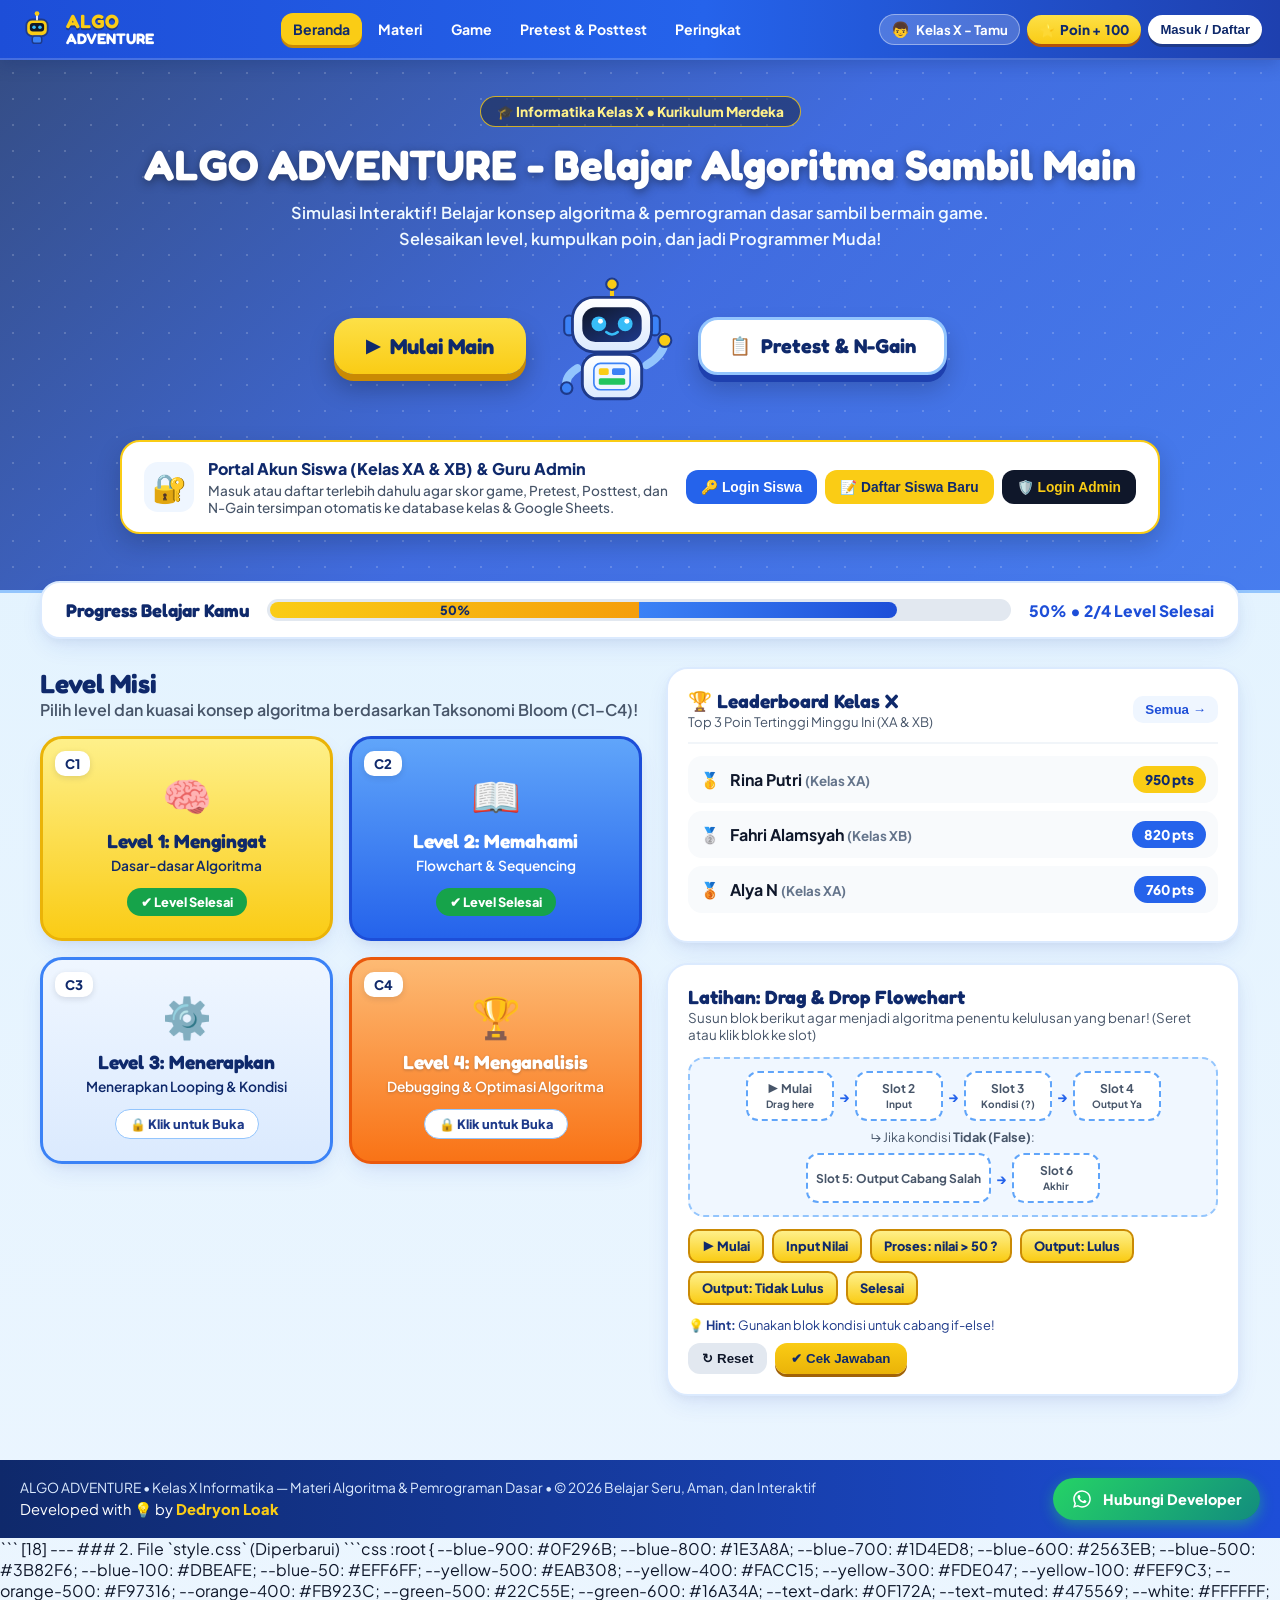
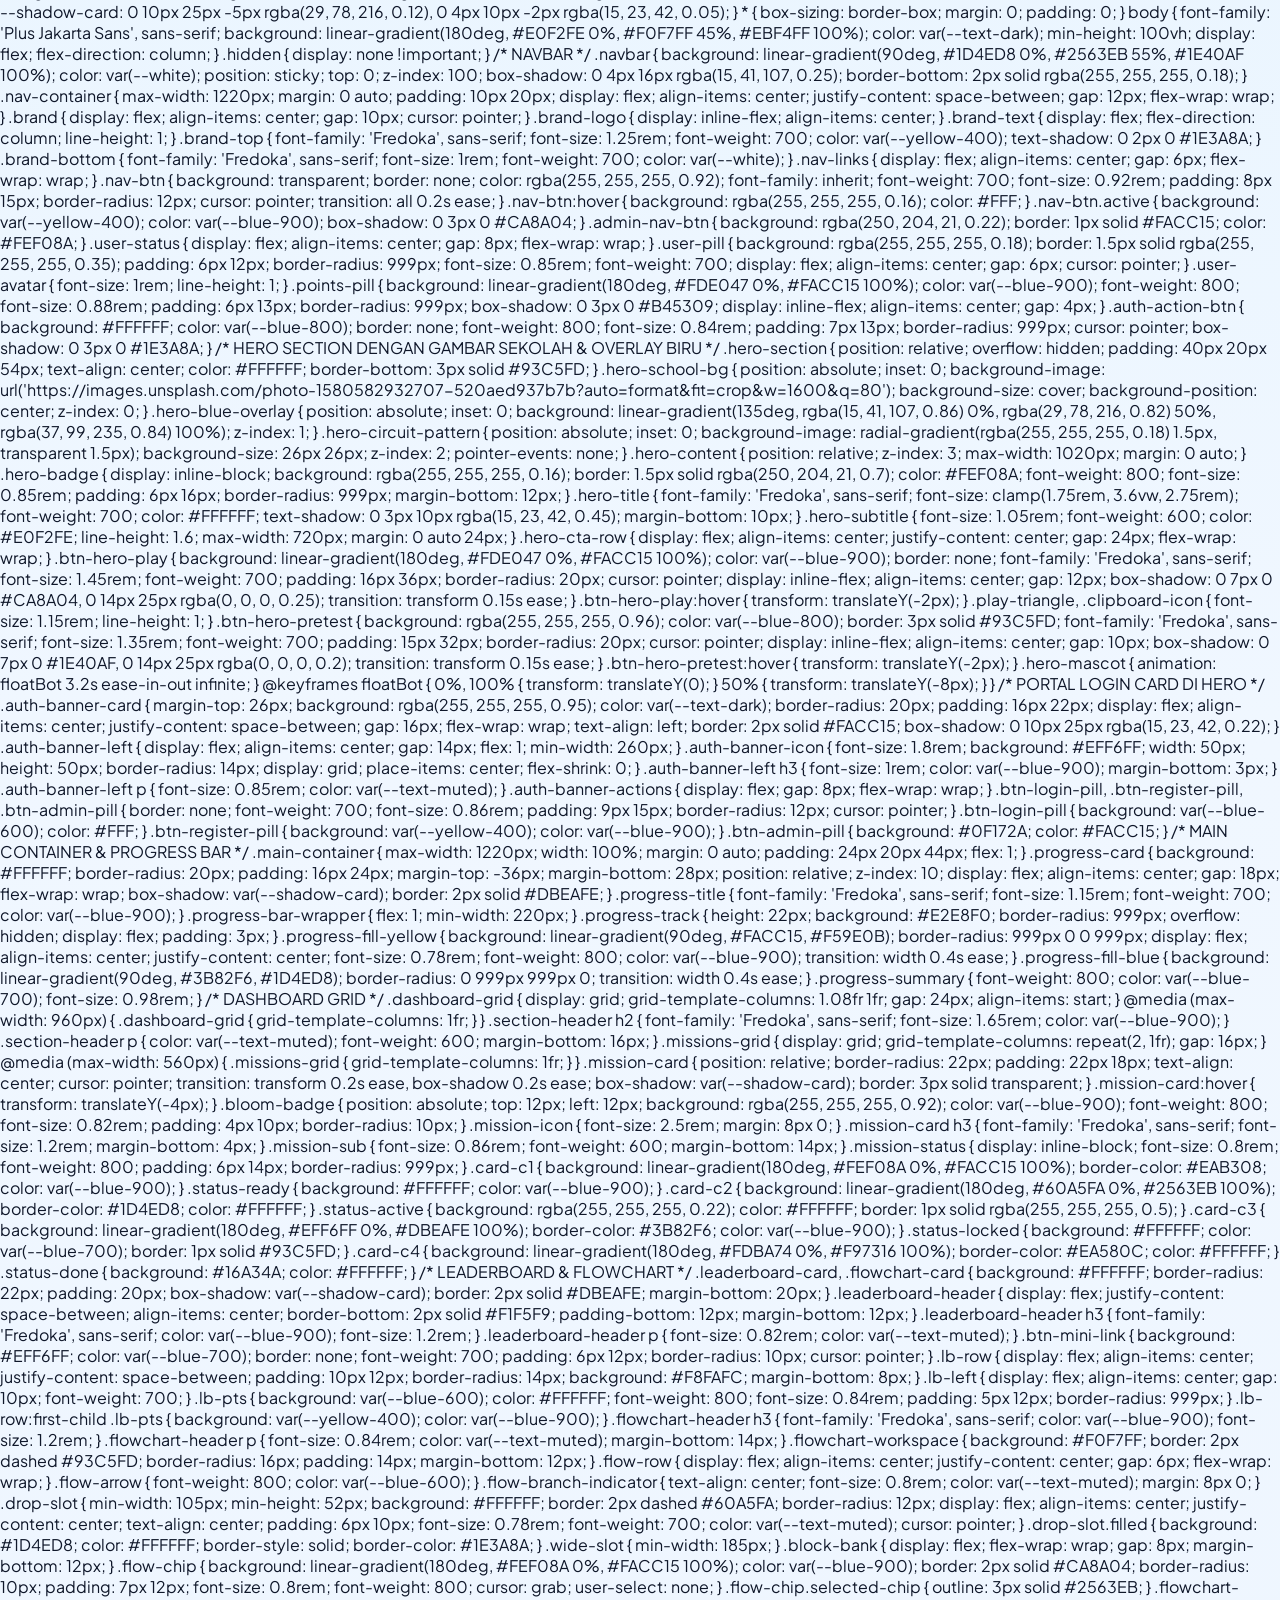
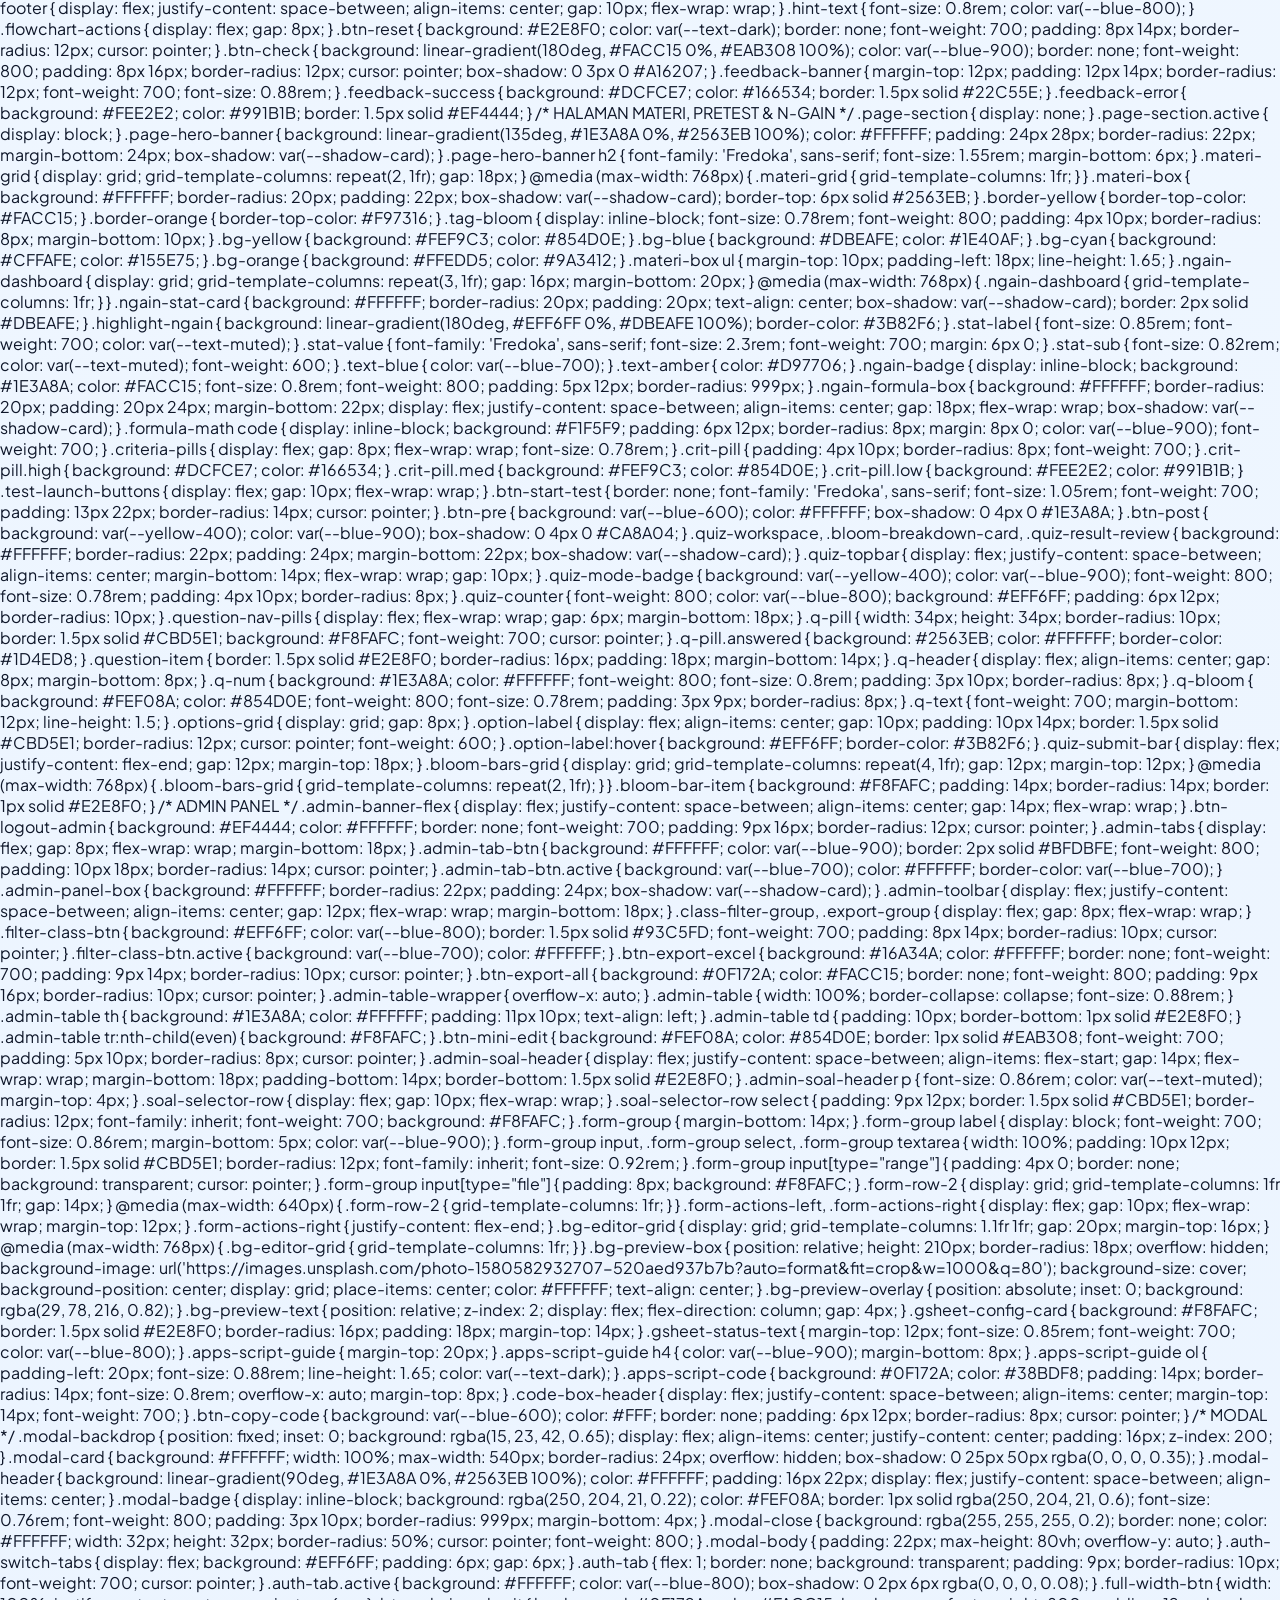
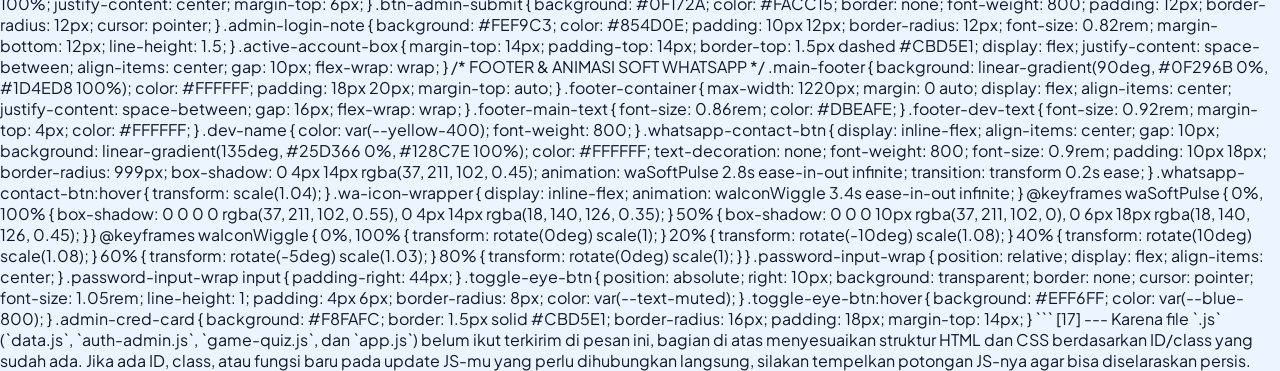
<file: inidex.html>
<!DOCTYPE html>
<html lang="id">
<head>
  <meta charset="UTF-8" />
  <meta name="viewport" content="width=device-width, initial-scale=1.0" />
  <title>ALGO ADVENTURE — Belajar Algoritma Sambil Main (Kelas X Informatika)</title>
  <link rel="preconnect" href="https://fonts.googleapis.com" />
  <link rel="preconnect" href="https://fonts.gstatic.com" crossorigin />
  <link href="https://fonts.googleapis.com/css2?family=Fredoka:wght@500;600;700&family=Plus+Jakarta+Sans:wght@400;500;600;700;800&display=swap" rel="stylesheet" />
  <link rel="stylesheet" href="css/style.css" />
</head>
<body>

  <!-- NAVBAR -->
  <header class="navbar">
    <div class="nav-container">
      <div class="brand" onclick="switchPage('beranda')">
        <div class="brand-logo" aria-hidden="true">
          <svg viewBox="0 0 64 64" width="38" height="38">
            <rect x="14" y="16" width="36" height="28" rx="10" fill="#FACC15" stroke="#1E3A8A" stroke-width="3"/>
            <line x1="32" y1="6" x2="32" y2="16" stroke="#FFFFFF" stroke-width="3" stroke-linecap="round"/>
            <circle cx="32" cy="6" r="4" fill="#FACC15"/>
            <rect x="20" y="22" width="24" height="14" rx="5" fill="#0F172A"/>
            <circle cx="27" cy="29" r="3" fill="#38BDF8"/>
            <circle cx="37" cy="29" r="3" fill="#38BDF8"/>
            <rect x="24" y="44" width="16" height="12" rx="4" fill="#3B82F6" stroke="#1E3A8A" stroke-width="2.5"/>
          </svg>
        </div>
        <div class="brand-text">
          <span class="brand-top">ALGO</span>
          <span class="brand-bottom">ADVENTURE</span>
        </div>
      </div>

      <nav class="nav-links" id="navLinks">
        <button class="nav-btn active" data-page="beranda" onclick="switchPage('beranda')">Beranda</button>
        <button class="nav-btn" data-page="materi" onclick="switchPage('materi')">Materi</button>
        <button class="nav-btn" data-page="game" onclick="switchPage('game')">Game</button>
        <button class="nav-btn" data-page="pretest" onclick="switchPage('pretest')">Pretest &amp; Posttest</button>
        <button class="nav-btn" data-page="peringkat" onclick="switchPage('peringkat')">Peringkat</button>
        <button class="nav-btn admin-nav-btn hidden" id="navAdminBtn" data-page="admin" onclick="switchPage('admin')">🛡️ Panel Admin</button>
      </nav>

      <div class="user-status">
        <div class="user-pill" onclick="openAuthModal()" title="Klik untuk Login / Ganti Akun">
          <span class="user-avatar" id="navUserAvatar">👦</span>
          <span id="navUserLabel">Tamu (Klik Login)</span>
        </div>
        <div class="points-pill" id="pointsPill">
          <span>⭐</span> Poin +<span id="totalPoints">100</span>
        </div>
        <button class="auth-action-btn" id="navAuthBtn" onclick="openAuthModal()">Masuk / Daftar</button>
      </div>
    </div>
  </header>

  <!-- ==================== HALAMAN 1: BERANDA ==================== -->
  <main id="page-beranda" class="page-section active">
    <section class="hero-section">
      <div class="hero-school-bg" id="heroSchoolBg"></div>
      <div class="hero-blue-overlay" id="heroBlueOverlay"></div>
      <div class="hero-circuit-pattern"></div>

      <div class="hero-content">
        <div class="hero-badge">🎓 Informatika Kelas X • Kurikulum Merdeka</div>
        <h1 class="hero-title">ALGO ADVENTURE - Belajar Algoritma Sambil Main</h1>
        <p class="hero-subtitle">
          Simulasi Interaktif! Belajar konsep algoritma &amp; pemrograman dasar sambil bermain game.<br />
          Selesaikan level, kumpulkan poin, dan jadi Programmer Muda!
        </p>

        <div class="hero-cta-row">
          <button class="btn-hero-play" onclick="openMissionModal(1)">
            <span class="play-triangle">▶</span> Mulai Main
          </button>

          <div class="hero-mascot" title="Halo! Aku AlgoBot, pemandu belajarmu!">
            <svg viewBox="0 0 160 165" width="132" height="136">
              <defs>
                <linearGradient id="botBody" x1="0" y1="0" x2="0" y2="1">
                  <stop offset="0%" stop-color="#FFFFFF"/>
                  <stop offset="100%" stop-color="#DBEAFE"/>
                </linearGradient>
                <linearGradient id="botVisor" x1="0" y1="0" x2="1" y2="1">
                  <stop offset="0%" stop-color="#0F172A"/>
                  <stop offset="100%" stop-color="#1E3A8A"/>
                </linearGradient>
              </defs>
              <line x1="80" y1="12" x2="80" y2="28" stroke="#FACC15" stroke-width="5" stroke-linecap="round"/>
              <circle cx="80" cy="10" r="7" fill="#FACC15" stroke="#1E3A8A" stroke-width="2.5"/>
              <rect x="22" y="48" width="12" height="24" rx="6" fill="#3B82F6" stroke="#1E3A8A" stroke-width="2.5"/>
              <rect x="126" y="48" width="12" height="24" rx="6" fill="#3B82F6" stroke="#1E3A8A" stroke-width="2.5"/>
              <rect x="32" y="26" width="96" height="66" rx="26" fill="url(#botBody)" stroke="#1E3A8A" stroke-width="3.5"/>
              <rect x="44" y="38" width="72" height="42" rx="16" fill="url(#botVisor)"/>
              <circle cx="64" cy="58" r="9" fill="#38BDF8"/>
              <circle cx="66" cy="55" r="3" fill="#FFFFFF"/>
              <circle cx="96" cy="58" r="9" fill="#38BDF8"/>
              <circle cx="98" cy="55" r="3" fill="#FFFFFF"/>
              <path d="M 73 68 Q 80 74 87 68" stroke="#38BDF8" stroke-width="3" fill="none" stroke-linecap="round"/>
              <path d="M 38 112 Q 22 122 25 135" stroke="#93C5FD" stroke-width="10" stroke-linecap="round" fill="none"/>
              <circle cx="25" cy="136" r="7" fill="#3B82F6" stroke="#1E3A8A" stroke-width="2.5"/>
              <path d="M 122 108 Q 142 96 144 80" stroke="#93C5FD" stroke-width="10" stroke-linecap="round" fill="none"/>
              <circle cx="144" cy="78" r="8" fill="#FACC15" stroke="#1E3A8A" stroke-width="2.5"/>
              <rect x="44" y="95" width="72" height="54" rx="18" fill="url(#botBody)" stroke="#1E3A8A" stroke-width="3.5"/>
              <rect x="58" y="106" width="44" height="32" rx="8" fill="#EFF6FF" stroke="#3B82F6" stroke-width="2"/>
              <rect x="64" y="112" width="12" height="8" rx="2" fill="#FACC15"/>
              <rect x="80" y="112" width="16" height="8" rx="2" fill="#3B82F6"/>
              <rect x="64" y="124" width="32" height="8" rx="2" fill="#22C55E"/>
            </svg>
          </div>

          <button class="btn-hero-pretest" onclick="switchPage('pretest')">
            <span class="clipboard-icon">📋</span> Pretest &amp; N-Gain
          </button>
        </div>

        <!-- CARD STATUS LOGIN / REGISTRASI SISWA & ADMIN -->
        <div class="auth-banner-card" id="authBannerCard">
          <div class="auth-banner-left">
            <div class="auth-banner-icon">🔐</div>
            <div>
              <h3 id="authBannerTitle">Portal Akun Siswa (Kelas XA &amp; XB) &amp; Guru Admin</h3>
              <p id="authBannerDesc">Masuk atau daftar terlebih dahulu agar skor game, Pretest, Posttest, dan N-Gain tersimpan otomatis ke database kelas &amp; Google Sheets.</p>
            </div>
          </div>
          <div class="auth-banner-actions" id="authBannerActions">
            <button class="btn-login-pill" onclick="openAuthModal('login')">🔑 Login Siswa</button>
            <button class="btn-register-pill" onclick="openAuthModal('register')">📝 Daftar Siswa Baru</button>
            <button class="btn-admin-pill" onclick="openAuthModal('admin')">🛡️ Login Admin</button>
          </div>
        </div>
      </div>
    </section>

    <div class="main-container">
      <!-- PROGRESS BAR -->
      <section class="progress-card">
        <div class="progress-title">Progress Belajar Kamu</div>
        <div class="progress-bar-wrapper">
          <div class="progress-track">
            <div class="progress-fill-yellow" id="progressYellow" style="width: 40%;">
              <span id="progressBadgeText">40%</span>
            </div>
            <div class="progress-fill-blue" id="progressBlue" style="width: 30%;"></div>
          </div>
        </div>
        <div class="progress-summary" id="progressSummaryText">40% • 2/4 Level Selesai</div>
      </section>

      <!-- GRID UTAMA 2 KOLOM -->
      <div class="dashboard-grid">
        <!-- KIRI: 4 LEVEL MISI (C1-C4) -->
        <section class="missions-column">
          <div class="section-header">
            <h2>Level Misi</h2>
            <p>Pilih level dan kuasai konsep algoritma berdasarkan Taksonomi Bloom (C1–C4)!</p>
          </div>

          <div class="missions-grid">
            <div class="mission-card card-c1" id="card-level-1" onclick="openMissionModal(1)">
              <span class="bloom-badge">C1</span>
              <div class="mission-icon">🧠</div>
              <h3>Level 1: Mengingat</h3>
              <p class="mission-sub">Dasar-dasar Algoritma</p>
              <div class="mission-status status-ready" id="status-level-1">✦ Siap Dimainkan</div>
            </div>

            <div class="mission-card card-c2" id="card-level-2" onclick="openMissionModal(2)">
              <span class="bloom-badge">C2</span>
              <div class="mission-icon">📖</div>
              <h3>Level 2: Memahami</h3>
              <p class="mission-sub">Flowchart &amp; Sequencing</p>
              <div class="mission-status status-active" id="status-level-2">▶ Sedang Berjalan</div>
            </div>

            <div class="mission-card card-c3" id="card-level-3" onclick="openMissionModal(3)">
              <span class="bloom-badge">C3</span>
              <div class="mission-icon">⚙️</div>
              <h3>Level 3: Menerapkan</h3>
              <p class="mission-sub">Menerapkan Looping &amp; Kondisi</p>
              <div class="mission-status status-locked" id="status-level-3">🔒 Klik untuk Buka</div>
            </div>

            <div class="mission-card card-c4" id="card-level-4" onclick="openMissionModal(4)">
              <span class="bloom-badge">C4</span>
              <div class="mission-icon">🏆</div>
              <h3>Level 4: Menganalisis</h3>
              <p class="mission-sub">Debugging &amp; Optimasi Algoritma</p>
              <div class="mission-status status-locked" id="status-level-4">🔒 Klik untuk Buka</div>
            </div>
          </div>
        </section>

        <!-- KANAN: LEADERBOARD & DRAG DROP FLOWCHART -->
        <section class="right-column">
          <div class="leaderboard-card">
            <div class="leaderboard-header">
              <div>
                <h3>🏆 Leaderboard Kelas X</h3>
                <p>Top 3 Poin Tertinggi Minggu Ini (XA &amp; XB)</p>
              </div>
              <button class="btn-mini-link" onclick="switchPage('peringkat')">Semua →</button>
            </div>
            <div class="leaderboard-list" id="miniLeaderboard"></div>
          </div>

          <div class="flowchart-card">
            <div class="flowchart-header">
              <h3>Latihan: Drag &amp; Drop Flowchart</h3>
              <p>Susun blok berikut agar menjadi algoritma penentu kelulusan yang benar! (Seret atau klik blok ke slot)</p>
            </div>

            <div class="flowchart-workspace">
              <div class="flow-row top-row">
                <div class="drop-slot" data-slot="0" id="slot-0" onclick="handleSlotClick(0)">
                  <span class="slot-placeholder">▶ Mulai<br/><small>Drag here</small></span>
                </div>
                <span class="flow-arrow">→</span>
                <div class="drop-slot" data-slot="1" id="slot-1" onclick="handleSlotClick(1)">
                  <span class="slot-placeholder">Slot 2<br/><small>Input</small></span>
                </div>
                <span class="flow-arrow">→</span>
                <div class="drop-slot" data-slot="2" id="slot-2" onclick="handleSlotClick(2)">
                  <span class="slot-placeholder">Slot 3<br/><small>Kondisi (?)</small></span>
                </div>
                <span class="flow-arrow">→</span>
                <div class="drop-slot" data-slot="3" id="slot-3" onclick="handleSlotClick(3)">
                  <span class="slot-placeholder">Slot 4<br/><small>Output Ya</small></span>
                </div>
              </div>

              <div class="flow-branch-indicator">
                <span>↳ Jika kondisi <b>Tidak (False)</b>:</span>
              </div>

              <div class="flow-row bottom-row">
                <div class="drop-slot wide-slot" data-slot="4" id="slot-4" onclick="handleSlotClick(4)">
                  <span class="slot-placeholder">Slot 5: Output Cabang Salah</span>
                </div>
                <span class="flow-arrow">→</span>
                <div class="drop-slot" data-slot="5" id="slot-5" onclick="handleSlotClick(5)">
                  <span class="slot-placeholder">Slot 6<br/><small>Akhir</small></span>
                </div>
              </div>
            </div>

            <div class="block-bank" id="blockBank"></div>

            <div class="flowchart-footer">
              <div class="hint-text">💡 <b>Hint:</b> Gunakan blok kondisi untuk cabang if-else!</div>
              <div class="flowchart-actions">
                <button class="btn-reset" onclick="resetFlowchart()">↻ Reset</button>
                <button class="btn-check" onclick="checkFlowchart()">✔ Cek Jawaban</button>
              </div>
            </div>

            <div id="flowchartFeedback" class="feedback-banner hidden"></div>
          </div>
        </section>
      </div>
    </div>
  </main>

  <!-- ==================== HALAMAN 2: MATERI ==================== -->
  <main id="page-materi" class="page-section">
    <div class="main-container">
      <div class="page-hero-banner">
        <h2>📚 Modul Materi Algoritma &amp; Pemrograman Dasar (Kelas X)</h2>
        <p>Pelajari ringkasan konsep dari C1 hingga C4 sebelum mengerjakan Pretest, Misi, dan Posttest.</p>
      </div>

      <div class="materi-grid">
        <article class="materi-box border-yellow">
          <span class="tag-bloom bg-yellow">C1 • Mengingat</span>
          <h3>1. Pengertian &amp; Ciri-Ciri Algoritma</h3>
          <p><b>Algoritma</b> adalah urutan langkah-langkah logis dan sistematis untuk menyelesaikan suatu masalah tertentu.</p>
          <ul>
            <li><b>Finiteness (Keterbatasan):</b> Algoritma harus berhenti setelah sejumlah langkah terbatas.</li>
            <li><b>Definiteness (Kepastian):</b> Setiap langkah didefinisikan secara jelas dan tidak ambigu.</li>
            <li><b>Input &amp; Output:</b> Memiliki nol atau lebih masukan dan minimal satu keluaran.</li>
            <li><b>Effectiveness (Efektivitas):</b> Setiap langkah sederhana dan dapat dikerjakan dalam waktu masuk akal.</li>
          </ul>
        </article>

        <article class="materi-box border-blue">
          <span class="tag-bloom bg-blue">C2 • Memahami</span>
          <h3>2. Simbol Flowchart &amp; Notasi Algoritma</h3>
          <p>Algoritma dapat disajikan menggunakan <b>Kalimat Deskriptif</b>, <b>Pseudocode</b>, maupun <b>Flowchart (Diagram Alir)</b>.</p>
          <ul>
            <li><b>Terminator (Oval):</b> Menyatakan titik <i>Mulai (Start)</i> dan <i>Selesai (End)</i>.</li>
            <li><b>Input / Output (Jajar Genjang):</b> Proses membaca data masukan atau menampilkan hasil.</li>
            <li><b>Proses (Persegi Panjang):</b> Pengolahan data atau perhitungan matematis.</li>
            <li><b>Decision / Kondisi (Belah Ketupat):</b> Percabangan keputusan (Ya / Tidak).</li>
          </ul>
        </article>

        <article class="materi-box border-cyan">
          <span class="tag-bloom bg-cyan">C3 • Menerapkan</span>
          <h3>3. Struktur Kontrol: Percabangan &amp; Perulangan</h3>
          <p>Dalam pemrograman dasar, alur eksekusi dikendalikan oleh tiga struktur utama:</p>
          <ul>
            <li><b>Runtunan (Sequence):</b> Instruksi dijalankan berurutan dari atas ke bawah.</li>
            <li><b>Percabangan (Selection / If-Else):</b> Memilih aksi berdasarkan kondisi logika (misal: <code>nilai &gt; 50</code>).</li>
            <li><b>Perulangan (Looping / For &amp; While):</b> Mengulang blok instruksi selama kondisi terpenuhi.</li>
          </ul>
        </article>

        <article class="materi-box border-orange">
          <span class="tag-bloom bg-orange">C4 • Menganalisis</span>
          <h3>4. Tracing, Debugging &amp; Efisiensi Algoritma</h3>
          <p>Kemampuan menganalisis jalannya program untuk menemukan kesalahan (<i>bug</i>) dan memilih solusi paling efisien.</p>
          <ul>
            <li><b>Syntax Error:</b> Kesalahan penulisan aturan bahasa pemrograman.</li>
            <li><b>Logic Error:</b> Program berjalan tanpa crash, tetapi output keliru akibat salah rumus atau kondisi.</li>
            <li><b>Infinite Loop:</b> Perulangan tanpa henti karena kondisi berhenti tidak pernah tercapai.</li>
          </ul>
        </article>
      </div>
    </div>
  </main>

  <!-- ==================== HALAMAN 3: GAME ARENA ==================== -->
  <main id="page-game" class="page-section">
    <div class="main-container">
      <div class="page-hero-banner">
        <h2>🎮 Arena Tantangan Algoritma</h2>
        <p>Selesaikan keempat level misi C1–C4 untuk mencapai 100% Progress Belajar!</p>
      </div>

      <div class="missions-grid arena-grid">
        <div class="mission-card card-c1" onclick="openMissionModal(1)">
          <span class="bloom-badge">C1</span>
          <div class="mission-icon">🧠</div>
          <h3>Level 1: Mengingat</h3>
          <p class="mission-sub">Kuis Cepat Konsep Dasar Algoritma</p>
          <div class="mission-status status-ready" id="arena-status-1">▶ Mainkan Misi 1 (+100 Poin)</div>
        </div>
        <div class="mission-card card-c2" onclick="openMissionModal(2)">
          <span class="bloom-badge">C2</span>
          <div class="mission-icon">📖</div>
          <h3>Level 2: Memahami</h3>
          <p class="mission-sub">Tebak Fungsi Simbol Flowchart</p>
          <div class="mission-status status-active" id="arena-status-2">▶ Mainkan Misi 2 (+120 Poin)</div>
        </div>
        <div class="mission-card card-c3" onclick="openMissionModal(3)">
          <span class="bloom-badge">C3</span>
          <div class="mission-icon">⚙️</div>
          <h3>Level 3: Menerapkan</h3>
          <p class="mission-sub">Simulasi Output Percabangan &amp; Loop</p>
          <div class="mission-status status-ready" id="arena-status-3">▶ Mainkan Misi 3 (+150 Poin)</div>
        </div>
        <div class="mission-card card-c4" onclick="openMissionModal(4)">
          <span class="bloom-badge">C4</span>
          <div class="mission-icon">🏆</div>
          <h3>Level 4: Menganalisis</h3>
          <p class="mission-sub">Detektif Bug &amp; Optimasi Logika</p>
          <div class="mission-status status-ready" id="arena-status-4">▶ Mainkan Misi 4 (+200 Poin)</div>
        </div>
      </div>
    </div>
  </main>

  <!-- ==================== HALAMAN 4: PRETEST, POSTTEST & N-GAIN ==================== -->
  <main id="page-pretest" class="page-section">
    <div class="main-container">
      <div class="page-hero-banner">
        <h2>📝 Evaluasi Pembelajaran: Pretest, Posttest &amp; Kalkulator N-Gain</h2>
        <p>Ukur pemahaman awal (20 Soal C1–C4) dan pemahaman akhir untuk menghitung peningkatan belajar (Normalized Gain) secara otomatis.</p>
      </div>

      <div class="ngain-dashboard">
        <div class="ngain-stat-card">
          <span class="stat-label">Skor Pretest (20 Soal)</span>
          <div class="stat-value text-blue" id="displayPretestScore">-</div>
          <span class="stat-sub" id="displayPretestDetail">Belum dikerjakan</span>
        </div>

        <div class="ngain-stat-card">
          <span class="stat-label">Skor Posttest (20 Soal)</span>
          <div class="stat-value text-amber" id="displayPosttestScore">-</div>
          <span class="stat-sub" id="displayPosttestDetail">Belum dikerjakan</span>
        </div>

        <div class="ngain-stat-card highlight-ngain">
          <span class="stat-label">Nilai N-Gain (g)</span>
          <div class="stat-value" id="displayNGainValue">-</div>
          <span class="ngain-badge" id="displayNGainCategory">Menunggu Pretest &amp; Posttest</span>
        </div>
      </div>

      <div class="ngain-formula-box">
        <div class="formula-info">
          <h4>📐 Rumus Normalized Gain (Hake, 1998)</h4>
          <p class="formula-math">
            <code>N-Gain (g) = (Skor Posttest − Skor Pretest) / (Skor Maksimal [100] − Skor Pretest)</code>
          </p>
          <div class="criteria-pills">
            <span class="crit-pill high"><b>g ≥ 0,70</b> : Tinggi (High Gain)</span>
            <span class="crit-pill med"><b>0,30 ≤ g &lt; 0,70</b> : Sedang (Medium Gain)</span>
            <span class="crit-pill low"><b>g &lt; 0,30</b> : Rendah (Low Gain)</span>
          </div>
        </div>
        <div class="test-launch-buttons">
          <button class="btn-start-test btn-pre" onclick="startQuiz('pretest')">📋 Mulai Pretest (20 Soal)</button>
          <button class="btn-start-test btn-post" onclick="startQuiz('posttest')">🚀 Mulai Posttest (20 Soal)</button>
        </div>
      </div>

      <div id="bloomBreakdownCard" class="bloom-breakdown-card hidden">
        <h3>📊 Analisis Capaian per Level Kognitif (C1 – C4)</h3>
        <div class="bloom-bars-grid" id="bloomBarsContainer"></div>
      </div>

      <div id="quizWorkspace" class="quiz-workspace hidden">
        <div class="quiz-topbar">
          <div>
            <span class="quiz-mode-badge" id="quizModeBadge">PRETEST</span>
            <h3 id="quizHeaderTitle">Pretest Algoritma Dasar (20 Soal C1–C4)</h3>
          </div>
          <div class="quiz-counter" id="quizAnsweredCount">Terjawab: 0 / 20</div>
        </div>

        <div class="question-nav-pills" id="questionNavPills"></div>

        <div id="questionsContainer" class="questions-list"></div>

        <div class="quiz-submit-bar">
          <button class="btn-reset" onclick="cancelQuiz()">Batal</button>
          <button class="btn-check btn-submit-quiz" onclick="submitQuiz()">✅ Selesai &amp; Hitung Skor</button>
        </div>
      </div>

      <div id="quizResultReview" class="quiz-result-review hidden"></div>
    </div>
  </main>

  <!-- ==================== HALAMAN 5: PERINGKAT ==================== -->
  <main id="page-peringkat" class="page-section">
    <div class="main-container">
      <div class="page-hero-banner">
        <h2>🏆 Papan Peringkat Kelas X Informatika</h2>
        <p>Kumpulkan poin dari Misi C1–C4, Flowchart, Pretest, dan Posttest untuk menjadi peringkat #1!</p>
      </div>
      <div class="leaderboard-card full-lb">
        <div id="fullLeaderboardList" class="leaderboard-list"></div>
      </div>
    </div>
  </main>

  <!-- ==================== HALAMAN 6: PANEL ADMIN GURU ==================== -->
  <main id="page-admin" class="page-section">
    <div class="main-container">
      <div class="page-hero-banner admin-hero-banner">
        <div class="admin-banner-flex">
          <div>
            <h2>🛡️ Panel Kontrol Admin &amp; Guru Informatika</h2>
            <p>Kelola data login siswa Kelas XA &amp; XB, sinkronisasi Google Sheets, edit bank soal, ubah background header, dan unduh rekap nilai.</p>
          </div>
          <button class="btn-logout-admin" onclick="logoutUser()">🚪 Keluar Admin</button>
        </div>
      </div>

      <!-- TAB NAVIGASI ADMIN -->
      <div class="admin-tabs">
        <button class="admin-tab-btn active" onclick="switchAdminTab('siswa', this)">👥 Data Siswa &amp; Skor Kelas</button>
        <button class="admin-tab-btn" onclick="switchAdminTab('soal', this)">📝 Edit Soal &amp; Jawaban</button>
        <button class="admin-tab-btn" onclick="switchAdminTab('tampilan', this)">🖼️ Background Header</button>
        <button class="admin-tab-btn" onclick="switchAdminTab('gsheet', this)">📊 Database Google Sheets</button>
        <button class="admin-tab-btn" onclick="switchAdminTab('akun', this)">🔐 Akun Admin</button>
      </div>

      <!-- TAB 1: DATA SISWA & SKOR PER KELAS -->
      <section id="admin-tab-siswa" class="admin-panel-box">
        <div class="admin-toolbar">
          <div class="class-filter-group">
            <button class="filter-class-btn active" onclick="filterAdminClass('ALL', this)">Semua Kelas (<span id="countAll">0</span>)</button>
            <button class="filter-class-btn" onclick="filterAdminClass('Kelas XA', this)">Kelas XA (<span id="countXA">0</span>)</button>
            <button class="filter-class-btn" onclick="filterAdminClass('Kelas XB', this)">Kelas XB (<span id="countXB">0</span>)</button>
          </div>

          <div class="export-group">
            <button class="btn-export-excel" onclick="exportClassExcel('Kelas XA')">📥 Download Kelas XA (.xls)</button>
            <button class="btn-export-excel" onclick="exportClassExcel('Kelas XB')">📥 Download Kelas XB (.xls)</button>
            <button class="btn-export-all" onclick="exportClassExcel('ALL')">📊 Download Semua Kelas (.xls)</button>
          </div>
        </div>

        <div class="admin-table-wrapper">
          <table class="admin-table">
            <thead>
              <tr>
                <th>No</th>
                <th>Nama Siswa</th>
                <th>Kelas</th>
                <th>Password</th>
                <th>Waktu Login</th>
                <th>Poin Game</th>
                <th>Pretest</th>
                <th>Posttest</th>
                <th>N-Gain</th>
                <th>Aksi</th>
              </tr>
            </thead>
            <tbody id="adminStudentTableBody"></tbody>
          </table>
        </div>
      </section>

      <!-- TAB 2: EDIT SOAL & JAWABAN -->
      <section id="admin-tab-soal" class="admin-panel-box hidden">
        <div class="admin-soal-header">
          <div>
            <h3>✏️ Editor Bank Soal &amp; Kunci Jawaban (Pretest &amp; Posttest)</h3>
            <p>Pilih jenis tes dan nomor soal untuk mengubah teks pertanyaan, opsi pilihan ganda, kunci jawaban, atau pembahasan.</p>
          </div>
          <div class="soal-selector-row">
            <select id="adminQuizTypeSelect" onchange="loadAdminQuestionEditor()">
              <option value="pretest">Bank Soal Pretest (20 Soal)</option>
              <option value="posttest">Bank Soal Posttest (20 Soal)</option>
            </select>
            <select id="adminQuestionNumSelect" onchange="loadAdminQuestionEditor()"></select>
          </div>
        </div>

        <form class="admin-question-form" onsubmit="saveAdminQuestion(event)">
          <div class="form-row-2">
            <div class="form-group">
              <label>Level Kognitif (Taksonomi Bloom)</label>
              <select id="editQLevel">
                <option value="C1">C1 - Mengingat</option>
                <option value="C2">C2 - Memahami</option>
                <option value="C3">C3 - Menerapkan</option>
                <option value="C4">C4 - Menganalisis</option>
              </select>
            </div>
            <div class="form-group">
              <label>Kunci Jawaban Benar</label>
              <select id="editQAnswer">
                <option value="0">Opsi A</option>
                <option value="1">Opsi B</option>
                <option value="2">Opsi C</option>
                <option value="3">Opsi D</option>
              </select>
            </div>
          </div>

          <div class="form-group">
            <label>Teks Pertanyaan</label>
            <textarea id="editQText" rows="3" required></textarea>
          </div>

          <div class="form-row-2">
            <div class="form-group">
              <label>Pilihan A</label>
              <input type="text" id="editQOpt0" required />
            </div>
            <div class="form-group">
              <label>Pilihan B</label>
              <input type="text" id="editQOpt1" required />
            </div>
            <div class="form-group">
              <label>Pilihan C</label>
              <input type="text" id="editQOpt2" required />
            </div>
            <div class="form-group">
              <label>Pilihan D</label>
              <input type="text" id="editQOpt3" required />
            </div>
          </div>

          <div class="form-group">
            <label>Pembahasan Jawaban</label>
            <input type="text" id="editQExp" required />
          </div>

          <div class="form-actions-right">
            <button type="button" class="btn-reset" onclick="resetDefaultQuestions()">↺ Reset ke Soal Bawaan</button>
            <button type="submit" class="btn-check">💾 Simpan Perubahan Soal</button>
          </div>
        </form>
      </section>

      <!-- TAB 3: GANTI GAMBAR BACKGROUND HEADER -->
      <section id="admin-tab-tampilan" class="admin-panel-box hidden">
        <h3>🖼️ Pengaturan Gambar Background Header (Area Hero Sekolah)</h3>
        <p>Ganti foto gedung sekolah di bagian atas beranda menggunakan tautan gambar (URL) atau unggah file gambar dari perangkat Anda.</p>

        <div class="bg-editor-grid">
          <div class="bg-editor-controls">
            <div class="form-group">
              <label>URL Gambar Background Sekolah</label>
              <input type="url" id="headerBgUrlInput" placeholder="https://contoh.com/foto-sekolah.jpg" />
            </div>

            <div class="form-group">
              <label>Atau Pilih Gambar dari Komputer / HP</label>
              <input type="file" id="headerBgFileInput" accept="image/*" onchange="handleHeaderBgUpload(event)" />
            </div>

            <div class="form-group">
              <label>Tingkat Opacity Lapisan Biru: <span id="opacityValLabel">82%</span></label>
              <input type="range" id="headerOpacityRange" min="40" max="95" value="82" oninput="previewHeaderOpacity(this.value)" />
            </div>

            <div class="form-actions-left">
              <button type="button" class="btn-check" onclick="applyHeaderBgSettings()">💾 Terapkan Background Header</button>
              <button type="button" class="btn-reset" onclick="resetHeaderBgSettings()">↺ Reset Default Sekolah</button>
            </div>
          </div>

          <div class="bg-preview-card">
            <div class="bg-preview-box" id="adminBgPreviewBox">
              <div class="bg-preview-overlay" id="adminBgPreviewOverlay"></div>
              <div class="bg-preview-text">
                <strong>ALGO ADVENTURE</strong>
                <span>Pratinjau Background Header Sekolah</span>
              </div>
            </div>
          </div>
        </div>
      </section>

      <!-- TAB 4: DATABASE GOOGLE SHEETS -->
      <section id="admin-tab-gsheet" class="admin-panel-box hidden">
        <h3>📊 Integrasi Database Google Sheets (Real-Time Sync)</h3>
        <p>Hubungkan aplikasi ini ke Google Sheets Anda agar setiap siswa yang mendaftar, login, atau menyelesaikan tes otomatis tercatat di spreadsheet Anda.</p>

        <div class="gsheet-config-card">
          <div class="form-group">
            <label>URL Web App Google Apps Script</label>
            <input type="url" id="googleSheetUrlInput" placeholder="https://script.google.com/macros/s/AKfycb.../exec" />
          </div>
          <div class="form-actions-left">
            <button class="btn-check" onclick="saveGoogleSheetUrl()">💾 Simpan &amp; Aktifkan Koneksi</button>
            <button class="btn-login-pill" onclick="syncAllToGoogleSheet()">🔄 Sinkronkan Semua Data Sekarang</button>
          </div>
          <p class="gsheet-status-text" id="gsheetStatusText">Status: Penyimpanan Lokal Aktif (Siap dihubungkan ke Google Sheets)</p>
        </div>

        <div class="apps-script-guide">
          <h4>📋 Panduan Cepat Membuat Database Google Sheets (3 Langkah):</h4>
          <ol>
            <li>Buka <b>Google Sheets</b> baru, beri nama sheet <code>DataSiswa</code>, lalu klik menu <b>Ekstensi → Apps Script</b>.</li>
            <li>Salin dan tempel kode di bawah ini ke editor Apps Script, lalu klik <b>Terapkan (Deploy) → Deployment baru → Aplikasi web</b> (Akses: <i>Siapa saja / Anyone</i>).</li>
            <li>Salin <b>URL Aplikasi Web</b> yang muncul dan tempelkan ke kolom di atas.</li>
          </ol>
          <div class="code-box-header">
            <span>Kode Google Apps Script (Code.gs)</span>
            <button class="btn-copy-code" onclick="copyAppsScriptCode()">📋 Salin Kode</button>
          </div>
          <pre id="appsScriptCodeBlock" class="apps-script-code">function doPost(e) {
  var ss = SpreadsheetApp.getActiveSpreadsheet();
  var sheet = ss.getSheetByName("DataSiswa") || ss.insertSheet("DataSiswa");
  if (sheet.getLastRow() === 0) {
    sheet.appendRow(["Waktu Update", "Nama Siswa", "Kelas", "Password", "Waktu Login", "Poin Game", "Skor Pretest", "Skor Posttest", "N-Gain", "Kategori"]);
  }
  var data = JSON.parse(e.postData.contents);
  var rows = sheet.getDataRange().getValues();
  var foundRow = -1;
  for (var i = 1; i &lt; rows.length; i++) {
    if (rows[i][1] === data.name &amp;&amp; rows[i][2] === data.kelas) {
      foundRow = i + 1;
      break;
    }
  }
  var rowValues = [new Date(), data.name, data.kelas, data.password, data.lastLogin, data.points, data.pretest ?? "-", data.posttest ?? "-", data.ngain ?? "-", data.ngainCategory ?? "-"];
  if (foundRow &gt; 0) {
    sheet.getRange(foundRow, 1, 1, rowValues.length).setValues([rowValues]);
  } else {
    sheet.appendRow(rowValues);
  }
  return ContentService.createTextOutput(JSON.stringify({ status: "success" })).setMimeType(ContentService.MimeType.JSON);
}</pre>
        </div>
      </section>

      <!-- TAB 5: PENGATURAN AKUN ADMIN -->
      <section id="admin-tab-akun" class="admin-panel-box hidden">
        <h3>🔐 Pengaturan Username &amp; Password Admin</h3>
        <p>Ubah nama login (username) dan password admin untuk keamanan panel guru.</p>

        <form class="admin-cred-card" onsubmit="saveAdminCredentials(event)">
          <div class="form-row-2">
            <div class="form-group">
              <label>Username Login Admin Baru</label>
              <input type="text" id="newAdminUsernameInput" required />
            </div>
            <div class="form-group">
              <label>Password Admin Baru</label>
              <div class="password-input-wrap">
                <input type="password" id="newAdminPasswordInput" minlength="4" required />
                <button type="button" class="toggle-eye-btn" onclick="togglePasswordVisibility('newAdminPasswordInput', this)" aria-label="Lihat atau sembunyikan password">👁️</button>
              </div>
            </div>
          </div>
          <div class="form-actions-left">
            <button type="submit" class="btn-check">💾 Simpan Username &amp; Password Admin</button>
            <button type="button" class="btn-reset" onclick="resetAdminCredentials()">↺ Reset Default (admin / admin123)</button>
          </div>
        </form>
      </section>
    </div>
  </main>

  <!-- MODAL LOGIN / REGISTRASI SISWA & LOGIN ADMIN -->
  <div id="authModal" class="modal-backdrop hidden">
    <div class="modal-card auth-modal-card">
      <div class="modal-header auth-modal-header">
        <span class="modal-badge">🔐 PORTAL AKUN ALGO ADVENTURE</span>
        <button class="modal-close" onclick="closeAuthModal()">✕</button>
      </div>

      <div class="auth-switch-tabs">
        <button class="auth-tab active" id="tabBtnLogin" onclick="switchAuthTab('login')">🔑 Login Siswa</button>
        <button class="auth-tab" id="tabBtnRegister" onclick="switchAuthTab('register')">📝 Daftar Siswa</button>
        <button class="auth-tab" id="tabBtnAdmin" onclick="switchAuthTab('admin')">🛡️ Admin</button>
      </div>

      <div class="modal-body">
        <form id="formStudentLogin" onsubmit="handleStudentLogin(event)">
          <div class="form-group">
            <label>Nama Lengkap Siswa</label>
            <input type="text" id="loginStudentName" placeholder="Contoh: Rina Putri" required />
          </div>
          <div class="form-group">
            <label>Kelas</label>
            <select id="loginStudentClass" required>
              <option value="Kelas XA">Kelas XA</option>
              <option value="Kelas XB">Kelas XB</option>
            </select>
          </div>
          <div class="form-group">
            <label>Password</label>
            <div class="password-input-wrap">
              <input type="password" id="loginStudentPass" placeholder="Masukkan password kamu" required />
              <button type="button" class="toggle-eye-btn" onclick="togglePasswordVisibility('loginStudentPass', this)" aria-label="Lihat atau sembunyikan password">👁️</button>
            </div>
          </div>
          <button type="submit" class="btn-check full-width-btn">🚀 Masuk &amp; Mulai Belajar</button>
        </form>

        <form id="formStudentRegister" class="hidden" onsubmit="handleStudentRegister(event)">
          <div class="form-group">
            <label>Nama Lengkap Siswa</label>
            <input type="text" id="regStudentName" placeholder="Masukkan nama lengkap" required />
          </div>
          <div class="form-group">
            <label>Pilih Kelas</label>
            <select id="regStudentClass" required>
              <option value="Kelas XA">Kelas XA</option>
              <option value="Kelas XB">Kelas XB</option>
            </select>
          </div>
          <div class="form-group">
            <label>Buat Password</label>
            <div class="password-input-wrap">
              <input type="password" id="regStudentPass" placeholder="Minimal 4 karakter" minlength="4" required />
              <button type="button" class="toggle-eye-btn" onclick="togglePasswordVisibility('regStudentPass', this)" aria-label="Lihat atau sembunyikan password">👁️</button>
            </div>
          </div>
          <button type="submit" class="btn-hero-play full-width-btn">✨ Daftar &amp; Simpan ke Database</button>
        </form>

        <form id="formAdminLogin" class="hidden" onsubmit="handleAdminLogin(event)">
          <div class="admin-login-note">
            Masuk sebagai <b>Guru / Admin</b> untuk melihat skor Kelas XA &amp; XB, mengubah password siswa, mengedit soal, mengganti background header, dan mengunduh rekap Excel.<br/>
            <small>Default Login: Username <code>admin</code> • Password <code>admin123</code></small>
          </div>
          <div class="form-group">
            <label>Username Admin</label>
            <input type="text" id="adminUsernameInput" placeholder="admin" required />
          </div>
          <div class="form-group">
            <label>Password Admin</label>
            <div class="password-input-wrap">
              <input type="password" id="adminPasswordInput" placeholder="••••••" required />
              <button type="button" class="toggle-eye-btn" onclick="togglePasswordVisibility('adminPasswordInput', this)" aria-label="Lihat atau sembunyikan password">👁️</button>
            </div>
          </div>
          <button type="submit" class="btn-admin-submit full-width-btn">🛡️ Masuk Panel Admin</button>
        </form>

        <div id="activeAccountBox" class="active-account-box hidden">
          <p>Sedang masuk sebagai: <strong id="activeAccountSummary"></strong></p>
          <button type="button" class="btn-logout-admin" onclick="logoutUser()">🚪 Keluar Akun (Logout)</button>
        </div>
      </div>
    </div>
  </div>

  <!-- MODAL MISI INTERAKTIF -->
  <div id="missionModal" class="modal-backdrop hidden">
    <div class="modal-card">
      <div class="modal-header" id="modalHeader">
        <div>
          <span class="modal-badge" id="modalBloomBadge">C1</span>
          <h3 id="modalTitle">Level 1: Mengingat</h3>
        </div>
        <button class="modal-close" onclick="closeMissionModal()">✕</button>
      </div>
      <div class="modal-body" id="modalBody"></div>
    </div>
  </div>

  <!-- FOOTER -->
  <footer class="main-footer">
    <div class="footer-container">
      <div class="footer-info">
        <p class="footer-main-text">
          ALGO ADVENTURE • Kelas X Informatika — Materi Algoritma &amp; Pemrograman Dasar • © 2026 Belajar Seru, Aman, dan Interaktif
        </p>
        <p class="footer-dev-text">
          Developed with 💡 by <span class="dev-name">Dedryon Loak</span>
        </p>
      </div>

      <a
        href="https://wa.me/6281237224867?text=Halo%20Kak%20Dedryon%20Loak,%20saya%20ingin%20bertanya%20tentang%20media%20pembelajaran%20ALGO%20ADVENTURE"
        target="_blank"
        rel="noopener noreferrer"
        class="whatsapp-contact-btn"
        title="Hubungi Developer Dedryon Loak via WhatsApp (+62 812-3722-4867)"
      >
        <span class="wa-icon-wrapper" aria-hidden="true">
          <svg viewBox="0 0 32 32" width="22" height="22" fill="currentColor">
            <path d="M16.004 3.2c-7.06 0-12.8 5.74-12.8 12.8 0 2.256.59 4.458 1.71 6.4L3.2 28.8l6.58-1.726a12.74 12.74 0 0 0 6.224 1.622h.006c7.058 0 12.796-5.74 12.796-12.8 0-3.42-1.332-6.636-3.75-9.054A12.714 12.714 0 0 0 16.004 3.2zm0 23.336h-.004a10.58 10.58 0 0 1-5.394-1.476l-.386-.23-3.904 1.024 1.042-3.806-.252-.4a10.562 10.562 0 0 1-1.62-5.648c0-5.844 4.756-10.6 10.604-10.6 2.832 0 5.494 1.104 7.496 3.106a10.532 10.532 0 0 1 3.102 7.498c0 5.846-4.758 10.532-10.684 10.532zm5.816-7.94c-.318-.16-1.884-.93-2.176-1.036-.292-.106-.504-.16-.716.16-.212.318-.822 1.036-1.008 1.248-.186.212-.372.24-.69.08-.318-.16-1.344-.496-2.56-1.58-.946-.844-1.586-1.886-1.772-2.204-.186-.318-.02-.49.14-.648.144-.142.318-.372.478-.558.16-.186.212-.318.318-.53.106-.212.054-.398-.026-.558-.08-.16-.716-1.726-.982-2.364-.258-.62-.52-.536-.716-.546l-.61-.01c-.212 0-.558.08-.85.398-.292.318-1.114 1.088-1.114 2.654 0 1.566 1.14 3.078 1.3 3.29.16.212 2.244 3.426 5.436 4.804.76.328 1.352.524 1.814.67.762.242 1.456.208 2.004.126.612-.092 1.884-.77 2.15-1.514.266-.744.266-1.38.186-1.514-.08-.132-.292-.212-.61-.372z"/>
          </svg>
        </span>
        <span class="wa-text">Hubungi Developer</span>
      </a>
    </div>
  </footer>

  <!-- KONEKSI KE SEMUA FILE JAVASCRIPT SECARA MODULAR -->
  <script src="js/data.js"></script>
  <script src="js/auth-admin.js"></script>
  <script src="js/game-quiz.js"></script>
  <script src="js/app.js"></script>
</body>
</html>
``` [18]

---

### 2. File `style.css` (Diperbarui)

```css
:root {
  --blue-900: #0F296B;
  --blue-800: #1E3A8A;
  --blue-700: #1D4ED8;
  --blue-600: #2563EB;
  --blue-500: #3B82F6;
  --blue-100: #DBEAFE;
  --blue-50: #EFF6FF;
  --yellow-500: #EAB308;
  --yellow-400: #FACC15;
  --yellow-300: #FDE047;
  --yellow-100: #FEF9C3;
  --orange-500: #F97316;
  --orange-400: #FB923C;
  --green-500: #22C55E;
  --green-600: #16A34A;
  --text-dark: #0F172A;
  --text-muted: #475569;
  --white: #FFFFFF;
  --shadow-card: 0 10px 25px -5px rgba(29, 78, 216, 0.12), 0 4px 10px -2px rgba(15, 23, 42, 0.05);
}

* { box-sizing: border-box; margin: 0; padding: 0; }

body {
  font-family: 'Plus Jakarta Sans', sans-serif;
  background: linear-gradient(180deg, #E0F2FE 0%, #F0F7FF 45%, #EBF4FF 100%);
  color: var(--text-dark);
  min-height: 100vh;
  display: flex;
  flex-direction: column;
}

.hidden { display: none !important; }

/* NAVBAR */
.navbar {
  background: linear-gradient(90deg, #1D4ED8 0%, #2563EB 55%, #1E40AF 100%);
  color: var(--white);
  position: sticky;
  top: 0;
  z-index: 100;
  box-shadow: 0 4px 16px rgba(15, 41, 107, 0.25);
  border-bottom: 2px solid rgba(255, 255, 255, 0.18);
}

.nav-container {
  max-width: 1220px;
  margin: 0 auto;
  padding: 10px 20px;
  display: flex;
  align-items: center;
  justify-content: space-between;
  gap: 12px;
  flex-wrap: wrap;
}

.brand { display: flex; align-items: center; gap: 10px; cursor: pointer; }
.brand-logo { display: inline-flex; align-items: center; }
.brand-text { display: flex; flex-direction: column; line-height: 1; }
.brand-top {
  font-family: 'Fredoka', sans-serif;
  font-size: 1.25rem;
  font-weight: 700;
  color: var(--yellow-400);
  text-shadow: 0 2px 0 #1E3A8A;
}
.brand-bottom {
  font-family: 'Fredoka', sans-serif;
  font-size: 1rem;
  font-weight: 700;
  color: var(--white);
}

.nav-links { display: flex; align-items: center; gap: 6px; flex-wrap: wrap; }
.nav-btn {
  background: transparent;
  border: none;
  color: rgba(255, 255, 255, 0.92);
  font-family: inherit;
  font-weight: 700;
  font-size: 0.92rem;
  padding: 8px 15px;
  border-radius: 12px;
  cursor: pointer;
  transition: all 0.2s ease;
}
.nav-btn:hover { background: rgba(255, 255, 255, 0.16); color: #FFF; }
.nav-btn.active {
  background: var(--yellow-400);
  color: var(--blue-900);
  box-shadow: 0 3px 0 #CA8A04;
}
.admin-nav-btn {
  background: rgba(250, 204, 21, 0.22);
  border: 1px solid #FACC15;
  color: #FEF08A;
}

.user-status { display: flex; align-items: center; gap: 8px; flex-wrap: wrap; }
.user-pill {
  background: rgba(255, 255, 255, 0.18);
  border: 1.5px solid rgba(255, 255, 255, 0.35);
  padding: 6px 12px;
  border-radius: 999px;
  font-size: 0.85rem;
  font-weight: 700;
  display: flex;
  align-items: center;
  gap: 6px;
  cursor: pointer;
}
.user-avatar { font-size: 1rem; line-height: 1; }
.points-pill {
  background: linear-gradient(180deg, #FDE047 0%, #FACC15 100%);
  color: var(--blue-900);
  font-weight: 800;
  font-size: 0.88rem;
  padding: 6px 13px;
  border-radius: 999px;
  box-shadow: 0 3px 0 #B45309;
  display: inline-flex;
  align-items: center;
  gap: 4px;
}
.auth-action-btn {
  background: #FFFFFF;
  color: var(--blue-800);
  border: none;
  font-weight: 800;
  font-size: 0.84rem;
  padding: 7px 13px;
  border-radius: 999px;
  cursor: pointer;
  box-shadow: 0 3px 0 #1E3A8A;
}

/* HERO SECTION DENGAN GAMBAR SEKOLAH & OVERLAY BIRU */
.hero-section {
  position: relative;
  overflow: hidden;
  padding: 40px 20px 54px;
  text-align: center;
  color: #FFFFFF;
  border-bottom: 3px solid #93C5FD;
}
.hero-school-bg {
  position: absolute;
  inset: 0;
  background-image: url('https://images.unsplash.com/photo-1580582932707-520aed937b7b?auto=format&fit=crop&w=1600&q=80');
  background-size: cover;
  background-position: center;
  z-index: 0;
}
.hero-blue-overlay {
  position: absolute;
  inset: 0;
  background: linear-gradient(135deg, rgba(15, 41, 107, 0.86) 0%, rgba(29, 78, 216, 0.82) 50%, rgba(37, 99, 235, 0.84) 100%);
  z-index: 1;
}
.hero-circuit-pattern {
  position: absolute;
  inset: 0;
  background-image: radial-gradient(rgba(255, 255, 255, 0.18) 1.5px, transparent 1.5px);
  background-size: 26px 26px;
  z-index: 2;
  pointer-events: none;
}
.hero-content {
  position: relative;
  z-index: 3;
  max-width: 1020px;
  margin: 0 auto;
}
.hero-badge {
  display: inline-block;
  background: rgba(255, 255, 255, 0.16);
  border: 1.5px solid rgba(250, 204, 21, 0.7);
  color: #FEF08A;
  font-weight: 800;
  font-size: 0.85rem;
  padding: 6px 16px;
  border-radius: 999px;
  margin-bottom: 12px;
}
.hero-title {
  font-family: 'Fredoka', sans-serif;
  font-size: clamp(1.75rem, 3.6vw, 2.75rem);
  font-weight: 700;
  color: #FFFFFF;
  text-shadow: 0 3px 10px rgba(15, 23, 42, 0.45);
  margin-bottom: 10px;
}
.hero-subtitle {
  font-size: 1.05rem;
  font-weight: 600;
  color: #E0F2FE;
  line-height: 1.6;
  max-width: 720px;
  margin: 0 auto 24px;
}
.hero-cta-row {
  display: flex;
  align-items: center;
  justify-content: center;
  gap: 24px;
  flex-wrap: wrap;
}
.btn-hero-play {
  background: linear-gradient(180deg, #FDE047 0%, #FACC15 100%);
  color: var(--blue-900);
  border: none;
  font-family: 'Fredoka', sans-serif;
  font-size: 1.45rem;
  font-weight: 700;
  padding: 16px 36px;
  border-radius: 20px;
  cursor: pointer;
  display: inline-flex;
  align-items: center;
  gap: 12px;
  box-shadow: 0 7px 0 #CA8A04, 0 14px 25px rgba(0, 0, 0, 0.25);
  transition: transform 0.15s ease;
}
.btn-hero-play:hover { transform: translateY(-2px); }
.play-triangle, .clipboard-icon { font-size: 1.15rem; line-height: 1; }

.btn-hero-pretest {
  background: rgba(255, 255, 255, 0.96);
  color: var(--blue-800);
  border: 3px solid #93C5FD;
  font-family: 'Fredoka', sans-serif;
  font-size: 1.35rem;
  font-weight: 700;
  padding: 15px 32px;
  border-radius: 20px;
  cursor: pointer;
  display: inline-flex;
  align-items: center;
  gap: 10px;
  box-shadow: 0 7px 0 #1E40AF, 0 14px 25px rgba(0, 0, 0, 0.2);
  transition: transform 0.15s ease;
}
.btn-hero-pretest:hover { transform: translateY(-2px); }
.hero-mascot { animation: floatBot 3.2s ease-in-out infinite; }
@keyframes floatBot {
  0%, 100% { transform: translateY(0); }
  50% { transform: translateY(-8px); }
}

/* PORTAL LOGIN CARD DI HERO */
.auth-banner-card {
  margin-top: 26px;
  background: rgba(255, 255, 255, 0.95);
  color: var(--text-dark);
  border-radius: 20px;
  padding: 16px 22px;
  display: flex;
  align-items: center;
  justify-content: space-between;
  gap: 16px;
  flex-wrap: wrap;
  text-align: left;
  border: 2px solid #FACC15;
  box-shadow: 0 10px 25px rgba(15, 23, 42, 0.22);
}
.auth-banner-left { display: flex; align-items: center; gap: 14px; flex: 1; min-width: 260px; }
.auth-banner-icon {
  font-size: 1.8rem;
  background: #EFF6FF;
  width: 50px;
  height: 50px;
  border-radius: 14px;
  display: grid;
  place-items: center;
  flex-shrink: 0;
}
.auth-banner-left h3 { font-size: 1rem; color: var(--blue-900); margin-bottom: 3px; }
.auth-banner-left p { font-size: 0.85rem; color: var(--text-muted); }
.auth-banner-actions { display: flex; gap: 8px; flex-wrap: wrap; }
.btn-login-pill, .btn-register-pill, .btn-admin-pill {
  border: none;
  font-weight: 700;
  font-size: 0.86rem;
  padding: 9px 15px;
  border-radius: 12px;
  cursor: pointer;
}
.btn-login-pill { background: var(--blue-600); color: #FFF; }
.btn-register-pill { background: var(--yellow-400); color: var(--blue-900); }
.btn-admin-pill { background: #0F172A; color: #FACC15; }

/* MAIN CONTAINER & PROGRESS BAR */
.main-container {
  max-width: 1220px;
  width: 100%;
  margin: 0 auto;
  padding: 24px 20px 44px;
  flex: 1;
}
.progress-card {
  background: #FFFFFF;
  border-radius: 20px;
  padding: 16px 24px;
  margin-top: -36px;
  margin-bottom: 28px;
  position: relative;
  z-index: 10;
  display: flex;
  align-items: center;
  gap: 18px;
  flex-wrap: wrap;
  box-shadow: var(--shadow-card);
  border: 2px solid #DBEAFE;
}
.progress-title { font-family: 'Fredoka', sans-serif; font-size: 1.15rem; font-weight: 700; color: var(--blue-900); }
.progress-bar-wrapper { flex: 1; min-width: 220px; }
.progress-track {
  height: 22px;
  background: #E2E8F0;
  border-radius: 999px;
  overflow: hidden;
  display: flex;
  padding: 3px;
}
.progress-fill-yellow {
  background: linear-gradient(90deg, #FACC15, #F59E0B);
  border-radius: 999px 0 0 999px;
  display: flex;
  align-items: center;
  justify-content: center;
  font-size: 0.78rem;
  font-weight: 800;
  color: var(--blue-900);
  transition: width 0.4s ease;
}
.progress-fill-blue {
  background: linear-gradient(90deg, #3B82F6, #1D4ED8);
  border-radius: 0 999px 999px 0;
  transition: width 0.4s ease;
}
.progress-summary { font-weight: 800; color: var(--blue-700); font-size: 0.98rem; }

/* DASHBOARD GRID */
.dashboard-grid {
  display: grid;
  grid-template-columns: 1.08fr 1fr;
  gap: 24px;
  align-items: start;
}
@media (max-width: 960px) { .dashboard-grid { grid-template-columns: 1fr; } }

.section-header h2 { font-family: 'Fredoka', sans-serif; font-size: 1.65rem; color: var(--blue-900); }
.section-header p { color: var(--text-muted); font-weight: 600; margin-bottom: 16px; }

.missions-grid { display: grid; grid-template-columns: repeat(2, 1fr); gap: 16px; }
@media (max-width: 560px) { .missions-grid { grid-template-columns: 1fr; } }

.mission-card {
  position: relative;
  border-radius: 22px;
  padding: 22px 18px;
  text-align: center;
  cursor: pointer;
  transition: transform 0.2s ease, box-shadow 0.2s ease;
  box-shadow: var(--shadow-card);
  border: 3px solid transparent;
}
.mission-card:hover { transform: translateY(-4px); }
.bloom-badge {
  position: absolute;
  top: 12px;
  left: 12px;
  background: rgba(255, 255, 255, 0.92);
  color: var(--blue-900);
  font-weight: 800;
  font-size: 0.82rem;
  padding: 4px 10px;
  border-radius: 10px;
}
.mission-icon { font-size: 2.5rem; margin: 8px 0; }
.mission-card h3 { font-family: 'Fredoka', sans-serif; font-size: 1.2rem; margin-bottom: 4px; }
.mission-sub { font-size: 0.86rem; font-weight: 600; margin-bottom: 14px; }
.mission-status {
  display: inline-block;
  font-size: 0.8rem;
  font-weight: 800;
  padding: 6px 14px;
  border-radius: 999px;
}

.card-c1 { background: linear-gradient(180deg, #FEF08A 0%, #FACC15 100%); border-color: #EAB308; color: var(--blue-900); }
.status-ready { background: #FFFFFF; color: var(--blue-900); }
.card-c2 { background: linear-gradient(180deg, #60A5FA 0%, #2563EB 100%); border-color: #1D4ED8; color: #FFFFFF; }
.status-active { background: rgba(255, 255, 255, 0.22); color: #FFFFFF; border: 1px solid rgba(255, 255, 255, 0.5); }
.card-c3 { background: linear-gradient(180deg, #EFF6FF 0%, #DBEAFE 100%); border-color: #3B82F6; color: var(--blue-900); }
.status-locked { background: #FFFFFF; color: var(--blue-700); border: 1px solid #93C5FD; }
.card-c4 { background: linear-gradient(180deg, #FDBA74 0%, #F97316 100%); border-color: #EA580C; color: #FFFFFF; }
.status-done { background: #16A34A; color: #FFFFFF; }

/* LEADERBOARD & FLOWCHART */
.leaderboard-card, .flowchart-card {
  background: #FFFFFF;
  border-radius: 22px;
  padding: 20px;
  box-shadow: var(--shadow-card);
  border: 2px solid #DBEAFE;
  margin-bottom: 20px;
}
.leaderboard-header {
  display: flex;
  justify-content: space-between;
  align-items: center;
  border-bottom: 2px solid #F1F5F9;
  padding-bottom: 12px;
  margin-bottom: 12px;
}
.leaderboard-header h3 { font-family: 'Fredoka', sans-serif; color: var(--blue-900); font-size: 1.2rem; }
.leaderboard-header p { font-size: 0.82rem; color: var(--text-muted); }
.btn-mini-link { background: #EFF6FF; color: var(--blue-700); border: none; font-weight: 700; padding: 6px 12px; border-radius: 10px; cursor: pointer; }

.lb-row {
  display: flex;
  align-items: center;
  justify-content: space-between;
  padding: 10px 12px;
  border-radius: 14px;
  background: #F8FAFC;
  margin-bottom: 8px;
}
.lb-left { display: flex; align-items: center; gap: 10px; font-weight: 700; }
.lb-pts {
  background: var(--blue-600);
  color: #FFFFFF;
  font-weight: 800;
  font-size: 0.84rem;
  padding: 5px 12px;
  border-radius: 999px;
}
.lb-row:first-child .lb-pts { background: var(--yellow-400); color: var(--blue-900); }

.flowchart-header h3 { font-family: 'Fredoka', sans-serif; color: var(--blue-900); font-size: 1.2rem; }
.flowchart-header p { font-size: 0.84rem; color: var(--text-muted); margin-bottom: 14px; }
.flowchart-workspace {
  background: #F0F7FF;
  border: 2px dashed #93C5FD;
  border-radius: 16px;
  padding: 14px;
  margin-bottom: 12px;
}
.flow-row { display: flex; align-items: center; justify-content: center; gap: 6px; flex-wrap: wrap; }
.flow-arrow { font-weight: 800; color: var(--blue-600); }
.flow-branch-indicator { text-align: center; font-size: 0.8rem; color: var(--text-muted); margin: 8px 0; }
.drop-slot {
  min-width: 105px;
  min-height: 52px;
  background: #FFFFFF;
  border: 2px dashed #60A5FA;
  border-radius: 12px;
  display: flex;
  align-items: center;
  justify-content: center;
  text-align: center;
  padding: 6px 10px;
  font-size: 0.78rem;
  font-weight: 700;
  color: var(--text-muted);
  cursor: pointer;
}
.drop-slot.filled { background: #1D4ED8; color: #FFFFFF; border-style: solid; border-color: #1E3A8A; }
.wide-slot { min-width: 185px; }
.block-bank { display: flex; flex-wrap: wrap; gap: 8px; margin-bottom: 12px; }
.flow-chip {
  background: linear-gradient(180deg, #FEF08A 0%, #FACC15 100%);
  color: var(--blue-900);
  border: 2px solid #CA8A04;
  border-radius: 10px;
  padding: 7px 12px;
  font-size: 0.8rem;
  font-weight: 800;
  cursor: grab;
  user-select: none;
}
.flow-chip.selected-chip { outline: 3px solid #2563EB; }
.flowchart-footer { display: flex; justify-content: space-between; align-items: center; gap: 10px; flex-wrap: wrap; }
.hint-text { font-size: 0.8rem; color: var(--blue-800); }
.flowchart-actions { display: flex; gap: 8px; }
.btn-reset {
  background: #E2E8F0;
  color: var(--text-dark);
  border: none;
  font-weight: 700;
  padding: 8px 14px;
  border-radius: 12px;
  cursor: pointer;
}
.btn-check {
  background: linear-gradient(180deg, #FACC15 0%, #EAB308 100%);
  color: var(--blue-900);
  border: none;
  font-weight: 800;
  padding: 8px 16px;
  border-radius: 12px;
  cursor: pointer;
  box-shadow: 0 3px 0 #A16207;
}
.feedback-banner {
  margin-top: 12px;
  padding: 12px 14px;
  border-radius: 12px;
  font-weight: 700;
  font-size: 0.88rem;
}
.feedback-success { background: #DCFCE7; color: #166534; border: 1.5px solid #22C55E; }
.feedback-error { background: #FEE2E2; color: #991B1B; border: 1.5px solid #EF4444; }

/* HALAMAN MATERI, PRETEST & N-GAIN */
.page-section { display: none; }
.page-section.active { display: block; }
.page-hero-banner {
  background: linear-gradient(135deg, #1E3A8A 0%, #2563EB 100%);
  color: #FFFFFF;
  padding: 24px 28px;
  border-radius: 22px;
  margin-bottom: 24px;
  box-shadow: var(--shadow-card);
}
.page-hero-banner h2 { font-family: 'Fredoka', sans-serif; font-size: 1.55rem; margin-bottom: 6px; }

.materi-grid { display: grid; grid-template-columns: repeat(2, 1fr); gap: 18px; }
@media (max-width: 768px) { .materi-grid { grid-template-columns: 1fr; } }
.materi-box {
  background: #FFFFFF;
  border-radius: 20px;
  padding: 22px;
  box-shadow: var(--shadow-card);
  border-top: 6px solid #2563EB;
}
.border-yellow { border-top-color: #FACC15; }
.border-orange { border-top-color: #F97316; }
.tag-bloom { display: inline-block; font-size: 0.78rem; font-weight: 800; padding: 4px 10px; border-radius: 8px; margin-bottom: 10px; }
.bg-yellow { background: #FEF9C3; color: #854D0E; }
.bg-blue { background: #DBEAFE; color: #1E40AF; }
.bg-cyan { background: #CFFAFE; color: #155E75; }
.bg-orange { background: #FFEDD5; color: #9A3412; }
.materi-box ul { margin-top: 10px; padding-left: 18px; line-height: 1.65; }

.ngain-dashboard { display: grid; grid-template-columns: repeat(3, 1fr); gap: 16px; margin-bottom: 20px; }
@media (max-width: 768px) { .ngain-dashboard { grid-template-columns: 1fr; } }
.ngain-stat-card {
  background: #FFFFFF;
  border-radius: 20px;
  padding: 20px;
  text-align: center;
  box-shadow: var(--shadow-card);
  border: 2px solid #DBEAFE;
}
.highlight-ngain { background: linear-gradient(180deg, #EFF6FF 0%, #DBEAFE 100%); border-color: #3B82F6; }
.stat-label { font-size: 0.85rem; font-weight: 700; color: var(--text-muted); }
.stat-value { font-family: 'Fredoka', sans-serif; font-size: 2.3rem; font-weight: 700; margin: 6px 0; }
.stat-sub { font-size: 0.82rem; color: var(--text-muted); font-weight: 600; }
.text-blue { color: var(--blue-700); }
.text-amber { color: #D97706; }
.ngain-badge { display: inline-block; background: #1E3A8A; color: #FACC15; font-size: 0.8rem; font-weight: 800; padding: 5px 12px; border-radius: 999px; }

.ngain-formula-box {
  background: #FFFFFF;
  border-radius: 20px;
  padding: 20px 24px;
  margin-bottom: 22px;
  display: flex;
  justify-content: space-between;
  align-items: center;
  gap: 18px;
  flex-wrap: wrap;
  box-shadow: var(--shadow-card);
}
.formula-math code {
  display: inline-block;
  background: #F1F5F9;
  padding: 6px 12px;
  border-radius: 8px;
  margin: 8px 0;
  color: var(--blue-900);
  font-weight: 700;
}
.criteria-pills { display: flex; gap: 8px; flex-wrap: wrap; font-size: 0.78rem; }
.crit-pill { padding: 4px 10px; border-radius: 8px; font-weight: 700; }
.crit-pill.high { background: #DCFCE7; color: #166534; }
.crit-pill.med { background: #FEF9C3; color: #854D0E; }
.crit-pill.low { background: #FEE2E2; color: #991B1B; }

.test-launch-buttons { display: flex; gap: 10px; flex-wrap: wrap; }
.btn-start-test {
  border: none;
  font-family: 'Fredoka', sans-serif;
  font-size: 1.05rem;
  font-weight: 700;
  padding: 13px 22px;
  border-radius: 14px;
  cursor: pointer;
}
.btn-pre { background: var(--blue-600); color: #FFFFFF; box-shadow: 0 4px 0 #1E3A8A; }
.btn-post { background: var(--yellow-400); color: var(--blue-900); box-shadow: 0 4px 0 #CA8A04; }

.quiz-workspace, .bloom-breakdown-card, .quiz-result-review {
  background: #FFFFFF;
  border-radius: 22px;
  padding: 24px;
  margin-bottom: 22px;
  box-shadow: var(--shadow-card);
}
.quiz-topbar { display: flex; justify-content: space-between; align-items: center; margin-bottom: 14px; flex-wrap: wrap; gap: 10px; }
.quiz-mode-badge { background: var(--yellow-400); color: var(--blue-900); font-weight: 800; font-size: 0.78rem; padding: 4px 10px; border-radius: 8px; }
.quiz-counter { font-weight: 800; color: var(--blue-800); background: #EFF6FF; padding: 6px 12px; border-radius: 10px; }
.question-nav-pills { display: flex; flex-wrap: wrap; gap: 6px; margin-bottom: 18px; }
.q-pill {
  width: 34px;
  height: 34px;
  border-radius: 10px;
  border: 1.5px solid #CBD5E1;
  background: #F8FAFC;
  font-weight: 700;
  cursor: pointer;
}
.q-pill.answered { background: #2563EB; color: #FFFFFF; border-color: #1D4ED8; }
.question-item {
  border: 1.5px solid #E2E8F0;
  border-radius: 16px;
  padding: 18px;
  margin-bottom: 14px;
}
.q-header { display: flex; align-items: center; gap: 8px; margin-bottom: 8px; }
.q-num { background: #1E3A8A; color: #FFFFFF; font-weight: 800; font-size: 0.8rem; padding: 3px 10px; border-radius: 8px; }
.q-bloom { background: #FEF08A; color: #854D0E; font-weight: 800; font-size: 0.78rem; padding: 3px 9px; border-radius: 8px; }
.q-text { font-weight: 700; margin-bottom: 12px; line-height: 1.5; }
.options-grid { display: grid; gap: 8px; }
.option-label {
  display: flex;
  align-items: center;
  gap: 10px;
  padding: 10px 14px;
  border: 1.5px solid #CBD5E1;
  border-radius: 12px;
  cursor: pointer;
  font-weight: 600;
}
.option-label:hover { background: #EFF6FF; border-color: #3B82F6; }
.quiz-submit-bar { display: flex; justify-content: flex-end; gap: 12px; margin-top: 18px; }
.bloom-bars-grid { display: grid; grid-template-columns: repeat(4, 1fr); gap: 12px; margin-top: 12px; }
@media (max-width: 768px) { .bloom-bars-grid { grid-template-columns: repeat(2, 1fr); } }
.bloom-bar-item { background: #F8FAFC; padding: 14px; border-radius: 14px; border: 1px solid #E2E8F0; }

/* ADMIN PANEL */
.admin-banner-flex { display: flex; justify-content: space-between; align-items: center; gap: 14px; flex-wrap: wrap; }
.btn-logout-admin { background: #EF4444; color: #FFFFFF; border: none; font-weight: 700; padding: 9px 16px; border-radius: 12px; cursor: pointer; }
.admin-tabs { display: flex; gap: 8px; flex-wrap: wrap; margin-bottom: 18px; }
.admin-tab-btn {
  background: #FFFFFF;
  color: var(--blue-900);
  border: 2px solid #BFDBFE;
  font-weight: 800;
  padding: 10px 18px;
  border-radius: 14px;
  cursor: pointer;
}
.admin-tab-btn.active { background: var(--blue-700); color: #FFFFFF; border-color: var(--blue-700); }
.admin-panel-box { background: #FFFFFF; border-radius: 22px; padding: 24px; box-shadow: var(--shadow-card); }
.admin-toolbar { display: flex; justify-content: space-between; align-items: center; gap: 12px; flex-wrap: wrap; margin-bottom: 18px; }
.class-filter-group, .export-group { display: flex; gap: 8px; flex-wrap: wrap; }
.filter-class-btn { background: #EFF6FF; color: var(--blue-800); border: 1.5px solid #93C5FD; font-weight: 700; padding: 8px 14px; border-radius: 10px; cursor: pointer; }
.filter-class-btn.active { background: var(--blue-700); color: #FFFFFF; }
.btn-export-excel { background: #16A34A; color: #FFFFFF; border: none; font-weight: 700; padding: 9px 14px; border-radius: 10px; cursor: pointer; }
.btn-export-all { background: #0F172A; color: #FACC15; border: none; font-weight: 800; padding: 9px 16px; border-radius: 10px; cursor: pointer; }
.admin-table-wrapper { overflow-x: auto; }
.admin-table { width: 100%; border-collapse: collapse; font-size: 0.88rem; }
.admin-table th { background: #1E3A8A; color: #FFFFFF; padding: 11px 10px; text-align: left; }
.admin-table td { padding: 10px; border-bottom: 1px solid #E2E8F0; }
.admin-table tr:nth-child(even) { background: #F8FAFC; }
.btn-mini-edit { background: #FEF08A; color: #854D0E; border: 1px solid #EAB308; font-weight: 700; padding: 5px 10px; border-radius: 8px; cursor: pointer; }

.admin-soal-header {
  display: flex;
  justify-content: space-between;
  align-items: flex-start;
  gap: 14px;
  flex-wrap: wrap;
  margin-bottom: 18px;
  padding-bottom: 14px;
  border-bottom: 1.5px solid #E2E8F0;
}
.admin-soal-header p { font-size: 0.86rem; color: var(--text-muted); margin-top: 4px; }
.soal-selector-row { display: flex; gap: 10px; flex-wrap: wrap; }
.soal-selector-row select {
  padding: 9px 12px;
  border: 1.5px solid #CBD5E1;
  border-radius: 12px;
  font-family: inherit;
  font-weight: 700;
  background: #F8FAFC;
}

.form-group { margin-bottom: 14px; }
.form-group label { display: block; font-weight: 700; font-size: 0.86rem; margin-bottom: 5px; color: var(--blue-900); }
.form-group input, .form-group select, .form-group textarea {
  width: 100%;
  padding: 10px 12px;
  border: 1.5px solid #CBD5E1;
  border-radius: 12px;
  font-family: inherit;
  font-size: 0.92rem;
}
.form-group input[type="range"] { padding: 4px 0; border: none; background: transparent; cursor: pointer; }
.form-group input[type="file"] { padding: 8px; background: #F8FAFC; }
.form-row-2 { display: grid; grid-template-columns: 1fr 1fr; gap: 14px; }
@media (max-width: 640px) { .form-row-2 { grid-template-columns: 1fr; } }
.form-actions-left, .form-actions-right { display: flex; gap: 10px; flex-wrap: wrap; margin-top: 12px; }
.form-actions-right { justify-content: flex-end; }

.bg-editor-grid { display: grid; grid-template-columns: 1.1fr 1fr; gap: 20px; margin-top: 16px; }
@media (max-width: 768px) { .bg-editor-grid { grid-template-columns: 1fr; } }
.bg-preview-box {
  position: relative;
  height: 210px;
  border-radius: 18px;
  overflow: hidden;
  background-image: url('https://images.unsplash.com/photo-1580582932707-520aed937b7b?auto=format&fit=crop&w=1000&q=80');
  background-size: cover;
  background-position: center;
  display: grid;
  place-items: center;
  color: #FFFFFF;
  text-align: center;
}
.bg-preview-overlay { position: absolute; inset: 0; background: rgba(29, 78, 216, 0.82); }
.bg-preview-text { position: relative; z-index: 2; display: flex; flex-direction: column; gap: 4px; }

.gsheet-config-card {
  background: #F8FAFC;
  border: 1.5px solid #E2E8F0;
  border-radius: 16px;
  padding: 18px;
  margin-top: 14px;
}
.gsheet-status-text { margin-top: 12px; font-size: 0.85rem; font-weight: 700; color: var(--blue-800); }
.apps-script-guide { margin-top: 20px; }
.apps-script-guide h4 { color: var(--blue-900); margin-bottom: 8px; }
.apps-script-guide ol { padding-left: 20px; font-size: 0.88rem; line-height: 1.65; color: var(--text-dark); }

.apps-script-code {
  background: #0F172A;
  color: #38BDF8;
  padding: 14px;
  border-radius: 14px;
  font-size: 0.8rem;
  overflow-x: auto;
  margin-top: 8px;
}
.code-box-header { display: flex; justify-content: space-between; align-items: center; margin-top: 14px; font-weight: 700; }
.btn-copy-code { background: var(--blue-600); color: #FFF; border: none; padding: 6px 12px; border-radius: 8px; cursor: pointer; }

/* MODAL */
.modal-backdrop {
  position: fixed;
  inset: 0;
  background: rgba(15, 23, 42, 0.65);
  display: flex;
  align-items: center;
  justify-content: center;
  padding: 16px;
  z-index: 200;
}
.modal-card {
  background: #FFFFFF;
  width: 100%;
  max-width: 540px;
  border-radius: 24px;
  overflow: hidden;
  box-shadow: 0 25px 50px rgba(0, 0, 0, 0.35);
}
.modal-header {
  background: linear-gradient(90deg, #1E3A8A 0%, #2563EB 100%);
  color: #FFFFFF;
  padding: 16px 22px;
  display: flex;
  justify-content: space-between;
  align-items: center;
}
.modal-badge {
  display: inline-block;
  background: rgba(250, 204, 21, 0.22);
  color: #FEF08A;
  border: 1px solid rgba(250, 204, 21, 0.6);
  font-size: 0.76rem;
  font-weight: 800;
  padding: 3px 10px;
  border-radius: 999px;
  margin-bottom: 4px;
}
.modal-close { background: rgba(255, 255, 255, 0.2); border: none; color: #FFFFFF; width: 32px; height: 32px; border-radius: 50%; cursor: pointer; font-weight: 800; }
.modal-body { padding: 22px; max-height: 80vh; overflow-y: auto; }
.auth-switch-tabs { display: flex; background: #EFF6FF; padding: 6px; gap: 6px; }
.auth-tab { flex: 1; border: none; background: transparent; padding: 9px; border-radius: 10px; font-weight: 700; cursor: pointer; }
.auth-tab.active { background: #FFFFFF; color: var(--blue-800); box-shadow: 0 2px 6px rgba(0, 0, 0, 0.08); }
.full-width-btn { width: 100%; justify-content: center; margin-top: 6px; }
.btn-admin-submit { background: #0F172A; color: #FACC15; border: none; font-weight: 800; padding: 12px; border-radius: 12px; cursor: pointer; }
.admin-login-note { background: #FEF9C3; color: #854D0E; padding: 10px 12px; border-radius: 12px; font-size: 0.82rem; margin-bottom: 12px; line-height: 1.5; }
.active-account-box { margin-top: 14px; padding-top: 14px; border-top: 1.5px dashed #CBD5E1; display: flex; justify-content: space-between; align-items: center; gap: 10px; flex-wrap: wrap; }

/* FOOTER & ANIMASI SOFT WHATSAPP */
.main-footer {
  background: linear-gradient(90deg, #0F296B 0%, #1D4ED8 100%);
  color: #FFFFFF;
  padding: 18px 20px;
  margin-top: auto;
}
.footer-container {
  max-width: 1220px;
  margin: 0 auto;
  display: flex;
  align-items: center;
  justify-content: space-between;
  gap: 16px;
  flex-wrap: wrap;
}
.footer-main-text { font-size: 0.86rem; color: #DBEAFE; }
.footer-dev-text { font-size: 0.92rem; margin-top: 4px; color: #FFFFFF; }
.dev-name { color: var(--yellow-400); font-weight: 800; }

.whatsapp-contact-btn {
  display: inline-flex;
  align-items: center;
  gap: 10px;
  background: linear-gradient(135deg, #25D366 0%, #128C7E 100%);
  color: #FFFFFF;
  text-decoration: none;
  font-weight: 800;
  font-size: 0.9rem;
  padding: 10px 18px;
  border-radius: 999px;
  box-shadow: 0 4px 14px rgba(37, 211, 102, 0.45);
  animation: waSoftPulse 2.8s ease-in-out infinite;
  transition: transform 0.2s ease;
}
.whatsapp-contact-btn:hover { transform: scale(1.04); }
.wa-icon-wrapper { display: inline-flex; animation: waIconWiggle 3.4s ease-in-out infinite; }

@keyframes waSoftPulse {
  0%, 100% { box-shadow: 0 0 0 0 rgba(37, 211, 102, 0.55), 0 4px 14px rgba(18, 140, 126, 0.35); }
  50% { box-shadow: 0 0 0 10px rgba(37, 211, 102, 0), 0 6px 18px rgba(18, 140, 126, 0.45); }
}
@keyframes waIconWiggle {
  0%, 100% { transform: rotate(0deg) scale(1); }
  20% { transform: rotate(-10deg) scale(1.08); }
  40% { transform: rotate(10deg) scale(1.08); }
  60% { transform: rotate(-5deg) scale(1.03); }
  80% { transform: rotate(0deg) scale(1); }
}

.password-input-wrap {
  position: relative;
  display: flex;
  align-items: center;
}

.password-input-wrap input {
  padding-right: 44px;
}

.toggle-eye-btn {
  position: absolute;
  right: 10px;
  background: transparent;
  border: none;
  cursor: pointer;
  font-size: 1.05rem;
  line-height: 1;
  padding: 4px 6px;
  border-radius: 8px;
  color: var(--text-muted);
}

.toggle-eye-btn:hover {
  background: #EFF6FF;
  color: var(--blue-800);
}

.admin-cred-card {
  background: #F8FAFC;
  border: 1.5px solid #CBD5E1;
  border-radius: 16px;
  padding: 18px;
  margin-top: 14px;
}
``` [17]

---

Karena file `.js` (`data.js`, `auth-admin.js`, `game-quiz.js`, dan `app.js`) belum ikut terkirim di pesan ini, bagian di atas menyesuaikan struktur HTML dan CSS berdasarkan ID/class yang sudah ada. Jika ada ID, class, atau fungsi baru pada update JS-mu yang perlu dihubungkan langsung, silakan tempelkan potongan JS-nya agar bisa diselaraskan persis.
</file>
<file: css/style.css>
:root {
  --blue-900: #0F296B;
  --blue-800: #1E3A8A;
  --blue-700: #1D4ED8;
  --blue-600: #2563EB;
  --blue-500: #3B82F6;
  --blue-100: #DBEAFE;
  --blue-50: #EFF6FF;
  --yellow-500: #EAB308;
  --yellow-400: #FACC15;
  --yellow-300: #FDE047;
  --yellow-100: #FEF9C3;
  --orange-500: #F97316;
  --orange-400: #FB923C;
  --green-500: #22C55E;
  --green-600: #16A34A;
  --text-dark: #0F172A;
  --text-muted: #475569;
  --white: #FFFFFF;
  --shadow-card: 0 10px 25px -5px rgba(29, 78, 216, 0.12), 0 4px 10px -2px rgba(15, 23, 42, 0.05);
}

* { box-sizing: border-box; margin: 0; padding: 0; }

body {
  font-family: 'Plus Jakarta Sans', sans-serif;
  background: linear-gradient(180deg, #E0F2FE 0%, #F0F7FF 45%, #EBF4FF 100%);
  color: var(--text-dark);
  min-height: 100vh;
  display: flex;
  flex-direction: column;
  overflow-x: hidden;
}

.hidden { display: none !important; }

/* NAVBAR */
.navbar {
  background: linear-gradient(90deg, #1D4ED8 0%, #2563EB 55%, #1E40AF 100%);
  color: var(--white);
  position: sticky;
  top: 0;
  z-index: 100;
  box-shadow: 0 4px 16px rgba(15, 41, 107, 0.25);
  border-bottom: 2px solid rgba(255, 255, 255, 0.18);
}

.nav-container {
  max-width: 1280px;
  margin: 0 auto;
  padding: 10px 18px;
  display: flex;
  align-items: center;
  justify-content: space-between;
  gap: 10px;
  flex-wrap: wrap;
}

.brand { display: flex; align-items: center; gap: 10px; cursor: pointer; flex-shrink: 0; }
.brand-logo { display: inline-flex; align-items: center; }
.brand-text { display: flex; flex-direction: column; line-height: 1; }
.brand-top {
  font-family: 'Fredoka', sans-serif;
  font-size: 1.2rem;
  font-weight: 700;
  color: var(--yellow-400);
  text-shadow: 0 2px 0 #1E3A8A;
}
.brand-bottom {
  font-family: 'Fredoka', sans-serif;
  font-size: 0.95rem;
  font-weight: 700;
  color: var(--white);
}

.nav-links { display: flex; align-items: center; gap: 4px; flex-wrap: wrap; }
.nav-btn {
  background: transparent;
  border: none;
  color: #FFFFFF;
  font-family: inherit;
  font-weight: 700;
  font-size: 0.88rem;
  padding: 7px 12px;
  border-radius: 12px;
  cursor: pointer;
  transition: all 0.2s ease;
  white-space: nowrap;
}
.nav-btn:hover { background: rgba(255, 255, 255, 0.16); color: #FFF; }
.nav-btn.active {
  background: var(--yellow-400);
  color: var(--blue-900);
  box-shadow: 0 3px 0 #CA8A04;
}
.admin-nav-btn {
  background: rgba(250, 204, 21, 0.22);
  border: 1px solid #FACC15;
  color: #FEF08A;
}

.user-status { display: flex; align-items: center; gap: 7px; flex-wrap: wrap; flex-shrink: 0; }
.user-pill {
  background: rgba(255, 255, 255, 0.2);
  border: 1.5px solid rgba(255, 255, 255, 0.4);
  color: #FFFFFF;
  padding: 6px 11px;
  border-radius: 999px;
  font-size: 0.82rem;
  font-weight: 700;
  display: inline-flex;
  align-items: center;
  gap: 6px;
  cursor: pointer;
  white-space: nowrap;
}
.user-avatar { font-size: 0.95rem; line-height: 1; }
.points-pill {
  background: linear-gradient(180deg, #FDE047 0%, #FACC15 100%);
  color: var(--blue-900);
  font-weight: 800;
  font-size: 0.84rem;
  padding: 6px 12px;
  border-radius: 999px;
  box-shadow: 0 3px 0 #B45309;
  display: inline-flex;
  align-items: center;
  gap: 4px;
  white-space: nowrap;
}
.auth-action-btn {
  background: #FFFFFF;
  color: var(--blue-900);
  border: none;
  font-weight: 800;
  font-size: 0.82rem;
  padding: 7px 12px;
  border-radius: 999px;
  cursor: pointer;
  box-shadow: 0 3px 0 #1E3A8A;
  white-space: nowrap;
}

/* HERO SECTION */
.hero-section {
  position: relative;
  overflow: hidden;
  padding: 36px 20px 56px;
  text-align: center;
  color: #FFFFFF;
  border-bottom: 3px solid #93C5FD;
}
.hero-school-bg {
  position: absolute;
  inset: 0;
  background-image: url('https://images.unsplash.com/photo-1580582932707-520aed937b7b?auto=format&fit=crop&w=1600&q=80');
  background-size: cover;
  background-position: center;
  z-index: 0;
}
.hero-blue-overlay {
  position: absolute;
  inset: 0;
  background: linear-gradient(135deg, rgba(15, 41, 107, 0.86) 0%, rgba(29, 78, 216, 0.82) 50%, rgba(37, 99, 235, 0.84) 100%);
  z-index: 1;
}
.hero-circuit-pattern {
  position: absolute;
  inset: 0;
  background-image: radial-gradient(rgba(255, 255, 255, 0.18) 1.5px, transparent 1.5px);
  background-size: 26px 26px;
  z-index: 2;
  pointer-events: none;
}
.hero-content {
  position: relative;
  z-index: 3;
  max-width: 1040px;
  margin: 0 auto;
}
.hero-badge {
  display: inline-block;
  background: rgba(15, 23, 42, 0.45);
  border: 1.5px solid rgba(250, 204, 21, 0.8);
  color: #FEF08A;
  font-weight: 800;
  font-size: 0.85rem;
  padding: 6px 16px;
  border-radius: 999px;
  margin-bottom: 12px;
}
.hero-title {
  font-family: 'Fredoka', sans-serif;
  font-size: clamp(1.7rem, 3.4vw, 2.65rem);
  font-weight: 700;
  color: #FFFFFF;
  text-shadow: 0 3px 10px rgba(15, 23, 42, 0.5);
  margin-bottom: 10px;
}
.hero-subtitle {
  font-size: 1.02rem;
  font-weight: 600;
  color: #F0F9FF;
  line-height: 1.6;
  max-width: 740px;
  margin: 0 auto 24px;
}
.hero-cta-row {
  display: flex;
  align-items: center;
  justify-content: center;
  gap: 20px;
  flex-wrap: wrap;
}
.btn-hero-play {
  background: linear-gradient(180deg, #FDE047 0%, #FACC15 100%);
  color: var(--blue-900);
  border: none;
  font-family: 'Fredoka', sans-serif;
  font-size: 1.35rem;
  font-weight: 700;
  padding: 15px 32px;
  border-radius: 20px;
  cursor: pointer;
  display: inline-flex;
  align-items: center;
  gap: 10px;
  box-shadow: 0 7px 0 #CA8A04, 0 14px 25px rgba(0, 0, 0, 0.25);
  transition: transform 0.15s ease;
}
.btn-hero-play:hover { transform: translateY(-2px); }
.play-triangle, .clipboard-icon { font-size: 1.1rem; line-height: 1; }

.btn-hero-pretest {
  background: #FFFFFF;
  color: var(--blue-900);
  border: 3px solid #93C5FD;
  font-family: 'Fredoka', sans-serif;
  font-size: 1.25rem;
  font-weight: 700;
  padding: 14px 28px;
  border-radius: 20px;
  cursor: pointer;
  display: inline-flex;
  align-items: center;
  gap: 10px;
  box-shadow: 0 7px 0 #1E40AF, 0 14px 25px rgba(0, 0, 0, 0.2);
  transition: transform 0.15s ease;
}
.btn-hero-pretest:hover { transform: translateY(-2px); }
.hero-mascot { animation: floatBot 3.2s ease-in-out infinite; }
@keyframes floatBot {
  0%, 100% { transform: translateY(0); }
  50% { transform: translateY(-8px); }
}

/* PORTAL LOGIN CARD DI HERO */
.auth-banner-card {
  margin-top: 24px;
  background: #FFFFFF;
  color: var(--text-dark);
  border-radius: 20px;
  padding: 16px 22px;
  display: flex;
  align-items: center;
  justify-content: space-between;
  gap: 16px;
  flex-wrap: wrap;
  text-align: left;
  border: 2px solid #FACC15;
  box-shadow: 0 10px 25px rgba(15, 23, 42, 0.22);
}
.auth-banner-left { display: flex; align-items: center; gap: 14px; flex: 1; min-width: 260px; }
.auth-banner-icon {
  font-size: 1.75rem;
  background: #EFF6FF;
  color: var(--blue-900);
  width: 50px;
  height: 50px;
  border-radius: 14px;
  display: grid;
  place-items: center;
  flex-shrink: 0;
}
.auth-banner-left h3 { font-size: 1rem; font-weight: 800; color: var(--blue-900); margin-bottom: 3px; }
.auth-banner-left p { font-size: 0.85rem; color: var(--text-muted); font-weight: 500; }
.auth-banner-actions { display: flex; gap: 8px; flex-wrap: wrap; }
.btn-login-pill, .btn-register-pill, .btn-admin-pill {
  border: none;
  font-weight: 700;
  font-size: 0.86rem;
  padding: 9px 15px;
  border-radius: 12px;
  cursor: pointer;
}
.btn-login-pill { background: var(--blue-600); color: #FFFFFF; }
.btn-register-pill { background: var(--yellow-400); color: var(--blue-900); }
.btn-admin-pill { background: #0F172A; color: #FACC15; }

/* MAIN CONTAINER & PROGRESS BAR */
.main-container {
  max-width: 1240px;
  width: 100%;
  margin: 0 auto;
  padding: 24px 20px 44px;
  flex: 1;
}
.progress-card {
  background: #FFFFFF;
  border-radius: 20px;
  padding: 16px 24px;
  margin-top: -36px;
  margin-bottom: 28px;
  position: relative;
  z-index: 10;
  display: flex;
  align-items: center;
  gap: 18px;
  flex-wrap: wrap;
  box-shadow: var(--shadow-card);
  border: 2px solid #DBEAFE;
}
.progress-title { font-family: 'Fredoka', sans-serif; font-size: 1.15rem; font-weight: 700; color: var(--blue-900); }
.progress-bar-wrapper { flex: 1; min-width: 220px; }
.progress-track {
  height: 22px;
  background: #E2E8F0;
  border-radius: 999px;
  overflow: hidden;
  display: flex;
  padding: 3px;
}
.progress-fill-yellow {
  background: linear-gradient(90deg, #FACC15, #F59E0B);
  border-radius: 999px 0 0 999px;
  display: flex;
  align-items: center;
  justify-content: center;
  font-size: 0.78rem;
  font-weight: 800;
  color: var(--blue-900);
  transition: width 0.4s ease;
}
.progress-fill-blue {
  background: linear-gradient(90deg, #3B82F6, #1D4ED8);
  border-radius: 0 999px 999px 0;
  transition: width 0.4s ease;
}
.progress-summary { font-weight: 800; color: var(--blue-700); font-size: 0.98rem; }

/* DASHBOARD GRID */
.dashboard-grid {
  display: grid;
  grid-template-columns: 1.05fr 1fr;
  gap: 24px;
  align-items: start;
}
@media (max-width: 980px) { .dashboard-grid { grid-template-columns: 1fr; } }

.section-header h2 { font-family: 'Fredoka', sans-serif; font-size: 1.65rem; color: var(--blue-900); }
.section-header p { color: var(--text-muted); font-weight: 600; margin-bottom: 16px; }

.missions-grid { display: grid; grid-template-columns: repeat(2, 1fr); gap: 16px; }
@media (max-width: 560px) { .missions-grid { grid-template-columns: 1fr; } }

.mission-card {
  position: relative;
  border-radius: 22px;
  padding: 22px 18px;
  text-align: center;
  cursor: pointer;
  transition: transform 0.2s ease, box-shadow 0.2s ease;
  box-shadow: var(--shadow-card);
  border: 3px solid transparent;
}
.mission-card:hover { transform: translateY(-4px); }
.bloom-badge {
  position: absolute;
  top: 12px;
  left: 12px;
  background: #FFFFFF;
  color: var(--blue-900);
  font-weight: 800;
  font-size: 0.82rem;
  padding: 4px 10px;
  border-radius: 10px;
  box-shadow: 0 2px 6px rgba(15, 23, 42, 0.12);
}
.mission-icon { font-size: 2.5rem; margin: 8px 0; }
.mission-card h3 { font-family: 'Fredoka', sans-serif; font-size: 1.2rem; margin-bottom: 4px; }
.mission-sub { font-size: 0.86rem; font-weight: 600; margin-bottom: 14px; }
.mission-status {
  display: inline-block;
  font-size: 0.8rem;
  font-weight: 800;
  padding: 6px 14px;
  border-radius: 999px;
}

.card-c1 { background: linear-gradient(180deg, #FEF08A 0%, #FACC15 100%); border-color: #EAB308; color: var(--blue-900); }
.status-ready { background: #FFFFFF; color: var(--blue-900); }
.card-c2 { background: linear-gradient(180deg, #60A5FA 0%, #2563EB 100%); border-color: #1D4ED8; color: #FFFFFF; }
.status-active { background: #FFFFFF; color: var(--blue-900); }
.card-c3 { background: linear-gradient(180deg, #EFF6FF 0%, #DBEAFE 100%); border-color: #3B82F6; color: var(--blue-900); }
.status-locked { background: #FFFFFF; color: var(--blue-800); border: 1px solid #93C5FD; }
.card-c4 { background: linear-gradient(180deg, #FDBA74 0%, #F97316 100%); border-color: #EA580C; color: #FFFFFF; }
.card-c4 h3, .card-c4 .mission-sub { color: #FFFFFF; text-shadow: 0 1px 3px rgba(15, 23, 42, 0.25); }
.status-done { background: #16A34A; color: #FFFFFF; }

/* LEADERBOARD & FLOWCHART */
.leaderboard-card, .flowchart-card {
  background: #FFFFFF;
  border-radius: 22px;
  padding: 20px;
  box-shadow: var(--shadow-card);
  border: 2px solid #DBEAFE;
  margin-bottom: 20px;
}
.leaderboard-header {
  display: flex;
  justify-content: space-between;
  align-items: center;
  border-bottom: 2px solid #F1F5F9;
  padding-bottom: 12px;
  margin-bottom: 12px;
}
.leaderboard-header h3 { font-family: 'Fredoka', sans-serif; color: var(--blue-900); font-size: 1.2rem; }
.leaderboard-header p { font-size: 0.82rem; color: var(--text-muted); }
.btn-mini-link { background: #EFF6FF; color: var(--blue-700); border: none; font-weight: 700; padding: 6px 12px; border-radius: 10px; cursor: pointer; }

.lb-row {
  display: flex;
  align-items: center;
  justify-content: space-between;
  padding: 10px 12px;
  border-radius: 14px;
  background: #F8FAFC;
  margin-bottom: 8px;
}
.lb-left { display: flex; align-items: center; gap: 10px; font-weight: 700; color: var(--text-dark); }
.lb-pts {
  background: var(--blue-600);
  color: #FFFFFF;
  font-weight: 800;
  font-size: 0.84rem;
  padding: 5px 12px;
  border-radius: 999px;
}
.lb-row:first-child .lb-pts { background: var(--yellow-400); color: var(--blue-900); }

.flowchart-header h3 { font-family: 'Fredoka', sans-serif; color: var(--blue-900); font-size: 1.2rem; }
.flowchart-header p { font-size: 0.84rem; color: var(--text-muted); margin-bottom: 14px; }
.flowchart-workspace {
  background: #F0F7FF;
  border: 2px dashed #93C5FD;
  border-radius: 16px;
  padding: 12px;
  margin-bottom: 12px;
}
.flow-row { display: flex; align-items: center; justify-content: center; gap: 5px; flex-wrap: wrap; }
.flow-arrow { font-weight: 800; color: var(--blue-600); font-size: 0.85rem; }
.flow-branch-indicator { text-align: center; font-size: 0.8rem; color: var(--text-muted); margin: 8px 0; }
.drop-slot {
  min-width: 88px;
  max-width: 125px;
  min-height: 50px;
  background: #FFFFFF;
  border: 2px dashed #60A5FA;
  border-radius: 12px;
  display: flex;
  align-items: center;
  justify-content: center;
  text-align: center;
  padding: 6px 8px;
  font-size: 0.75rem;
  font-weight: 700;
  color: var(--text-muted);
  cursor: pointer;
}
.drop-slot.filled { background: #1D4ED8; color: #FFFFFF; border-style: solid; border-color: #1E3A8A; }
.wide-slot { min-width: 155px; max-width: 210px; }
.block-bank { display: flex; flex-wrap: wrap; gap: 8px; margin-bottom: 12px; }
.flow-chip {
  background: linear-gradient(180deg, #FEF08A 0%, #FACC15 100%);
  color: var(--blue-900);
  border: 2px solid #CA8A04;
  border-radius: 10px;
  padding: 7px 12px;
  font-size: 0.8rem;
  font-weight: 800;
  cursor: grab;
  user-select: none;
}
.flow-chip.selected-chip { outline: 3px solid #2563EB; }
.flowchart-footer { display: flex; justify-content: space-between; align-items: center; gap: 10px; flex-wrap: wrap; }
.hint-text { font-size: 0.8rem; color: var(--blue-800); }
.flowchart-actions { display: flex; gap: 8px; }
.btn-reset {
  background: #E2E8F0;
  color: var(--text-dark);
  border: none;
  font-weight: 700;
  padding: 8px 14px;
  border-radius: 12px;
  cursor: pointer;
}
.btn-check {
  background: linear-gradient(180deg, #FACC15 0%, #EAB308 100%);
  color: var(--blue-900);
  border: none;
  font-weight: 800;
  padding: 8px 16px;
  border-radius: 12px;
  cursor: pointer;
  box-shadow: 0 3px 0 #A16207;
}
.feedback-banner {
  margin-top: 12px;
  padding: 12px 14px;
  border-radius: 12px;
  font-weight: 700;
  font-size: 0.88rem;
}
.feedback-success { background: #DCFCE7; color: #166534; border: 1.5px solid #22C55E; }
.feedback-error { background: #FEE2E2; color: #991B1B; border: 1.5px solid #EF4444; }

/* HALAMAN MATERI, PRETEST & N-GAIN */
.page-section { display: none; }
.page-section.active { display: block; }
.page-hero-banner {
  background: linear-gradient(135deg, #1E3A8A 0%, #2563EB 100%);
  color: #FFFFFF;
  padding: 24px 28px;
  border-radius: 22px;
  margin-bottom: 24px;
  box-shadow: var(--shadow-card);
}
.page-hero-banner h2 { font-family: 'Fredoka', sans-serif; font-size: 1.55rem; margin-bottom: 6px; }

.materi-grid { display: grid; grid-template-columns: repeat(2, 1fr); gap: 18px; }
@media (max-width: 768px) { .materi-grid { grid-template-columns: 1fr; } }
.materi-box {
  background: #FFFFFF;
  border-radius: 20px;
  padding: 22px;
  box-shadow: var(--shadow-card);
  border-top: 6px solid #2563EB;
}
.border-yellow { border-top-color: #FACC15; }
.border-orange { border-top-color: #F97316; }
.tag-bloom { display: inline-block; font-size: 0.78rem; font-weight: 800; padding: 4px 10px; border-radius: 8px; margin-bottom: 10px; }
.bg-yellow { background: #FEF9C3; color: #854D0E; }
.bg-blue { background: #DBEAFE; color: #1E40AF; }
.bg-cyan { background: #CFFAFE; color: #155E75; }
.bg-orange { background: #FFEDD5; color: #9A3412; }
.materi-box ul { margin-top: 10px; padding-left: 18px; line-height: 1.65; }

.ngain-dashboard { display: grid; grid-template-columns: repeat(3, 1fr); gap: 16px; margin-bottom: 20px; }
@media (max-width: 768px) { .ngain-dashboard { grid-template-columns: 1fr; } }
.ngain-stat-card {
  background: #FFFFFF;
  border-radius: 20px;
  padding: 20px;
  text-align: center;
  box-shadow: var(--shadow-card);
  border: 2px solid #DBEAFE;
}
.highlight-ngain { background: linear-gradient(180deg, #EFF6FF 0%, #DBEAFE 100%); border-color: #3B82F6; }
.stat-label { font-size: 0.85rem; font-weight: 700; color: var(--text-muted); }
.stat-value { font-family: 'Fredoka', sans-serif; font-size: 2.3rem; font-weight: 700; margin: 6px 0; }
.stat-sub { font-size: 0.82rem; color: var(--text-muted); font-weight: 600; }
.text-blue { color: var(--blue-700); }
.text-amber { color: #D97706; }
.ngain-badge { display: inline-block; background: #1E3A8A; color: #FACC15; font-size: 0.8rem; font-weight: 800; padding: 5px 12px; border-radius: 999px; }

.ngain-formula-box {
  background: #FFFFFF;
  border-radius: 20px;
  padding: 20px 24px;
  margin-bottom: 22px;
  display: flex;
  justify-content: space-between;
  align-items: center;
  gap: 18px;
  flex-wrap: wrap;
  box-shadow: var(--shadow-card);
}
.formula-math code {
  display: inline-block;
  background: #F1F5F9;
  padding: 6px 12px;
  border-radius: 8px;
  margin: 8px 0;
  color: var(--blue-900);
  font-weight: 700;
}
.criteria-pills { display: flex; gap: 8px; flex-wrap: wrap; font-size: 0.78rem; }
.crit-pill { padding: 4px 10px; border-radius: 8px; font-weight: 700; }
.crit-pill.high { background: #DCFCE7; color: #166534; }
.crit-pill.med { background: #FEF9C3; color: #854D0E; }
.crit-pill.low { background: #FEE2E2; color: #991B1B; }

.test-launch-buttons { display: flex; gap: 10px; flex-wrap: wrap; }
.btn-start-test {
  border: none;
  font-family: 'Fredoka', sans-serif;
  font-size: 1.05rem;
  font-weight: 700;
  padding: 13px 22px;
  border-radius: 14px;
  cursor: pointer;
}
.btn-pre { background: var(--blue-600); color: #FFFFFF; box-shadow: 0 4px 0 #1E3A8A; }
.btn-post { background: var(--yellow-400); color: var(--blue-900); box-shadow: 0 4px 0 #CA8A04; }

.quiz-workspace, .bloom-breakdown-card, .quiz-result-review {
  background: #FFFFFF;
  border-radius: 22px;
  padding: 24px;
  margin-bottom: 22px;
  box-shadow: var(--shadow-card);
}
.quiz-topbar { display: flex; justify-content: space-between; align-items: center; margin-bottom: 14px; flex-wrap: wrap; gap: 10px; }
.quiz-mode-badge { background: var(--yellow-400); color: var(--blue-900); font-weight: 800; font-size: 0.78rem; padding: 4px 10px; border-radius: 8px; }
.quiz-counter { font-weight: 800; color: var(--blue-800); background: #EFF6FF; padding: 6px 12px; border-radius: 10px; }
.question-nav-pills { display: flex; flex-wrap: wrap; gap: 6px; margin-bottom: 18px; }
.q-pill {
  width: 34px;
  height: 34px;
  border-radius: 10px;
  border: 1.5px solid #CBD5E1;
  background: #F8FAFC;
  font-weight: 700;
  cursor: pointer;
}
.q-pill.answered { background: #2563EB; color: #FFFFFF; border-color: #1D4ED8; }
.question-item {
  border: 1.5px solid #E2E8F0;
  border-radius: 16px;
  padding: 18px;
  margin-bottom: 14px;
}
.q-header { display: flex; align-items: center; gap: 8px; margin-bottom: 8px; }
.q-num { background: #1E3A8A; color: #FFFFFF; font-weight: 800; font-size: 0.8rem; padding: 3px 10px; border-radius: 8px; }
.q-bloom { background: #FEF08A; color: #854D0E; font-weight: 800; font-size: 0.78rem; padding: 3px 9px; border-radius: 8px; }
.q-text { font-weight: 700; margin-bottom: 12px; line-height: 1.5; }
.options-grid { display: grid; gap: 8px; }
.option-label {
  display: flex;
  align-items: center;
  gap: 10px;
  padding: 10px 14px;
  border: 1.5px solid #CBD5E1;
  border-radius: 12px;
  cursor: pointer;
  font-weight: 600;
  color: var(--text-dark);
  background: #FFFFFF;
}
.option-label:hover { background: #EFF6FF; border-color: #3B82F6; }
.quiz-submit-bar { display: flex; justify-content: flex-end; gap: 12px; margin-top: 18px; }
.bloom-bars-grid { display: grid; grid-template-columns: repeat(4, 1fr); gap: 12px; margin-top: 12px; }
@media (max-width: 768px) { .bloom-bars-grid { grid-template-columns: repeat(2, 1fr); } }
.bloom-bar-item { background: #F8FAFC; padding: 14px; border-radius: 14px; border: 1px solid #E2E8F0; }

/* ADMIN PANEL */
.admin-banner-flex { display: flex; justify-content: space-between; align-items: center; gap: 14px; flex-wrap: wrap; }
.btn-logout-admin { background: #EF4444; color: #FFFFFF; border: none; font-weight: 700; padding: 9px 16px; border-radius: 12px; cursor: pointer; }
.admin-tabs { display: flex; gap: 8px; flex-wrap: wrap; margin-bottom: 18px; }
.admin-tab-btn {
  background: #FFFFFF;
  color: var(--blue-900);
  border: 2px solid #BFDBFE;
  font-weight: 800;
  padding: 10px 18px;
  border-radius: 14px;
  cursor: pointer;
}
.admin-tab-btn.active { background: var(--blue-700); color: #FFFFFF; border-color: var(--blue-700); }
.admin-panel-box { background: #FFFFFF; border-radius: 22px; padding: 24px; box-shadow: var(--shadow-card); }
.admin-toolbar { display: flex; justify-content: space-between; align-items: center; gap: 12px; flex-wrap: wrap; margin-bottom: 18px; }
.class-filter-group, .export-group { display: flex; gap: 8px; flex-wrap: wrap; }
.filter-class-btn { background: #EFF6FF; color: var(--blue-800); border: 1.5px solid #93C5FD; font-weight: 700; padding: 8px 14px; border-radius: 10px; cursor: pointer; }
.filter-class-btn.active { background: var(--blue-700); color: #FFFFFF; }
.btn-export-excel { background: #16A34A; color: #FFFFFF; border: none; font-weight: 700; padding: 9px 14px; border-radius: 10px; cursor: pointer; }
.btn-export-all { background: #0F172A; color: #FACC15; border: none; font-weight: 800; padding: 9px 16px; border-radius: 10px; cursor: pointer; }
.admin-table-wrapper { overflow-x: auto; }
.admin-table { width: 100%; border-collapse: collapse; font-size: 0.88rem; }
.admin-table th { background: #1E3A8A; color: #FFFFFF; padding: 11px 10px; text-align: left; }
.admin-table td { padding: 10px; border-bottom: 1px solid #E2E8F0; }
.admin-table tr:nth-child(even) { background: #F8FAFC; }
.btn-mini-edit { background: #FEF08A; color: #854D0E; border: 1px solid #EAB308; font-weight: 700; padding: 5px 10px; border-radius: 8px; cursor: pointer; }

.admin-soal-header {
  display: flex;
  justify-content: space-between;
  align-items: flex-start;
  gap: 14px;
  flex-wrap: wrap;
  margin-bottom: 18px;
  padding-bottom: 14px;
  border-bottom: 1.5px solid #E2E8F0;
}
.admin-soal-header p { font-size: 0.86rem; color: var(--text-muted); margin-top: 4px; }
.soal-selector-row { display: flex; gap: 10px; flex-wrap: wrap; }
.soal-selector-row select {
  padding: 9px 12px;
  border: 1.5px solid #CBD5E1;
  border-radius: 12px;
  font-family: inherit;
  font-weight: 700;
  background: #F8FAFC;
}

.form-group { margin-bottom: 14px; }
.form-group label { display: block; font-weight: 700; font-size: 0.86rem; margin-bottom: 5px; color: var(--blue-900); }
.form-group input, .form-group select, .form-group textarea {
  width: 100%;
  padding: 10px 12px;
  border: 1.5px solid #CBD5E1;
  border-radius: 12px;
  font-family: inherit;
  font-size: 0.92rem;
  color: var(--text-dark);
  background: #FFFFFF;
}
.form-group input[type="range"] { padding: 4px 0; border: none; background: transparent; cursor: pointer; }
.form-group input[type="file"] { padding: 8px; background: #F8FAFC; }
.form-row-2 { display: grid; grid-template-columns: 1fr 1fr; gap: 14px; }
@media (max-width: 640px) { .form-row-2 { grid-template-columns: 1fr; } }
.form-actions-left, .form-actions-right { display: flex; gap: 10px; flex-wrap: wrap; margin-top: 12px; }
.form-actions-right { justify-content: flex-end; }

.bg-editor-grid { display: grid; grid-template-columns: 1.1fr 1fr; gap: 20px; margin-top: 16px; }
@media (max-width: 768px) { .bg-editor-grid { grid-template-columns: 1fr; } }
.bg-preview-box {
  position: relative;
  height: 210px;
  border-radius: 18px;
  overflow: hidden;
  background-image: url('https://images.unsplash.com/photo-1580582932707-520aed937b7b?auto=format&fit=crop&w=1000&q=80');
  background-size: cover;
  background-position: center;
  display: grid;
  place-items: center;
  color: #FFFFFF;
  text-align: center;
}
.bg-preview-overlay { position: absolute; inset: 0; background: rgba(29, 78, 216, 0.82); }
.bg-preview-text { position: relative; z-index: 2; display: flex; flex-direction: column; gap: 4px; }

.gsheet-config-card {
  background: #F8FAFC;
  border: 1.5px solid #E2E8F0;
  border-radius: 16px;
  padding: 18px;
  margin-top: 14px;
}
.gsheet-status-text { margin-top: 12px; font-size: 0.85rem; font-weight: 700; color: var(--blue-800); }
.apps-script-guide { margin-top: 20px; }
.apps-script-guide h4 { color: var(--blue-900); margin-bottom: 8px; }
.apps-script-guide ol { padding-left: 20px; font-size: 0.88rem; line-height: 1.65; color: var(--text-dark); }

.apps-script-code {
  background: #0F172A;
  color: #38BDF8;
  padding: 14px;
  border-radius: 14px;
  font-size: 0.8rem;
  overflow-x: auto;
  margin-top: 8px;
}
.code-box-header { display: flex; justify-content: space-between; align-items: center; margin-top: 14px; font-weight: 700; }
.btn-copy-code { background: var(--blue-600); color: #FFF; border: none; padding: 6px 12px; border-radius: 8px; cursor: pointer; }

/* MODAL */
.modal-backdrop {
  position: fixed;
  inset: 0;
  background: rgba(15, 23, 42, 0.65);
  display: flex;
  align-items: center;
  justify-content: center;
  padding: 16px;
  z-index: 200;
}
.modal-card {
  background: #FFFFFF;
  color: var(--text-dark);
  width: 100%;
  max-width: 540px;
  border-radius: 24px;
  overflow: hidden;
  box-shadow: 0 25px 50px rgba(0, 0, 0, 0.35);
}
.modal-header {
  background: linear-gradient(90deg, #1E3A8A 0%, #2563EB 100%);
  color: #FFFFFF;
  padding: 16px 22px;
  display: flex;
  justify-content: space-between;
  align-items: center;
}
.modal-header h3 { color: #FFFFFF; }
.modal-badge {
  display: inline-block;
  background: rgba(250, 204, 21, 0.25);
  color: #FEF08A;
  border: 1px solid rgba(250, 204, 21, 0.65);
  font-size: 0.76rem;
  font-weight: 800;
  padding: 3px 10px;
  border-radius: 999px;
  margin-bottom: 4px;
}
.modal-close { background: rgba(255, 255, 255, 0.22); border: none; color: #FFFFFF; width: 32px; height: 32px; border-radius: 50%; cursor: pointer; font-weight: 800; }
.modal-body { padding: 22px; max-height: 80vh; overflow-y: auto; }
.auth-switch-tabs { display: flex; background: #EFF6FF; padding: 6px; gap: 6px; }
.auth-tab { flex: 1; border: none; background: transparent; color: var(--text-muted); padding: 9px; border-radius: 10px; font-weight: 700; cursor: pointer; }
.auth-tab.active { background: #FFFFFF; color: var(--blue-900); box-shadow: 0 2px 6px rgba(0, 0, 0, 0.08); }
.full-width-btn { width: 100%; justify-content: center; margin-top: 6px; }
.btn-admin-submit { background: #0F172A; color: #FACC15; border: none; font-weight: 800; padding: 12px; border-radius: 12px; cursor: pointer; }
.admin-login-note { background: #FEF9C3; color: #854D0E; padding: 10px 12px; border-radius: 12px; font-size: 0.82rem; margin-bottom: 12px; line-height: 1.5; }
.active-account-box { margin-top: 14px; padding-top: 14px; border-top: 1.5px dashed #CBD5E1; display: flex; justify-content: space-between; align-items: center; gap: 10px; flex-wrap: wrap; }

/* FOOTER & ANIMASI SOFT WHATSAPP */
.main-footer {
  background: linear-gradient(90deg, #0F296B 0%, #1D4ED8 100%);
  color: #FFFFFF;
  padding: 18px 20px;
  margin-top: auto;
}
.footer-container {
  max-width: 1240px;
  margin: 0 auto;
  display: flex;
  align-items: center;
  justify-content: space-between;
  gap: 16px;
  flex-wrap: wrap;
}
.footer-main-text { font-size: 0.86rem; color: #DBEAFE; }
.footer-dev-text { font-size: 0.92rem; margin-top: 4px; color: #FFFFFF; }
.dev-name { color: var(--yellow-400); font-weight: 800; }

.whatsapp-contact-btn {
  display: inline-flex;
  align-items: center;
  gap: 10px;
  background: linear-gradient(135deg, #25D366 0%, #128C7E 100%);
  color: #FFFFFF;
  text-decoration: none;
  font-weight: 800;
  font-size: 0.9rem;
  padding: 10px 18px;
  border-radius: 999px;
  box-shadow: 0 4px 14px rgba(37, 211, 102, 0.45);
  animation: waSoftPulse 2.8s ease-in-out infinite;
  transition: transform 0.2s ease;
}
.whatsapp-contact-btn:hover { transform: scale(1.04); }
.wa-icon-wrapper { display: inline-flex; animation: waIconWiggle 3.4s ease-in-out infinite; }

@keyframes waSoftPulse {
  0%, 100% { box-shadow: 0 0 0 0 rgba(37, 211, 102, 0.55), 0 4px 14px rgba(18, 140, 126, 0.35); }
  50% { box-shadow: 0 0 0 10px rgba(37, 211, 102, 0), 0 6px 18px rgba(18, 140, 126, 0.45); }
}
@keyframes waIconWiggle {
  0%, 100% { transform: rotate(0deg) scale(1); }
  20% { transform: rotate(-10deg) scale(1.08); }
  40% { transform: rotate(10deg) scale(1.08); }
  60% { transform: rotate(-5deg) scale(1.03); }
  80% { transform: rotate(0deg) scale(1); }
}

.password-input-wrap {
  position: relative;
  display: flex;
  align-items: center;
}

.password-input-wrap input {
  padding-right: 44px;
}

.toggle-eye-btn {
  position: absolute;
  right: 10px;
  background: transparent;
  border: none;
  cursor: pointer;
  display: inline-flex;
  align-items: center;
  justify-content: center;
  width: 30px;
  height: 30px;
  padding: 0;
  border-radius: 8px;
  color: #64748B;
}

.toggle-eye-btn:hover {
  background: #EFF6FF;
  color: var(--blue-800);
}

.admin-cred-card {
  background: #F8FAFC;
  border: 1.5px solid #CBD5E1;
  border-radius: 16px;
  padding: 18px;
  margin-top: 14px;
}
.quiz-submit-bar {
  display: flex;
  justify-content: space-between;
  align-items: center;
  gap: 12px;
  flex-wrap: wrap;
  margin-top: 18px;
}

.quiz-step-buttons {
  display: flex;
  align-items: center;
  gap: 10px;
  flex-wrap: wrap;
}

.btn-nav-step {
  background: #EFF6FF;
  color: var(--blue-900);
  border: 2px solid #93C5FD;
  font-weight: 800;
  padding: 9px 16px;
  border-radius: 12px;
  cursor: pointer;
}

.btn-nav-step:hover:not(:disabled) {
  background: #DBEAFE;
}

.btn-nav-step:disabled {
  opacity: 0.45;
  cursor: not-allowed;
}

.btn-next-step {
  background: linear-gradient(180deg, #3B82F6 0%, #1D4ED8 100%);
  color: #FFFFFF;
  border: none;
  font-weight: 800;
  padding: 10px 20px;
  border-radius: 12px;
  cursor: pointer;
  box-shadow: 0 3px 0 #1E3A8A;
}

.btn-next-step:hover:not(:disabled) {
  transform: translateY(-1px);
}

.btn-next-step:disabled {
  opacity: 0.5;
  cursor: not-allowed;
}

.q-pill.active-q {
  outline: 3px solid #FACC15;
  transform: scale(1.08);
}

.question-item.active-question {
  border-color: #2563EB;
  background: #F8FAFF;
  box-shadow: 0 4px 14px rgba(37, 99, 235, 0.12);
}
</file>
